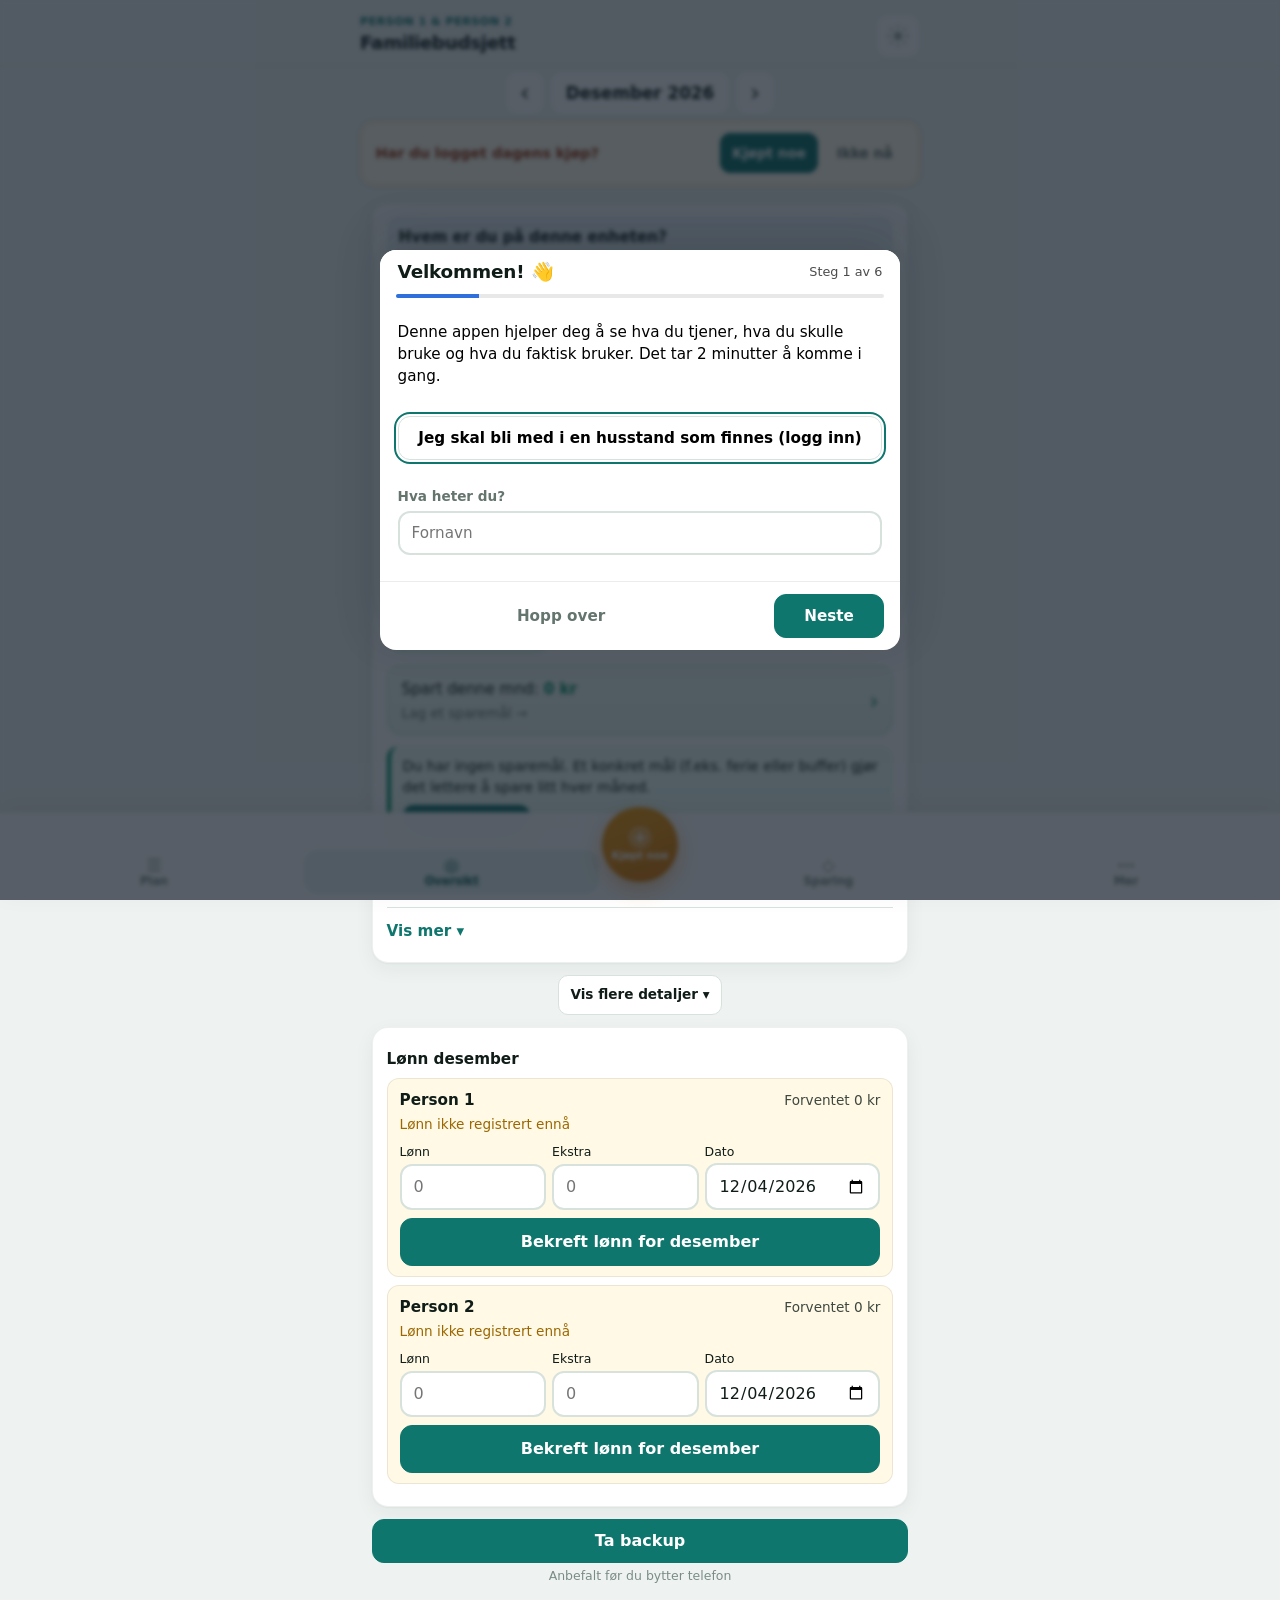
<file: index.html>
<!DOCTYPE html>
<html lang="nb">
<head>
  <meta charset="UTF-8" />
  <meta name="viewport" content="width=device-width, initial-scale=1, viewport-fit=cover" />
  <meta name="theme-color" content="#0f766e" />
  <meta name="description" content="Familiebudsjett – budsjett mot faktisk, rask logging for husstanden." />
  <meta name="apple-mobile-web-app-capable" content="yes" />
  <meta name="mobile-web-app-capable" content="yes" />
  <meta name="apple-mobile-web-app-status-bar-style" content="default" />
  <meta name="apple-mobile-web-app-title" content="Budsjett" />
  <meta name="application-name" content="Familiebudsjett" />
  <link rel="manifest" href="manifest.webmanifest" />
  <link rel="apple-touch-icon" href="icon-192.png" />
  <title>Familiebudsjett</title>
  <link rel="stylesheet" href="styles.css?v=20261102b" />
</head>
<body>
  <a class="skip-link" href="#main">Hopp til innhold</a>

  <header class="app-header">
    <div class="header-inner">
      <div>
        <p class="eyebrow header-eyebrow-dyn" id="headerEyebrow">Familie</p>
        <h1>Familiebudsjett</h1>
      </div>
      <button type="button" class="icon-btn" id="btnSettings" aria-label="Innstillinger" title="Innstillinger">
        <svg width="22" height="22" viewBox="0 0 24 24" fill="none" stroke="currentColor" stroke-width="2" aria-hidden="true">
          <circle cx="12" cy="12" r="3"/><path d="M12 1v2M12 21v2M4.2 4.2l1.4 1.4M18.4 18.4l1.4 1.4M1 12h2M21 12h2M4.2 19.8l1.4-1.4M18.4 5.6l1.4-1.4"/>
        </svg>
      </button>
    </div>
  </header>

  <div class="month-bar sticky-bar">
    <button type="button" class="month-nav" id="prevMonth" aria-label="Forrige måned">‹</button>
    <button type="button" class="month-label" id="monthLabel" aria-label="Velg måned">—</button>
    <button type="button" class="month-nav" id="nextMonth" aria-label="Neste måned">›</button>
  </div>

  <nav class="main-tabs" id="mainTabs" role="tablist" aria-label="Hovedvisning">
    <div class="main-tabs-side left" role="presentation">
      <button type="button" class="main-tab" role="tab" id="tabPlan" data-tab="plan" aria-controls="panelPlan" aria-selected="false"><span class="tab-ico" aria-hidden="true">☰</span><span class="tab-txt">Plan</span></button>
      <button type="button" class="main-tab" role="tab" id="tabOversikt" data-tab="oversikt" aria-controls="panelOversikt" aria-selected="true"><span class="tab-ico" aria-hidden="true">◎</span><span class="tab-txt">Oversikt</span></button>
    </div>
    <button type="button" class="main-tab-buy" id="fabBuy" aria-label="Kjøpt noe">
      <span class="tab-buy-plus" aria-hidden="true">+</span>
      <span class="tab-buy-label">Kjøpt noe</span>
    </button>
    <div class="main-tabs-side right" role="presentation">
      <button type="button" class="main-tab" role="tab" id="tabSparing" data-tab="sparing" aria-controls="panelSparing" aria-selected="false"><span class="tab-ico" aria-hidden="true">◇</span><span class="tab-txt">Sparing</span></button>
      <button type="button" class="main-tab" role="tab" id="tabMer" data-tab="mer" aria-controls="panelMer" aria-selected="false"><span class="tab-ico" aria-hidden="true">⋯</span><span class="tab-txt">Mer</span></button>
    </div>
  </nav>

  <div id="dayReminder" class="reminder soft-reminder" hidden>
    <p>Har du logget dagens kjøp?</p>
    <div class="reminder-actions">
      <button type="button" class="btn primary sm" id="reminderLog">Kjøpt noe</button>
      <button type="button" class="btn ghost sm" id="reminderDismiss">Ikke nå</button>
    </div>
  </div>

  <div id="missedMonthBanner" class="reminder soft-reminder missed-month-banner" hidden role="status">
    <p id="missedMonthText">En måned ble hoppet over.</p>
    <div class="reminder-actions missed-month-actions">
      <button type="button" class="btn primary sm" id="missedCopyPlan">Kopier plan</button>
      <button type="button" class="btn secondary sm" id="missedLightUse">Lett bruk</button>
      <button type="button" class="btn ghost sm" id="missedJump">Gå til måned</button>
      <button type="button" class="btn ghost sm" id="missedDismiss">Ikke nå</button>
    </div>
  </div>

  <main id="main" class="wrap">
    <!-- ——— PLAN ——— -->
    <div id="panelPlan" class="tab-panel" role="tabpanel" aria-labelledby="tabPlan" hidden>
      <div id="budgetOnboard" class="onboard-banner" hidden>
        <div class="onboard-inner">
          <p><strong>3 steg til rolig oversikt</strong></p>
          <ol class="onboard-steps">
            <li>Legg til kategorier med chips under hver person / Felles</li>
            <li>Sett forventet inntekt</li>
            <li>Sett forventet beløp</li>
          </ol>
          <button type="button" class="btn primary sm" id="btnOnboardScroll">Se kategoriforslag</button>
        </div>
      </div>

      <div id="planSafeMini" class="plan-safe-mini" hidden>
        <span class="plan-safe-label">Igjen etter budsjett</span>
        <strong id="planSafeMiniValue">—</strong>
      </div>

      <div id="planMissingIncome" class="ux-nudge" hidden role="status"></div>

      <div class="toolbar plan-toolbar">
        <button type="button" class="btn secondary" id="btnBudgetProposal" title="Lag et forslag ut fra sparemål og faktisk forbruk">💡 Lag budsjettforslag</button>
        <button type="button" class="btn secondary" id="btnCopyBudget" title="Kopier budsjettbeløp og forventet inntekt fra forrige måned">
          📋 Kopier budsjett fra forrige måned
        </button>
        <div class="sort-wrap">
          <label class="sr-only" for="sortSelect">Sorter kategorier</label>
          <select id="sortSelect" class="select">
            <option value="over">Over budsjett først</option>
            <option value="alpha">A–Å</option>
            <option value="egen">Egen rekkefølge</option>
          </select>
        </div>
      </div>

      <section class="card budget-hero compact-card" id="budgetHero" aria-labelledby="budgetHeroTitle">
        <div class="card-head">
          <h2 id="budgetHeroTitle">Budsjett denne måneden</h2>
        </div>

        <div class="budget-block" id="sectionPlanIncome" aria-labelledby="planIncTitle">
          <div class="budget-block-head">
            <h3 id="planIncTitle">Forventet inntekt</h3>
          </div>
          <div class="plan-income-grid" id="planIncomeGrid"></div>
          <div id="planIncCalcHost" class="plan-inc-calc-host">
            <div class="amount-calc" id="planIncCalc" hidden>
              <div class="amount-calc-display" data-calc-display aria-live="polite">0</div>
              <div class="amount-calc-pad" role="group" aria-label="Kalkulator for forventet inntekt">
                <button type="button" class="calc-key" data-calc-key="7">7</button>
                <button type="button" class="calc-key" data-calc-key="8">8</button>
                <button type="button" class="calc-key" data-calc-key="9">9</button>
                <button type="button" class="calc-key calc-op" data-calc-key="÷">÷</button>
                <button type="button" class="calc-key" data-calc-key="4">4</button>
                <button type="button" class="calc-key" data-calc-key="5">5</button>
                <button type="button" class="calc-key" data-calc-key="6">6</button>
                <button type="button" class="calc-key calc-op" data-calc-key="×">×</button>
                <button type="button" class="calc-key" data-calc-key="1">1</button>
                <button type="button" class="calc-key" data-calc-key="2">2</button>
                <button type="button" class="calc-key" data-calc-key="3">3</button>
                <button type="button" class="calc-key calc-op" data-calc-key="−">−</button>
                <button type="button" class="calc-key" data-calc-key="0">0</button>
                <button type="button" class="calc-key" data-calc-key=",">,</button>
                <button type="button" class="calc-key" data-calc-key="⌫" aria-label="Slett">⌫</button>
                <button type="button" class="calc-key calc-op" data-calc-key="+">+</button>
                <button type="button" class="calc-key calc-eq" data-calc-key="=">=</button>
                <button type="button" class="calc-key calc-c" data-calc-key="C">C</button>
                <button type="button" class="btn primary calc-use" data-calc-use>Bruk</button>
              </div>
              <p class="hint compact amount-calc-hint">Eller skriv direkte i feltet, f.eks. 42500+2400</p>
            </div>
          </div>
        </div>

        <div class="budget-block cat-hero" id="sectionPlanExpenses" aria-labelledby="catTitle">
          <div class="budget-block-head">
            <h3 id="catTitle">Forventede utgifter</h3>
            <button type="button" class="btn ghost sm" id="btnManageCats">Administrer</button>
          </div>
          <div id="catSpendSticky" class="cat-spend-sticky" aria-live="polite">
            <span>Forventet totalt</span>
            <strong id="catSpendStickyTotal">—</strong>
            <span class="cat-spend-break" id="catSpendStickyBreak" hidden></span>
          </div>
          <div id="categoryList" class="category-list"></div>
          <div id="categoryEmpty" class="empty empty-encourage" hidden>
            <span class="empty-icon" aria-hidden="true">✨</span>
            <p><strong>Kom i gang med kategorier</strong></p>
            <p class="hint compact">Forslag ligger under hver person og Felles – trykk for å legge til.</p>
          </div>
          <div id="catQuickAdd" class="cat-quick-add" hidden></div>
        </div>
      </section>
    </div>

    <!-- ——— OVERSIKT ——— -->
    <div id="panelOversikt" class="tab-panel" role="tabpanel" aria-labelledby="tabOversikt">
      <section class="card compact-card month-ov-card" id="monthOverviewCard" aria-label="Månedsoversikt">
        <div id="monthOverview"></div>
      </section>
      <div class="ov-details-toggle"><button type="button" class="btn sm" id="btnToggleDetails" aria-expanded="false">Vis flere detaljer ▾</button></div>
      <section class="card compact-card salary-card" id="salaryCard" aria-label="Lønnsstatus">
        <div class="salary-status" id="salaryStatus" aria-live="polite"></div>
      </section>

      <section class="card safe-spend-card compact-card" id="safeSpendCard" aria-labelledby="safeSpendTitle">
        <div class="card-head safe-spend-head">
          <h2 id="safeSpendTitle">Igjen etter budsjett</h2>
          <span class="pill blue" id="healthPill" hidden></span>
        </div>
        <p class="safe-spend-value" id="safeSpendValue">—</p>
        <p class="safe-spend-secondary" id="safeSpendSecondary" hidden></p>
        <div class="safe-spend-breakdown" id="safeSpendBreakdown" hidden></div>
        <div class="forlonn-box" id="forLonnBox" hidden></div>
        <p class="meta-line" id="safeSpendReserve" hidden>Reservert til planlagte utlegg: —</p>
        <p class="safe-spend-hint" id="safeSpendHint">Beløpet ruller automatisk: forrige pot + (lønn − utgifter). «På konto nå» er valgfri korreksjon for denne måneden — nullstilles / gjelder ikke automatisk neste mnd. Faste er allerede i banksaldo — ikke trukket på nytt.</p>
        <div class="health-meter" id="healthMeter" hidden>
          <div class="health-meter-track">
            <div class="health-meter-fill" id="healthMeterFill"></div>
          </div>
          <span class="health-meter-label" id="healthMeterLabel"></span>
        </div>
        <div class="health" id="healthSummary" hidden></div>
      </section>

      <section class="card compact-card forward-panel-card" id="forwardPanelCard" aria-labelledby="forwardPanelTitle">
        <div class="card-head">
          <h2 id="forwardPanelTitle">Fremover</h2>
        </div>
        <div class="forward-har-na" id="forwardHarNa">
          <span class="forward-label">Har nå</span>
          <strong class="forward-value" id="forwardHarNaValue">—</strong>
        </div>
        <p class="hint compact" id="forwardHarNaHint">Igjen etter budsjett denne måneden (eller bank hvis du har rettet På konto).</p>
        <h3 class="forward-sub">Hvis du følger budsjettet</h3>
        <div class="forward-months" id="forwardMonths" aria-label="Projeksjon neste måneder"></div>
        <div class="forward-milestones" id="forwardMilestones" aria-label="Milepæler">
          <div class="forward-year-summary" id="forwardOm1">
            <span class="forward-label" id="forwardOm1Label">Om 1 år</span>
            <strong class="forward-value" id="forwardOm1Value">—</strong>
          </div>
          <div class="forward-year-summary" id="forwardOm5">
            <span class="forward-label" id="forwardOm5Label">Om 5 år</span>
            <strong class="forward-value" id="forwardOm5Value">—</strong>
          </div>
          <div class="forward-year-summary" id="forwardOm12">
            <span class="forward-label" id="forwardOm12Label">Om 12 år</span>
            <strong class="forward-value" id="forwardOm12Value">—</strong>
          </div>
        </div>
        <div class="forward-pick" id="forwardPick">
          <label class="forward-pick-label" for="forwardPickYear">Se måned</label>
          <div class="forward-pick-row">
            <select id="forwardPickMonth" aria-label="Måned"></select>
            <select id="forwardPickYear" aria-label="År"></select>
          </div>
          <div class="forward-year-summary forward-pick-result" id="forwardPickResult">
            <span class="forward-label" id="forwardPickLabel">—</span>
            <strong class="forward-value" id="forwardPickValue">—</strong>
          </div>
        </div>
        <details class="forward-years-details" id="forwardYearsDetails">
          <summary>År for år</summary>
          <div class="forward-years-list" id="forwardYearsList" aria-label="Projeksjon per år"></div>
        </details>
        <p class="hint compact" id="forwardFormulaHint">Neste mnd = på konto + (lønn − utgifter). Bil o.l. er engangsutlegg i den måneden.</p>
      </section>

      
      <section class="card compact-card pa-konto-card" id="paKontoCard" aria-labelledby="kontoerTitle">
        <div class="card-head">
          <h2 id="kontoerTitle">På konto nå <em class="opt">(valgfritt)</em></h2>
        </div>
        <p class="hint compact pa-konto-lead">Valgfri korreksjon for <em>denne</em> måneden — nullstilles / gjelder ikke automatisk neste mnd. Beløpet ruller: forrige + (lønn − utgifter). Bruk <strong>Rett saldo</strong> bare hvis banken ikke stemmer.</p>
        <p class="hint compact pa-konto-new-month" id="paKontoNewMonthHint" hidden>Ny måned — feltet er tomt. Beløpet ruller automatisk. Rett saldo bare hvis banken ikke stemmer.</p>
        <div id="kontoerGrid" class="kontoer-grid pa-konto-grid"></div>
        <div class="pa-konto-samlet" id="paKontoSamlet" aria-label="Samlet husstand" hidden></div>
        <div class="kontoer-totals" id="kontoerTotals" aria-label="Totalt husstand">
          <div class="kontoer-total-row">
            <span>Totalt bruk</span>
            <strong id="totalBruk">—</strong>
          </div>
          <div class="kontoer-total-row">
            <span>Totalt spare</span>
            <strong id="totalSpare">—</strong>
          </div>
          <div class="kontoer-total-row is-grand">
            <span>Totalt alt</span>
            <strong id="totalAlt">—</strong>
          </div>
        </div>
        <div class="saldo-hero" id="saldoHeroCard" aria-label="Saldo og etter lønn">
          <div class="saldo-hero-row">
            <span class="saldo-hero-label">Nå på bruk</span>
            <strong class="saldo-hero-value" id="saldoNowBruk">—</strong>
          </div>
          <div class="saldo-hero-row is-emphasis">
            <span class="saldo-hero-label">Etter lønn <em class="opt">(plan)</em></span>
            <strong class="saldo-hero-value" id="saldoEtterLonn">—</strong>
          </div>
          <p class="hint compact saldo-hero-hint">Etter lønn = bruk + forventet inn − forventet ut. Spare er utenfor «Igjen etter budsjett».</p>
        </div>
        <div class="stat big blue" id="statForventetWrap" hidden>
          <span class="label">Forventet på konto etter</span>
          <span class="value" id="statForventet">—</span>
        </div>
        <p class="meta-line" id="paKontoUpdated" hidden></p>
        <p class="hint compact" id="kontoerHint">Velg <strong>Før lønn</strong>, <strong>Etter lønn</strong> eller <strong>På dato</strong> for når saldoen gjelder. Trykk <strong>Bekreft saldo</strong> for å lagre. Under differansen ser du hvordan <strong>forventet</strong> er regnet (forrige bruk + inn − ut − sparing − Fast auto). Mangler forrige måneds bruk, følg knappen dit først. Spare er utenfor «Igjen etter budsjett».</p>
        <div id="paKontoCalcHost" class="plan-inc-calc-host">
          <div class="amount-calc" id="paKontoCalc" hidden>
            <div class="amount-calc-display" data-calc-display aria-live="polite">0</div>
            <div class="amount-calc-pad" role="group" aria-label="Kalkulator for saldo">
              <button type="button" class="calc-key" data-calc-key="7">7</button>
              <button type="button" class="calc-key" data-calc-key="8">8</button>
              <button type="button" class="calc-key" data-calc-key="9">9</button>
              <button type="button" class="calc-key calc-op" data-calc-key="÷">÷</button>
              <button type="button" class="calc-key" data-calc-key="4">4</button>
              <button type="button" class="calc-key" data-calc-key="5">5</button>
              <button type="button" class="calc-key" data-calc-key="6">6</button>
              <button type="button" class="calc-key calc-op" data-calc-key="×">×</button>
              <button type="button" class="calc-key" data-calc-key="1">1</button>
              <button type="button" class="calc-key" data-calc-key="2">2</button>
              <button type="button" class="calc-key" data-calc-key="3">3</button>
              <button type="button" class="calc-key calc-op" data-calc-key="−">−</button>
              <button type="button" class="calc-key" data-calc-key="0">0</button>
              <button type="button" class="calc-key" data-calc-key=",">,</button>
              <button type="button" class="calc-key" data-calc-key="⌫" aria-label="Slett">⌫</button>
              <button type="button" class="calc-key calc-op" data-calc-key="+">+</button>
              <button type="button" class="calc-key calc-eq" data-calc-key="=">=</button>
              <button type="button" class="calc-key calc-c" data-calc-key="C">C</button>
              <button type="button" class="btn primary calc-use" data-calc-use>Bruk</button>
            </div>
            <p class="hint compact amount-calc-hint">Eller skriv direkte i feltet, f.eks. 12000+500</p>
          </div>
        </div>
      </section>

      <section class="card compact-card" id="plannedSpendsCard" aria-labelledby="plannedSpendsTitle">
        <div class="card-head">
          <h2 id="plannedSpendsTitle">Planlagte utlegg</h2>
          <button type="button" class="btn primary sm" id="btnPlanSpend">Planlegg utlegg</button>
        </div>
        <p class="hint compact">Reserveres også i måneder før kjøpet. Summen trekkes fra Igjen etter budsjett for valgt måned og alle senere planlagte utlegg. Unngår dobbelttelling hvis du logger samme kategori.</p>
        <p class="meta-line" id="plannedSpendsSum">Ingen reserve</p>
        <div id="plannedSpendsList" class="planned-spends-list"></div>
      </section>

      <div class="backup-banner" id="backupBanner">
        <button type="button" class="btn primary backup-btn" id="btnBackupTop">Ta backup</button>
        <p class="backup-note">Anbefalt før du bytter telefon</p>
      </div>

      <section class="card inn-ut-card compact-card" aria-labelledby="innUtTitle">
        <div class="card-head">
          <h2 id="innUtTitle">Inn og ut</h2>
        </div>
        <div class="view-tabs" id="innUtTabs" role="tablist" aria-label="Visning Inn og ut"></div>
        <p class="felles-note" id="fellesNote" hidden>Felles deles likt mellom aktive personer.</p>
        <div class="inn-ut-grid" role="group" aria-label="Inntekter og utgifter">
          <div class="inn-ut-col inn">
            <div class="inn-ut-head">
              <span class="inn-ut-badge">Inn</span>
              <button type="button" class="btn ghost xs endre-btn" id="btnEditInn" title="Gå til forventet inntekt">Endre</button>
            </div>
            <div class="inn-ut-row">
              <span class="muted">Forventet</span>
              <strong id="innPlan">—</strong>
            </div>
            <div class="inn-ut-row">
              <span class="muted">Faktisk</span>
              <strong id="innActual">—</strong>
            </div>
          </div>
          <div class="inn-ut-col ut">
            <div class="inn-ut-head">
              <span class="inn-ut-badge">Ut</span>
              <button type="button" class="btn ghost xs endre-btn" id="btnEditUt" title="Gå til forventede utgifter">Endre</button>
            </div>
            <div class="inn-ut-row">
              <span class="muted">Forventet</span>
              <strong id="utPlan">—</strong>
            </div>
            <div class="inn-ut-row">
              <span class="muted">Faktisk</span>
              <strong id="utActual">—</strong>
            </div>
            <p class="inn-ut-auto-note" id="utAutoNote" hidden></p>
          </div>
        </div>
        <div class="net-bar" id="netBar">
          <div class="net-item">
            <span class="label">Til overs (plan)</span>
            <span class="value" id="netPlan">—</span>
          </div>
          <div class="net-item">
            <span class="label">Til overs (faktisk)</span>
            <span class="value" id="netActual">—</span>
          </div>
        </div>
        <p class="net-actual-note" id="netActualNote" hidden></p>
        <div id="familyEmpty" class="empty compact" hidden>
          <span class="empty-icon" aria-hidden="true">🌱</span>
          <p>Ingen tall ennå. Sett forventet under Plan, eller trykk «Kjøpt noe».</p>
        </div>
        <p class="meta-line" id="vsPrevMonth" hidden></p>
      </section>


      <div class="person-grid" id="personGrid"></div>

      <section class="card compact-card" aria-labelledby="chartTitle">
        <div class="card-head">
          <h2 id="chartTitle">Fordeling</h2>
          <div class="seg chart-toggle" role="radiogroup" aria-label="Diagramvisning">
            <label><input type="radio" name="chartMode" value="actual" checked /><span>Faktisk</span></label>
            <label><input type="radio" name="chartMode" value="budget" /><span>Forventet</span></label>
          </div>
        </div>
        <div id="chartWrap" class="chart-wrap">
          <svg id="pieChart" viewBox="0 0 200 200" width="160" height="160" role="img" aria-label="Utgifter per kategori"></svg>
          <ul id="chartLegend" class="chart-legend"></ul>
        </div>
        <div id="chartEmpty" class="empty compact" hidden>
          <span class="empty-icon" aria-hidden="true">🥧</span>
          <p>Ingen utgifter logget ennå</p>
        </div>
      </section>
    </div>

    <!-- ——— LOGG ——— -->
    <div id="panelLogg" class="tab-panel" role="tabpanel" aria-label="Logg" hidden>
      <section class="card compact-card" aria-labelledby="txTitle">
        <div class="card-head">
          <h2 id="txTitle">Transaksjoner</h2>
        </div>
        <div class="tx-filters">
          <input type="search" id="txSearch" class="input" placeholder="Søk i notat, kategori…" autocomplete="off" />
          <select id="txFilter" class="select">
            <option value="all">Alle</option>
            <option value="expense">Utgifter</option>
            <option value="income">Inntekter</option>
            <option value="saving">Sparing</option>
          </select>
          <select id="txScope" class="select" title="Periode">
            <option value="month">Denne måneden</option>
            <option value="year">Hele året</option>
            <option value="all">Alle aktive måneder</option>
          </select>
        </div>
        <div class="tx-pager" id="txPager" hidden>
          <button type="button" class="btn ghost sm" id="txPagePrev" aria-label="Forrige side">←</button>
          <span class="tx-pager-label" id="txPagerLabel">1–40</span>
          <button type="button" class="btn ghost sm" id="txPageNext" aria-label="Neste side">→</button>
        </div>
        <div id="txList" class="tx-list"></div>
        <div id="txEmpty" class="empty" hidden>
          <span class="empty-icon" aria-hidden="true">📝</span>
          <p>Ingen kjøp logget ennå. Trykk «Kjøpt noe» når du handler.</p>
        </div>
      </section>
    </div>

    <!-- ——— SPARING ——— -->
    <div id="panelSparing" class="tab-panel" role="tabpanel" aria-labelledby="tabSparing" hidden>
      <section class="card compact-card spar-sum-card" id="sparSumCard" aria-labelledby="sparSumTitle">
        <div class="card-head"><h2 id="sparSumTitle">Denne måneden</h2></div>
        <div id="sparSum"></div>
      </section>
      <section class="card compact-card spar-recs-card" id="sparRecsCard" aria-labelledby="sparRecsTitle">
        <div class="card-head"><h2 id="sparRecsTitle">Anbefalinger</h2></div>
        <div id="sparRecs"></div>
      </section>
      <section class="card compact-card sparing-card" id="sectionSparing" aria-labelledby="sparingTitle">
        <div class="card-head">
          <h2 id="sparingTitle">Sparing</h2>
        </div>
        <p class="hint compact">Spare saldo og loggførte spareinnskudd.</p>
        <div class="view-tabs" id="sparingTabs" role="tablist" aria-label="Visning Sparing"></div>
        <div class="sparing-metrics" id="sparingMetrics" aria-live="polite">
          <div class="sparing-metric is-hero">
            <span class="sparing-metric-label">Nå</span>
            <strong class="sparing-metric-value" id="sparingNaa">—</strong>
            <span class="sparing-metric-hint" id="sparingNaaHint">Spare saldo</span>
          </div>
          <div class="sparing-metric">
            <span class="sparing-metric-label">Denne måneden</span>
            <strong class="sparing-metric-value" id="sparingMonth">—</strong>
            <span class="sparing-metric-hint">Loggførte innskudd</span>
          </div>
          <div class="sparing-metric">
            <span class="sparing-metric-label">Planlagt denne måneden</span>
            <strong class="sparing-metric-value" id="sparingPlanlagt">—</strong>
            <span class="sparing-metric-hint" id="sparingPlanlagtHint">Fra Plan → Sparing</span>
          </div>
          <div class="sparing-metric">
            <span class="sparing-metric-label">I år</span>
            <strong class="sparing-metric-value" id="sparingYear">—</strong>
            <span class="sparing-metric-hint" id="sparingYearHint">2026</span>
          </div>
          <div class="sparing-metric is-muted">
            <span class="sparing-metric-label">Totalt</span>
            <strong class="sparing-metric-value" id="sparingTotal">—</strong>
            <span class="sparing-metric-hint">Alle loggførte innskudd</span>
          </div>
        </div>
        <div class="sparing-actions">
          <button type="button" class="btn primary" id="btnSparingAdd">+ Spareinnskudd</button>
        </div>
        <p class="hint compact" id="sparingEmptyHint" hidden>Ingen spareinnskudd logget ennå. Trykk «+ Spareinnskudd», eller sett spare saldo under Oversikt → Kontoer.</p>
        <div id="sparingList" class="sparing-list" aria-label="Spareinnskudd denne måneden"></div>
      </section>

      <section class="card compact-card sparing-goals-card" id="sectionSparingGoals" aria-labelledby="sparingGoalsTitle">
        <div class="card-head">
          <h2 id="sparingGoalsTitle">Sparemål</h2>
        </div>
        <p class="hint compact">Sett et mål og spar fast kr/mnd – eller velg en dato, så regner appen ut hvor mye du må sette av. Innskudd koblet til målet teller automatisk.</p>
        <div class="sparing-actions">
          <button type="button" class="btn primary" id="btnGoalAdd">+ Nytt sparemål</button>
        </div>
        <p class="hint compact" id="goalsEmptyHint" hidden>Ingen aktive sparemål. Trykk «+ Nytt sparemål».</p>
        <div id="goalsList" class="goals-list" aria-label="Aktive sparemål"></div>
        <div class="goals-history-wrap" id="goalsHistoryWrap" hidden>
          <h3 class="goals-history-title">Fullførte / arkiverte</h3>
          <div id="goalsHistoryList" class="goals-list goals-history" aria-label="Sparemål-historikk"></div>
        </div>
      </section>

      <section class="card compact-card spar-buffer-card" id="sparBufferCard" aria-labelledby="sparBufferTitle">
        <div class="card-head"><h2 id="sparBufferTitle">Buffer</h2></div>
        <p class="hint compact">Hvor mye vil du alltid ha på konto til uforutsette ting? Mangler det, foreslås det å fylle opp over 3 måneder – og det trekkes fra «Igjen etter budsjett».</p>
        <div id="sparBuffer"></div>
      </section>
      <section class="card compact-card spar-hist-card" id="sparHistCard" aria-labelledby="sparHistTitle">
        <div class="card-head"><h2 id="sparHistTitle">Spart per måned</h2></div>
        <div id="sparHist"></div>
      </section>
      <section class="card compact-card sparing-trend-card" id="sectionSparingTrend" aria-labelledby="sparingTrendTitle">
        <div class="card-head">
          <h2 id="sparingTrendTitle">Sparing over år</h2>
        </div>
        <p class="hint compact">Sum loggførte spareinnskudd per kalenderår (inkl. arkiverte år).</p>
        <div id="sparingYearBars" class="year-bars multi-year-bars" aria-hidden="true"></div>
        <div id="sparingYearCards" class="multi-year-cards" aria-label="Sparing per år"></div>
      </section>
      <section class="card compact-card spar-tips-card" id="sparTipsCard" aria-labelledby="sparTipsTitle">
        <div class="card-head"><h2 id="sparTipsTitle">Tips for å redusere</h2></div>
        <div id="sparTips"></div>
      </section>
    </div>

    <!-- ——— MER ——— -->
    <div id="panelMer" class="tab-panel" role="tabpanel" aria-labelledby="tabMer" hidden>
      <section class="card compact-card card-set-card" id="cardSetCard" aria-labelledby="cardSetTitle">
        <div class="card-head"><h2 id="cardSetTitle">💳 Brukskort</h2></div>
        <p class="hint compact">To-konto-metoden: hver måned fører du over et fast beløp fra regningskontoen til et eget kort, og bruker det kortet til <b>alle</b> daglige kjøp (butikk, mat, kafé osv.). Regninger og faste utgifter blir på hovedkontoen. Da ser du hele tiden hvor mye som er igjen på kortet.</p>
        <div id="cardSet"></div>
      </section>
      <section class="card compact-card mer-card" aria-labelledby="merTitle">
        <div class="card-head">
          <h2 id="merTitle">Mer</h2>
        </div>
        <p class="hint compact">Snarveier til logg, familie, år, innstillinger og demo-data. Sparing har egen fane.</p>
        <div class="mer-actions">
          <button type="button" class="btn primary mer-btn" id="btnNewCatMer">+ Ny kategori</button>
          <button type="button" class="btn mer-btn" id="btnMerPlanSpend">Planlegg utlegg</button>
          <button type="button" class="btn mer-btn" id="btnMerLogg">Logg</button>
          <button type="button" class="btn mer-btn" id="btnMerPeople">Familie / Personer</button>
          <button type="button" class="btn mer-btn" id="btnMerSplitWizard">Fordeling Felles %</button>
          <button type="button" class="btn mer-btn" id="btnMerYear">År</button>
          <button type="button" class="btn ghost mer-btn" id="btnMerSparing">Sparing (fane)</button>
          <button type="button" class="btn mer-btn" id="btnMerSettings">Innstillinger</button>
          <button type="button" class="btn mer-btn" id="btnMerSync">Konto / Synk</button>
          <button type="button" class="btn primary mer-btn" id="btnMerBackup">Ta backup</button>
          <button type="button" class="btn mer-btn mer-btn-excel" id="btnFillExcel">Fyll budsjett fra Excel</button>
          <button type="button" class="btn danger ghost mer-btn" id="btnClearCategories">Fjern alle kategorier</button>
          <button type="button" class="btn danger ghost mer-btn" id="btnMerReset">Nullstill alt</button>
        </div>
        <p class="hint compact" id="merExcelHint">«Fyll budsjett fra Excel» oppretter manglende kategorier (med riktig eier) og setter forventet inntekt/utgifter for alle 12 måneder: <strong>Felles</strong> = Lån/Strøm/Internett/Forsikring, personlige variable under person 1/2. Lager ikke fake kjøp eller saldo.</p>
        <p class="hint compact">Hold ⠿ og dra for å endre kategori-rekkefølge på Plan (velg «Egen rekkefølge») eller under Administrer.</p>
      </section>

      <section class="card compact-card mer-sync-card" id="sectionMerSync" aria-labelledby="merSyncTitle">
        <div class="card-head">
          <h2 id="merSyncTitle">Konto / Synk</h2>
        </div>
        <p class="sync-lead" id="syncLead">
          Synk budsjettet mellom <strong>PC og telefon</strong> med brukernavn og passord.
          Data lagres fortsatt lokalt som sikkerhetskopi. Ingen bankkobling.
        </p>
        <div class="sync-status" id="syncStatusBox" role="status">
          <span class="sync-status-dot" aria-hidden="true"></span>
          <div class="sync-status-text">
            <span class="sync-status-label" id="syncStatusLabel">Kun lokalt</span>
            <span class="sync-status-detail" id="syncStatusDetail">Logg inn for synk mellom telefon og PC</span>
          </div>
        </div>

        <div id="syncLoggedOut" class="sync-panel">
          <div class="sync-mode" role="tablist" aria-label="Velg handling">
            <button type="button" class="sync-mode-btn is-active" id="syncModeSignup" role="tab" aria-selected="true" data-sync-mode="signup">Opprett husstand</button>
            <button type="button" class="sync-mode-btn" id="syncModeLogin" role="tab" aria-selected="false" data-sync-mode="login">Logg inn</button>
          </div>
          <p class="hint compact sync-mode-hint" id="syncModeHint">
            Opprett husstand én gang (f.eks. på PC). Deretter logger du inn på telefonen med samme brukernavn og passord.
          </p>
          <label class="field">
            <span>Brukernavn</span>
            <input type="text" id="syncUsername" class="input lg" maxlength="32" autocomplete="username" placeholder="f.eks. ola" spellcheck="false" />
          </label>
          <label class="field">
            <span>Passord</span>
            <input type="password" id="syncPassword" class="input lg" maxlength="72" autocomplete="new-password" placeholder="Minst 6 tegn" />
          </label>
          <p class="sync-form-error" id="syncFormError" hidden role="alert"></p>
          <button type="button" class="btn primary lg sync-submit" id="btnSyncSubmit">Opprett husstand</button>
          <!-- Keep ids for compatibility; hidden, driven by mode + submit -->
          <button type="button" class="btn primary" id="btnSyncLogin" hidden>Logg inn</button>
          <button type="button" class="btn" id="btnSyncSignup" hidden>Opprett husstand</button>
          <p class="hint compact" id="syncConfigHint" hidden>Synk er ikke aktiv ennå. Du kan bruke appen som vanlig – data lagres lokalt.</p>
        </div>

        <div id="syncLoggedIn" class="sync-panel" hidden>
          <p class="sync-user-line" id="syncUserLine"></p>
          <div class="sync-invite-card" id="syncInviteLine" hidden>
            <p class="sync-invite-title">Invitasjonskode til andre enhet</p>
            <p class="hint compact sync-invite-help">På telefonen: opprett egen husstandskonto <em>eller</em> logg inn med samme brukernavn – eller skriv inn koden under «Bli med».</p>
            <div class="sync-invite-row">
              <strong class="sync-invite-code" id="syncInviteCode"></strong>
              <button type="button" class="btn primary sync-copy-btn" id="btnSyncCopyInvite">Kopier kode</button>
            </div>
          </div>
          <div class="sync-join-block" id="syncJoinField">
            <label class="field">
              <span>Bli med i husstand</span>
              <input type="text" id="syncJoinCode" class="input lg" maxlength="16" autocomplete="off" placeholder="Kode fra PC / partner" spellcheck="false" />
            </label>
            <p class="hint compact">Har partneren allerede husstand? Skriv inn invitasjonskoden her.</p>
            <button type="button" class="btn" id="btnSyncJoin">Bli med med kode</button>
          </div>
          <div class="sync-actions sync-actions-logged">
            <button type="button" class="btn primary" id="btnSyncNow">Synk nå</button>
            <button type="button" class="btn ghost" id="btnSyncLogout">Logg ut</button>
          </div>
        </div>
        <p class="hint compact sync-footer-hint">Lokal sikkerhetskopi i nettleseren beholdes alltid. Ingen bankinnlogging.</p>
      </section>

      <section class="card compact-card mer-year-card" id="sectionMerYear" aria-labelledby="merYearTitle">
        <div class="card-head year-head">
          <h2 id="merYearTitle">År</h2>
          <div class="year-nav" role="group" aria-label="Velg år">
            <button type="button" class="icon-btn" id="yearOverviewPrev" aria-label="Forrige år">‹</button>
            <span id="yearOverviewLabel" class="year-overview-label">2026</span>
            <button type="button" class="icon-btn" id="yearOverviewNext" aria-label="Neste år">›</button>
          </div>
        </div>
        <p class="hint compact">Plan inn / plan ut / faktisk ut / til overs per måned. Arkiver gamle år for mindre synk-payload – aggregater beholdes.</p>
        <div id="yearArchiveBanner" class="archive-banner" hidden></div>
        <div id="yearArchiveActions" class="archive-actions"></div>
        <div id="yearOverviewBars" class="year-bars" aria-hidden="true"></div>
        <div id="yearOverviewTotals" class="year-totals"></div>
        <div class="year-table-wrap">
          <table class="year-table" id="yearOverviewTable">
            <thead>
              <tr>
                <th>Mnd</th>
                <th>Plan inn</th>
                <th>Plan ut</th>
                <th>Faktisk ut</th>
                <th>Til overs</th>
              </tr>
            </thead>
            <tbody id="yearOverviewBody"></tbody>
          </table>
        </div>
        <div class="multi-year-block">
          <h3 class="multi-year-title">Flere år</h3>
          <p class="hint compact">År-for-år: faktisk ut, til overs og sparing.</p>
          <div id="multiYearBars" class="year-bars multi-year-bars" aria-hidden="true"></div>
          <div id="multiYearCards" class="multi-year-cards" aria-label="Årsoversikt flere år"></div>
        </div>
      </section>


      <section class="card compact-card mer-people-card" id="sectionMerPeople" aria-labelledby="merPeopleTitle">
        <div class="card-head">
          <h2 id="merPeopleTitle">Familie / Personer</h2>
        </div>
        <p class="hint compact">Gi nytt navn direkte i feltet. Felles er ikke en person og kan ikke fjernes. Endre eller legg til etter behov.</p>
        <div id="merPeopleManageList" class="people-manage"></div>
        <div class="add-person-block">
          <label class="field">
            <span>Ny person</span>
            <input type="text" id="merNewPersonName" class="input lg people-add-input" maxlength="40" placeholder="Skriv navn…" autocomplete="off" />
          </label>
          <button type="button" class="btn primary lg people-add-btn" id="btnMerAddPerson">+ Legg til person</button>
        </div>
      </section>
    </div>
  </main>

  <!-- Modal: month picker -->
  <dialog id="dlgMonth" class="modal">
    <form method="dialog" class="modal-card">
      <header class="modal-head">
        <h2>Velg måned</h2>
        <button type="submit" class="icon-btn" value="cancel" aria-label="Lukk">×</button>
      </header>
      <div class="modal-body">
        <div class="year-row">
          <button type="button" class="btn ghost sm" id="yearPrev">‹</button>
          <strong id="pickYear">2026</strong>
          <button type="button" class="btn ghost sm" id="yearNext">›</button>
        </div>
        <div class="month-grid" id="monthGrid"></div>
      </div>
    </form>
  </dialog>

  <!-- Modal: kjøpt noe -->
  <dialog id="dlgExpense" class="modal">
    <form id="formExpense" class="modal-card">
      <header class="modal-head">
        <h2 id="expenseTitle">Kjøpt noe</h2>
        <button type="button" class="icon-btn" id="expenseClose" aria-label="Lukk">×</button>
      </header>
      <div class="modal-body stack">
        <input type="hidden" id="expId" />
        <label class="field">
          <div class="field-label-row">
            <span>Beløp (kr)</span>
            <button type="button" class="btn ghost xs calc-toggle" data-calc-panel="expCalc" aria-expanded="false" aria-controls="expCalc">Kalkulator</button>
          </div>
          <input id="expAmount" class="input lg amount-expr" type="text" inputmode="decimal" placeholder="0 eller 199+49" required autocomplete="off" />
        </label>
        <div class="amount-calc" id="expCalc" hidden>
          <div class="amount-calc-display" data-calc-display aria-live="polite">0</div>
          <div class="amount-calc-pad" role="group" aria-label="Kalkulator">
            <button type="button" class="calc-key" data-calc-key="7">7</button>
            <button type="button" class="calc-key" data-calc-key="8">8</button>
            <button type="button" class="calc-key" data-calc-key="9">9</button>
            <button type="button" class="calc-key calc-op" data-calc-key="÷">÷</button>
            <button type="button" class="calc-key" data-calc-key="4">4</button>
            <button type="button" class="calc-key" data-calc-key="5">5</button>
            <button type="button" class="calc-key" data-calc-key="6">6</button>
            <button type="button" class="calc-key calc-op" data-calc-key="×">×</button>
            <button type="button" class="calc-key" data-calc-key="1">1</button>
            <button type="button" class="calc-key" data-calc-key="2">2</button>
            <button type="button" class="calc-key" data-calc-key="3">3</button>
            <button type="button" class="calc-key calc-op" data-calc-key="−">−</button>
            <button type="button" class="calc-key" data-calc-key="0">0</button>
            <button type="button" class="calc-key" data-calc-key=",">,</button>
            <button type="button" class="calc-key" data-calc-key="⌫" aria-label="Slett">⌫</button>
            <button type="button" class="calc-key calc-op" data-calc-key="+">+</button>
            <button type="button" class="calc-key calc-eq" data-calc-key="=">=</button>
            <button type="button" class="calc-key calc-c" data-calc-key="C">C</button>
            <button type="button" class="btn primary calc-use" data-calc-use>Bruk</button>
          </div>
          <p class="hint compact amount-calc-hint">Eller skriv direkte i beløp, f.eks. 199+49</p>
        </div>
        <div class="amount-chips" id="expAmountChips" role="group" aria-label="Hurtigbeløp">
          <button type="button" class="amount-chip" data-amount="50">50</button>
          <button type="button" class="amount-chip" data-amount="100">100</button>
          <button type="button" class="amount-chip" data-amount="200">200</button>
          <button type="button" class="amount-chip" data-amount="500">500</button>
          <button type="button" class="amount-chip" data-amount="1000">1000</button>
        </div>
        <fieldset class="who-set">
          <legend>Hvem</legend>
          <div class="seg who-seg" id="expWhoSeg" role="radiogroup" aria-label="Hvem"></div>
        </fieldset>
        <label class="field">
          <div class="field-label-row">
            <span>Kategori</span>
            <button type="button" class="btn ghost xs" id="expNewCatToggle" aria-expanded="false" aria-controls="expNewCat">+ Ny kategori</button>
          </div>
          <select id="expCategory" class="select lg" required></select>
        </label>
        <div class="exp-new-cat" id="expNewCat" hidden>
          <input id="expNewCatName" class="input" type="text" maxlength="40" placeholder="Navn på kategori" autocomplete="off" />
          <select id="expNewCatType" class="select" aria-label="Fast eller variabel">
            <option value="variabel" selected>Variabel</option>
            <option value="fast">Fast</option>
          </select>
          <p class="hint compact" id="expNewCatOwnerHint"></p>
          <div class="exp-new-cat-actions">
            <button type="button" class="btn ghost sm" id="expNewCatCancel">Avbryt</button>
            <button type="button" class="btn primary sm" id="expNewCatSave">Legg til</button>
          </div>
        </div>
        <label class="field">
          <span>Dato</span>
          <input id="expDate" class="input" type="date" required />
        </label>
        <label class="field">
          <span>Notat <em class="opt">(valgfritt)</em></span>
          <input id="expNote" class="input" type="text" maxlength="120" placeholder="F.eks. Rema" autocomplete="off" />
        </label>
        <label class="check-row">
          <input type="checkbox" id="expOneOff" />
          <span>Engangsutgift <em class="opt">(utenfor vanlig månedsnivå)</em></span>
        </label>
        <label class="exp-stay-wrap check-row">
          <input type="checkbox" id="expStayOpen" />
          <span>Legg til mer etter lagring</span>
        </label>
      </div>
      <footer class="modal-foot">
        <button type="button" class="btn danger ghost" id="expDelete" hidden>Slett</button>
        <button type="button" class="btn ghost" id="expCancel">Avbryt</button>
        <button type="submit" class="btn primary">Lagre</button>
      </footer>
    </form>
  </dialog>

  <!-- Modal: inntekt -->
  <dialog id="dlgIncome" class="modal">
    <form id="formIncome" class="modal-card">
      <header class="modal-head">
        <h2 id="incomeTitle">Legg til inntekt</h2>
        <button type="button" class="icon-btn" id="incomeClose" aria-label="Lukk">×</button>
      </header>
      <div class="modal-body stack">
        <input type="hidden" id="incId" />
        <input type="hidden" id="incPerson" />
        <label class="field">
          <span>Type</span>
          <select id="incType" class="select lg">
            <option value="lønn">Lønn</option>
            <option value="ekstra">Ekstra</option>
          </select>
        </label>
        <label class="field">
          <div class="field-label-row">
            <span>Beløp (kr)</span>
            <button type="button" class="btn ghost xs calc-toggle" data-calc-panel="incCalc" aria-expanded="false" aria-controls="incCalc">Kalkulator</button>
          </div>
          <input id="incAmount" class="input lg amount-expr" type="text" inputmode="decimal" placeholder="0 eller 1000+500" required autocomplete="off" />
        </label>
        <div class="amount-calc" id="incCalc" hidden>
          <div class="amount-calc-display" data-calc-display aria-live="polite">0</div>
          <div class="amount-calc-pad" role="group" aria-label="Kalkulator">
            <button type="button" class="calc-key" data-calc-key="7">7</button>
            <button type="button" class="calc-key" data-calc-key="8">8</button>
            <button type="button" class="calc-key" data-calc-key="9">9</button>
            <button type="button" class="calc-key calc-op" data-calc-key="÷">÷</button>
            <button type="button" class="calc-key" data-calc-key="4">4</button>
            <button type="button" class="calc-key" data-calc-key="5">5</button>
            <button type="button" class="calc-key" data-calc-key="6">6</button>
            <button type="button" class="calc-key calc-op" data-calc-key="×">×</button>
            <button type="button" class="calc-key" data-calc-key="1">1</button>
            <button type="button" class="calc-key" data-calc-key="2">2</button>
            <button type="button" class="calc-key" data-calc-key="3">3</button>
            <button type="button" class="calc-key calc-op" data-calc-key="−">−</button>
            <button type="button" class="calc-key" data-calc-key="0">0</button>
            <button type="button" class="calc-key" data-calc-key=",">,</button>
            <button type="button" class="calc-key" data-calc-key="⌫" aria-label="Slett">⌫</button>
            <button type="button" class="calc-key calc-op" data-calc-key="+">+</button>
            <button type="button" class="calc-key calc-eq" data-calc-key="=">=</button>
            <button type="button" class="calc-key calc-c" data-calc-key="C">C</button>
            <button type="button" class="btn primary calc-use" data-calc-use>Bruk</button>
          </div>
          <p class="hint compact amount-calc-hint">Eller skriv direkte i beløp, f.eks. 199+49</p>
        </div>

        <label class="field">
          <span>Dato</span>
          <input id="incDate" class="input" type="date" required />
        </label>
        <label class="field">
          <span>Notat <em class="opt">(valgfritt)</em></span>
          <input id="incNote" class="input" type="text" maxlength="120" autocomplete="off" />
        </label>
      </div>
      <footer class="modal-foot">
        <button type="button" class="btn danger ghost" id="incDelete" hidden>Slett</button>
        <button type="button" class="btn ghost" id="incCancel">Avbryt</button>
        <button type="submit" class="btn primary">Lagre</button>
      </footer>
    </form>
  </dialog>


  
  <dialog id="dlgPlannedSpend" class="modal">
    <form id="formPlannedSpend" class="modal-card">
      <header class="modal-head">
        <h2 id="plannedSpendTitle">Planlegg utlegg</h2>
        <button type="button" class="icon-btn" id="plannedSpendClose" aria-label="Lukk">×</button>
      </header>
      <div class="modal-body stack">
        <input type="hidden" id="psId" />
        <label class="field">
          <span>Beløp (kr)</span>
          <input id="psAmount" class="input lg amount-expr" type="text" inputmode="decimal" placeholder="0" required autocomplete="off" />
        </label>
        <fieldset class="who-set">
          <legend>Hvem</legend>
          <div class="seg who-seg" id="psWhoSeg" role="radiogroup" aria-label="Hvem"></div>
        </fieldset>
        <label class="field">
          <span>Kategori <em class="opt">(valgfritt)</em></span>
          <select id="psCategory" class="select lg"></select>
        </label>
        <div class="field-row two">
          <label class="field">
            <span>År</span>
            <input id="psYear" class="input" type="number" min="2000" max="2100" required />
          </label>
          <label class="field">
            <span>Måned</span>
            <select id="psMonth" class="select" required>
              <option value="0">Januar</option>
              <option value="1">Februar</option>
              <option value="2">Mars</option>
              <option value="3">April</option>
              <option value="4">Mai</option>
              <option value="5">Juni</option>
              <option value="6">Juli</option>
              <option value="7">August</option>
              <option value="8">September</option>
              <option value="9">Oktober</option>
              <option value="10">November</option>
              <option value="11">Desember</option>
            </select>
          </label>
        </div>
        <label class="field">
          <span>Notat <em class="opt">(valgfritt)</em></span>
          <input id="psNote" class="input" type="text" maxlength="120" placeholder="F.eks. ny sofa" autocomplete="off" />
        </label>
        <p class="hint compact">Beløpet reserveres allerede i måneder før kjøpet, så du ikke overforbruker før da. Logger du et kjøp i samme kategori/hvem i mål-måneden, telles ikke dobbelt.</p>
      </div>
      <footer class="modal-foot">
        <button type="button" class="btn danger ghost" id="psDelete" hidden>Slett</button>
        <button type="button" class="btn ghost" id="psCancel">Avbryt</button>
        <button type="submit" class="btn primary">Lagre</button>
      </footer>
    </form>
  </dialog>

  <!-- Modal: sparemål -->
  <dialog id="dlgCard" class="modal">
    <div class="modal-card">
      <header class="modal-head">
        <h2 id="cardTitle">Brukskort</h2>
        <button type="button" class="icon-btn" data-close-card aria-label="Lukk">×</button>
      </header>
      <div class="modal-body" id="cardBody"></div>
    </div>
  </dialog>
  <dialog id="dlgTips" class="modal">
    <div class="modal-card">
      <header class="modal-head">
        <h2 id="tipsTitle">Tips</h2>
        <button type="button" class="icon-btn" data-close-tips aria-label="Lukk">×</button>
      </header>
      <div class="modal-body" id="tipsBody"></div>
    </div>
  </dialog>
  <dialog id="dlgGoal" class="modal">
    <form id="formGoal" class="modal-card">
      <header class="modal-head">
        <h2 id="goalTitle">Nytt sparemål</h2>
        <button type="button" class="icon-btn" id="goalClose" aria-label="Lukk">×</button>
      </header>
      <div class="modal-body stack">
        <input type="hidden" id="goalId" />
        <label class="field">
          <span>Navn</span>
          <input id="goalName" class="input lg" type="text" maxlength="60" placeholder="F.eks. Buffer, Ferie, Bil" required autocomplete="off" />
        </label>
        <label class="field">
          <span>Målbeløp (kr)</span>
          <input id="goalTarget" class="input lg amount-expr" type="text" inputmode="decimal" placeholder="0" required autocomplete="off" />
        </label>
        <fieldset class="field">
          <legend>Hvordan vil du spare?</legend>
          <div class="seg" id="goalModeSeg" role="radiogroup" aria-label="Sparemåte">
            <label><input type="radio" name="goalMode" value="monthly" checked /><span>Fast kr/mnd</span></label>
            <label><input type="radio" name="goalMode" value="date" /><span>Ferdig til dato</span></label>
          </div>
        </fieldset>
        <label class="field" id="goalMonthlyField">
          <span>Spare per måned (kr/mnd)</span>
          <input id="goalMonthly" class="input lg amount-expr" type="text" inputmode="decimal" placeholder="0" autocomplete="off" />
        </label>
        <label class="field" id="goalDateField" hidden>
          <span>Ferdig til (måned)</span>
          <input id="goalTargetDate" class="input lg" type="month" />
        </label>
        <label class="field">
          <span>Spart manuelt / start (kr)</span>
          <input id="goalSaved" class="input lg amount-expr" type="text" inputmode="decimal" placeholder="0" autocomplete="off" />
        </label>
        <p class="goal-calc" id="goalCalc" aria-live="polite"></p>
        <p class="hint compact" id="goalSavedHint">Kobling: spareinnskudd med valgt sparemål legges oppå dette tallet. ETA oppdateres automatisk.</p>
        <fieldset class="field">
          <legend>Hvem / eier</legend>
          <div class="seg who-seg" id="goalWhoSeg" role="radiogroup" aria-label="Hvem"></div>
        </fieldset>
        <div class="field" id="goalSplitField" hidden>
          <span class="field-lbl">Fordeling for felles mål (valgfritt, %)</span>
          <div class="goal-split" id="goalSplit"></div>
          <p class="hint compact">Tomt = likt delt. Brukes for å regne ut hvor mye hver av dere setter av per måned.</p>
        </div>
        <div class="goal-status-actions" id="goalStatusActions" hidden>
          <button type="button" class="btn ghost sm" id="goalMarkReached">Marker nådd</button>
          <button type="button" class="btn ghost sm" id="goalMarkAbandoned" type="button">Forlat</button>
          <button type="button" class="btn ghost sm" id="goalMarkArchived" type="button">Arkiver mål</button>
          <button type="button" class="btn ghost sm" id="goalMarkActive" type="button">Aktiver igjen</button>
        </div>
      </div>
      <footer class="modal-foot">
        <button type="button" class="btn danger ghost" id="goalDelete" hidden>Slett</button>
        <button type="button" class="btn ghost" id="goalCancel">Avbryt</button>
        <button type="submit" class="btn primary">Lagre</button>
      </footer>
    </form>
  </dialog>

  <!-- Modal: sparing -->
  <dialog id="dlgSaving" class="modal">
    <form id="formSaving" class="modal-card">
      <header class="modal-head">
        <h2 id="savingTitle">Legg til sparing</h2>
        <button type="button" class="icon-btn" id="savingClose" aria-label="Lukk">×</button>
      </header>
      <div class="modal-body stack">
        <input type="hidden" id="savId" />
        <input type="hidden" id="savPerson" />
        <label class="field">
          <div class="field-label-row">
            <span>Beløp (kr)</span>
            <button type="button" class="btn ghost xs calc-toggle" data-calc-panel="savCalc" aria-expanded="false" aria-controls="savCalc">Kalkulator</button>
          </div>
          <input id="savAmount" class="input lg amount-expr" type="text" inputmode="decimal" placeholder="0 eller 500+250" required autocomplete="off" />
        </label>
        <div class="amount-calc" id="savCalc" hidden>
          <div class="amount-calc-display" data-calc-display aria-live="polite">0</div>
          <div class="amount-calc-pad" role="group" aria-label="Kalkulator">
            <button type="button" class="calc-key" data-calc-key="7">7</button>
            <button type="button" class="calc-key" data-calc-key="8">8</button>
            <button type="button" class="calc-key" data-calc-key="9">9</button>
            <button type="button" class="calc-key calc-op" data-calc-key="÷">÷</button>
            <button type="button" class="calc-key" data-calc-key="4">4</button>
            <button type="button" class="calc-key" data-calc-key="5">5</button>
            <button type="button" class="calc-key" data-calc-key="6">6</button>
            <button type="button" class="calc-key calc-op" data-calc-key="×">×</button>
            <button type="button" class="calc-key" data-calc-key="1">1</button>
            <button type="button" class="calc-key" data-calc-key="2">2</button>
            <button type="button" class="calc-key" data-calc-key="3">3</button>
            <button type="button" class="calc-key calc-op" data-calc-key="−">−</button>
            <button type="button" class="calc-key" data-calc-key="0">0</button>
            <button type="button" class="calc-key" data-calc-key=",">,</button>
            <button type="button" class="calc-key" data-calc-key="⌫" aria-label="Slett">⌫</button>
            <button type="button" class="calc-key calc-op" data-calc-key="+">+</button>
            <button type="button" class="calc-key calc-eq" data-calc-key="=">=</button>
            <button type="button" class="calc-key calc-c" data-calc-key="C">C</button>
            <button type="button" class="btn primary calc-use" data-calc-use>Bruk</button>
          </div>
          <p class="hint compact amount-calc-hint">Eller skriv direkte i beløp, f.eks. 199+49</p>
        </div>

        <label class="field">
          <span>Dato</span>
          <input id="savDate" class="input" type="date" required />
        </label>
        <label class="field">
          <span>Sparemål <em class="opt">(valgfritt)</em></span>
          <select id="savGoal" class="select lg" aria-label="Koble til sparemål">
            <option value="">Ingen kobling</option>
          </select>
        </label>
        <label class="field">
          <span>Notat <em class="opt">(valgfritt)</em></span>
          <input id="savNote" class="input" type="text" maxlength="120" autocomplete="off" />
        </label>
      </div>
      <footer class="modal-foot">
        <button type="button" class="btn danger ghost" id="savDelete" hidden>Slett</button>
        <button type="button" class="btn ghost" id="savCancel">Avbryt</button>
        <button type="submit" class="btn primary">Lagre</button>
      </footer>
    </form>
  </dialog>

  <!-- Modal: kategorier -->
  <dialog id="dlgBudgetProposal" class="modal">
    <div class="modal-card wide">
      <header class="modal-head">
        <h2>Lag budsjettforslag</h2>
        <button type="button" class="icon-btn" id="bpClose" aria-label="Lukk">×</button>
      </header>
      <div class="modal-body">
        <div class="bp-form">
          <label id="bpPersonWrap">Hvem<select id="bpPerson" class="select"></select></label>
          <label>Måned<select id="bpMonth" class="select"></select></label>
          <label>Spare per måned<input id="bpSaving" class="input" inputmode="numeric" placeholder="f.eks. 3000" /></label>
          <label>Forventet inntekt<input id="bpIncome" class="input" inputmode="numeric" /></label>
        </div>
        <label class="bp-check"><input type="checkbox" id="bpOnward" /> Gjelder også månedene etter</label>
        <button type="button" class="btn primary" id="bpRun">Lag forslag</button>
        <div id="bpResult"></div>
        <div class="modal-actions bp-actions">
          <button type="button" class="btn ghost" id="bpCancel">Avbryt</button>
          <button type="button" class="btn primary" id="bpApply" hidden>Bruk denne planen</button>
        </div>
      </div>
    </div>
  </dialog>

  <dialog id="dlgCats" class="modal">
    <div class="modal-card wide">
      <header class="modal-head">
        <h2>Administrer kategorier</h2>
        <button type="button" class="icon-btn" id="catsClose" aria-label="Lukk">×</button>
      </header>
      <div class="modal-body">
        <form id="formNewCat" class="new-cat">
          <input id="newCatName" class="input" type="text" placeholder="Navn på kategori" maxlength="40" required />
          <select id="newCatType" class="select" aria-label="Fast eller variabel">
            <option value="fast">Fast</option>
            <option value="variabel" selected>Variabel</option>
          </select>
          <select id="newCatOwner" class="select" aria-label="Eier">
            <option value="felles">Felles</option>
          </select>
          <button type="submit" class="btn primary">+ Legg til</button>
        </form>
        <div id="catManageChips" class="cat-manage-chips" hidden></div>
        <p class="hint compact">Hold ⠿ og dra for å endre rekkefølge.</p>
        <div id="catManageList" class="cat-manage-list"></div>
      </div>
    </div>
  </dialog>

  <!-- Modal: settings -->
  <dialog id="dlgSplitWizard" class="modal">
    <div class="modal-card">
      <header class="modal-head">
        <h2>Fordeling Felles %</h2>
        <button type="button" class="icon-btn" id="splitWizardClose" aria-label="Lukk">×</button>
      </header>
      <div class="modal-body stack">
        <p class="hint compact">Sett hvordan fellesutgifter fordeles mellom personene. Gjelder alle Felles-kategorier.</p>
        <fieldset class="who-set">
          <legend>Velg fordeling</legend>
          <label class="check-row"><input type="radio" name="splitWizardMode" value="equal" checked /> <span>Lik fordeling (f.eks. 50/50)</span></label>
          <label class="check-row"><input type="radio" name="splitWizardMode" value="income" /> <span>Etter planlagt inntekt denne måneden</span></label>
          <label class="check-row"><input type="radio" name="splitWizardMode" value="custom" /> <span>Egendefinert</span></label>
        </fieldset>
        <div id="splitWizardCustom" class="split-wizard-custom" hidden></div>
        <div id="splitWizardPreview" class="split-wizard-preview" aria-live="polite"></div>
      </div>
      <footer class="modal-foot">
        <button type="button" class="btn ghost" id="splitWizardCancel">Avbryt</button>
        <button type="button" class="btn primary" id="splitWizardApply">Bruk på Felles</button>
      </footer>
    </div>
  </dialog>

  <dialog id="dlgOnboard" class="modal onb-modal">
    <div class="modal-card">
      <header class="modal-head"><h2 id="onbTitle">Velkommen</h2><span class="onb-step" id="onbStepNo"></span></header>
      <div class="onb-progress"><span id="onbProgress"></span></div>
      <div class="modal-body stack" id="onbBody"></div>
      <footer class="onb-foot">
        <button type="button" class="btn ghost" id="onbBack">Tilbake</button>
        <button type="button" class="btn ghost" id="onbSkip">Hopp over</button>
        <button type="button" class="btn primary" id="onbNext">Neste</button>
      </footer>
    </div>
  </dialog>
  <dialog id="dlgSettings" class="modal">
    <div class="modal-card">
      <header class="modal-head">
        <h2>Innstillinger</h2>
        <button type="button" class="icon-btn" id="settingsClose" aria-label="Lukk">×</button>
      </header>
      <div class="modal-body stack">
        <div class="backup-banner settings-backup">
          <button type="button" class="btn primary backup-btn" id="btnBackupSettings">Ta backup</button>
          <p class="backup-note">Anbefalt før du bytter telefon · eksporterer JSON</p>
        </div>
        <p class="hint">Data lagres lokalt i nettleseren (<code>familie-budsjett-v1</code>) som cache/backup. Valgfri sky-synk under <strong>Mer → Konto / Synk</strong>. Ingen bankinnlogging.</p>
        <label class="check-row setting-toggle">
          <input type="checkbox" id="setCopyExpected" checked />
          <span>Kopier forventet til nye måneder automatisk</span>
        </label>
        <p class="hint compact">Når du åpner en tom måned, kopieres forventet inntekt og alle kategori-budsjett fra nærmeste tidligere måned med data. Endringer du gjør blir mal for senere måneder. Allerede utfylte måneder overskrives ikke.</p>
        <label class="check-row setting-toggle">
          <input type="checkbox" id="setUseSaldoSafe" checked />
          <span>Bruk saldo i «Igjen etter budsjett»</span>
        </label>
        <p class="hint compact">Når på (anbefalt): <strong>Igjen etter budsjett</strong> = bruk − planlagte utlegg − buffer (faste allerede i banksaldo — ikke trukket på nytt). Under: «Hvis hele budsjettet brukes» = bruk − gjenstående budsjett − planlagte − buffer. Slå av for plan-formel (som fortsatt trekker Fast auto).</p>
        <label class="field setting-buffer">
          <span>Buffer som skal stå igjen på bruk</span>
          <div class="input-affix">
            <input type="text" inputmode="decimal" id="setSpendBuffer" placeholder="f.eks. 5000" autocomplete="off" />
            <span>kr</span>
          </div>
        </label>
        <p class="hint compact">Valgfritt husstandsbeløp (standard 0). Trekkes fra «Igjen etter budsjett» når saldo-formel er på.</p>
        <h3 class="settings-people-title">Hvem bruker appen?</h3>
        <div class="mode-pick">
          <button type="button" class="btn" data-mode-pick="solo">Bare meg</button>
          <button type="button" class="btn" data-mode-pick="household">Husstand (flere personer)</button>
        </div>
        <button type="button" class="btn sm" id="btnRerunWizard">Kjør Velkommen-veiviseren på nytt</button>
        <p class="hint compact"><span id="modeStatus"></span>. «Bare meg» skjuler de andre personene – ingen tall slettes, og «Husstand» legger dem tilbake. Delte regninger kan fortsatt ha «Jeg betaler X %».</p>
        <div id="meBlock" class="me-block" hidden>
          <label class="field"><span>Dette er meg på denne enheten</span>
            <select id="meSelect" class="input"></select></label>
          <p class="hint compact">Lagres bare på denne telefonen/PC-en. Oversikten åpner da på deg – alle ser fortsatt hele husstanden.</p>
        </div>
        <details class="share-help" id="shareHelp">
          <summary><strong>Bruke appen sammen på flere telefoner</strong></summary>
          <ol class="share-steps">
            <li>På enheten med budsjettet: gå til <strong>Mer → Synk</strong>, velg <strong>Opprett husstand</strong> og lag et brukernavn og passord for husstanden (gjøres én gang).</li>
            <li>Gi samboeren brukernavnet og passordet.</li>
            <li>Samboeren åpner appen på sin telefon, trykker <strong>«Jeg skal bli med i en husstand»</strong> i velkomstbildet (eller <strong>Mer → Synk</strong>), velger <strong>Logg inn</strong> og skriver inn det samme.</li>
            <li>Velg <strong>Dette er meg</strong> på hver telefon.</li>
          </ol>
          <p class="hint compact">Dere kan føre kjøp samtidig – endringer flettes per post, så ingen overskriver hverandre. Har den nye telefonen egne data fra før, lastes de ned som backup før husstandens data hentes.</p>
          <button type="button" class="btn sm" id="btnGoSync">Åpne synk</button>
        </details>
        <h3 class="settings-people-title">Personer</h3>
        <p class="hint compact">Samme liste som under <strong>Mer → Familie / Personer</strong>. Felles er ikke en person.</p>
        <div id="peopleManageList" class="people-manage"></div>
        <div class="add-person-block settings-add-person">
          <input type="text" id="newPersonName" class="input lg people-add-input" maxlength="40" placeholder="Skriv navn…" autocomplete="off" />
          <button type="button" class="btn primary people-add-btn" id="btnAddPerson">+ Legg til person</button>
        </div>
        <div class="settings-actions">
          <button type="button" class="btn" id="btnExportJson">Eksporter JSON</button>
          <button type="button" class="btn" id="btnExportCsv">Eksporter CSV (transaksjoner)</button>
          <label class="btn file-btn">
            Importer JSON
            <input type="file" id="importFile" accept="application/json,.json" hidden />
          </label>
          <button type="button" class="btn danger ghost" id="btnReset">Nullstill alt</button>
        </div>
        <p class="meta-line" id="storageInfo"></p>
      </div>
    </div>
  </dialog>

  <div id="toast" class="toast" role="status" aria-live="polite" hidden></div>

  <script src="supabase-config.js"></script>
  <script src="calc-core.js?v=20261102b"></script>
  <script src="sync-core.js"></script>
  <script src="cloud-sync.js"></script>
  <script src="app.js?v=20261102b"></script>
</body>
</html>
</file>
<file: styles.css>
/* Familiebudsjett – calm modern, mobile-first */
:root {
  --bg: #eef3f1;
  --bg-soft: #e4ece9;
  --card: #ffffff;
  --text: #0f1c18;
  --muted: #64756e;
  --border: #d7e2dd;
  --teal: #0f766e;
  --teal-dark: #0b5f59;
  --teal-bg: #e6f4f1;
  --green: #059669;
  --orange: #d97706; /* softer amber-first */
  --orange-soft: #fffbeb;
  --amber: #d97706;
  --blue: #2563eb;
  --red: #e11d48; /* softer rose-red */
  --shadow: 0 1px 2px rgba(15, 28, 24, .035), 0 6px 20px rgba(15, 28, 24, .055);
  --shadow-sm: 0 1px 2px rgba(15, 28, 24, .04);
  --radius: 16px;
  --radius-sm: 12px;
  --space: 8px;
  --tap: 44px;
  --font: "Segoe UI", system-ui, -apple-system, "Helvetica Neue", sans-serif;
  --fs-title: 1.125rem;
  --fs-body: 0.95rem;
  --fs-meta: 0.78rem;
  --safe-bottom: env(safe-area-inset-bottom, 0px);
  --safe-top: env(safe-area-inset-top, 0px);
  --tab-space: 5.5rem;
  --green-bg: #ecfdf5;
  --red-bg: #fff1f2;
  --orange-bg: #fffbeb;
  --blue-bg: #eff6ff;
  --yellow-bg: #fefce8;
}

*, *::before, *::after { box-sizing: border-box; }

html {
  -webkit-text-size-adjust: 100%;
  scroll-behavior: smooth;
}

body {
  margin: 0;
  font-family: var(--font);
  background: var(--bg);
  color: var(--text);
  line-height: 1.45;
  padding: 0 0 calc(var(--tab-space) + env(safe-area-inset-bottom));
  min-height: 100dvh;
}

button, input, select, textarea {
  font: inherit;
  color: inherit;
}

code {
  font-size: .85em;
  background: var(--bg);
  padding: .1em .35em;
  border-radius: 6px;
}

.skip-link {
  position: absolute;
  left: -9999px;
  top: 0;
  background: var(--teal);
  color: #fff;
  padding: .5rem 1rem;
  z-index: 100;
  border-radius: 0 0 8px 0;
}
.skip-link:focus { left: 0; }

.sr-only {
  position: absolute;
  width: 1px;
  height: 1px;
  padding: 0;
  margin: -1px;
  overflow: hidden;
  clip: rect(0,0,0,0);
  border: 0;
}

/* Header */
.app-header {
  position: sticky;
  top: 0;
  z-index: 25;
  background: rgba(240, 244, 243, .92);
  backdrop-filter: blur(12px);
  -webkit-backdrop-filter: blur(12px);
  border-bottom: 1px solid var(--border);
  padding: .45rem 1rem;
}

.header-inner {
  max-width: 560px;
  margin: 0 auto;
  display: flex;
  align-items: center;
  justify-content: space-between;
  gap: .75rem;
}

.eyebrow {
  margin: 0;
  font-size: .75rem;
  font-weight: 600;
  color: var(--teal);
  letter-spacing: .02em;
}

.app-header h1 {
  margin: .1rem 0 0;
  font-size: 1.2rem;
  font-weight: 750;
  letter-spacing: -.02em;
}

.icon-btn {
  min-width: var(--tap);
  min-height: var(--tap);
  border: none;
  background: var(--card);
  border-radius: 12px;
  box-shadow: var(--shadow);
  cursor: pointer;
  display: grid;
  place-items: center;
  color: var(--muted);
  padding: 0;
  flex-shrink: 0;
}
.icon-btn:hover { color: var(--text); }
.icon-btn:active { transform: scale(.96); }

/* Month bar */
.month-bar {
  display: flex;
  align-items: center;
  justify-content: center;
  gap: .45rem;
  padding: .75rem 1rem .35rem;
  max-width: 560px;
  margin: 0 auto;
}

.sticky-bar {
  position: sticky;
  top: 64px;
  z-index: 20;
  background: rgba(240, 244, 243, .94);
  backdrop-filter: blur(10px);
  -webkit-backdrop-filter: blur(10px);
  padding-bottom: .55rem;
  border-bottom: 1px solid transparent;
}

.month-nav {
  min-width: var(--tap);
  min-height: var(--tap);
  border: none;
  background: var(--card);
  border-radius: 12px;
  box-shadow: var(--shadow);
  cursor: pointer;
  font-size: 1.5rem;
  line-height: 1;
  color: var(--text);
}
.month-nav:active { transform: scale(.96); }

.month-label {
  min-height: var(--tap);
  min-width: 10.5rem;
  border: none;
  background: var(--card);
  border-radius: 12px;
  box-shadow: var(--shadow);
  cursor: pointer;
  font-size: 1.05rem;
  font-weight: 700;
  padding: 0 .9rem;
}
.month-label:hover { outline: 2px solid var(--teal-bg); }

.toolbar {
  max-width: 560px;
  margin: 0 auto;
  padding: .35rem 1rem .5rem;
  display: flex;
  gap: .5rem;
  align-items: center;
  justify-content: space-between;
  flex-wrap: wrap;
}

.sort-wrap { margin-left: auto; }

/* Reminder — soft, in content flow (never covers bottom buy) */
.reminder {
  position: relative;
  z-index: 1;
  max-width: 560px;
  margin: 0 auto .55rem;
  padding: .7rem .9rem;
  background: var(--orange-bg);
  border: 1px solid #fed7aa;
  border-radius: 14px;
  display: flex;
  flex-wrap: wrap;
  align-items: center;
  justify-content: space-between;
  gap: .55rem;
  width: calc(100% - 2rem);
  pointer-events: auto;
}
.reminder.soft-reminder {
  box-shadow: none;
}
.reminder p { margin: 0; font-weight: 600; color: #9a3412; font-size: .9rem; }
.reminder-actions { display: flex; gap: .4rem; }
.reminder[hidden] { display: none !important; }

/* Layout */
.wrap {
  max-width: 560px;
  margin: 0 auto;
  padding: 0 1rem 1rem;
  display: flex;
  flex-direction: column;
  gap: 1rem;
}

.card {
  background: var(--card);
  border-radius: var(--radius);
  box-shadow: var(--shadow);
  padding: 1.1rem 1.15rem;
}

.card-head {
  display: flex;
  align-items: center;
  justify-content: space-between;
  gap: .5rem;
  margin-bottom: .75rem;
}

.card h2, .card-head h2 {
  margin: 0;
  font-size: .78rem;
  font-weight: 700;
  text-transform: uppercase;
  letter-spacing: .06em;
  color: var(--muted);
}

.hint {
  margin: -.35rem 0 .85rem;
  font-size: .85rem;
  color: var(--muted);
}

.meta-line {
  margin: .65rem 0 0;
  font-size: .82rem;
  color: var(--muted);
}

.pill {
  display: inline-flex;
  align-items: center;
  font-size: .72rem;
  font-weight: 700;
  padding: .25rem .55rem;
  border-radius: 999px;
  text-transform: uppercase;
  letter-spacing: .04em;
}
.pill.blue { background: var(--blue-bg); color: var(--blue); }
.pill.green { background: var(--green-bg); color: var(--green); }
.pill.orange { background: var(--orange-bg); color: var(--orange); }
.pill.red { background: var(--red-bg); color: var(--red); }

/* Family stats */
.stat-grid { display: grid; gap: .55rem; }

.stat {
  display: flex;
  justify-content: space-between;
  align-items: baseline;
  gap: .75rem;
  padding: .55rem .75rem;
  border-radius: 12px;
  background: var(--bg);
}
.stat .label { color: var(--muted); font-size: .92rem; }
.stat .value {
  font-weight: 700;
  font-size: 1.1rem;
  font-variant-numeric: tabular-nums;
  text-align: right;
}
.stat.green { background: var(--green-bg); }
.stat.green .value { color: var(--green); }
.stat.orange { background: var(--orange-bg); }
.stat.orange .value { color: var(--orange); }
.stat.blue { background: var(--blue-bg); }
.stat.blue .value { color: var(--blue); }
.stat.red { background: var(--red-bg); }
.stat.red .value { color: var(--red); }
.stat.big { padding: .85rem; margin-top: .15rem; }
.stat.big .value { font-size: 1.4rem; }

.saldo-row {
  display: flex;
  flex-direction: column;
  gap: .35rem;
  padding: .6rem .75rem;
  border-radius: 12px;
  background: var(--blue-bg);
}
.saldo-row label {
  font-size: .88rem;
  color: var(--blue);
  font-weight: 600;
}
.input-affix {
  display: flex;
  align-items: center;
  gap: .45rem;
  background: #fff;
  border: 2px solid #93c5fd;
  border-radius: 10px;
  padding-right: .75rem;
}
.input-affix input {
  border: none;
  background: transparent;
  padding: .65rem .75rem;
  font-size: 1.15rem;
  font-weight: 700;
  color: var(--blue);
  width: 100%;
  min-height: calc(var(--tap) - 4px);
}
.input-affix input:focus { outline: none; }
.input-affix:focus-within { border-color: var(--blue); }
.input-affix span {
  color: var(--blue);
  font-weight: 600;
  font-size: .9rem;
  opacity: .8;
}

/* Kontoer (per-person bruk / spare) */
.kontoer-grid {
  display: flex;
  flex-direction: column;
  gap: .65rem;
  margin-bottom: .65rem;
}
.kontoer-person {
  padding: .7rem .75rem;
  border-radius: 12px;
  background: var(--bg);
  border: 1px solid var(--border);
}
.kontoer-person h3 {
  margin: 0 0 .55rem;
  font-size: .95rem;
  font-weight: 700;
}
.kontoer-fields {
  display: grid;
  grid-template-columns: 1fr 1fr;
  gap: .5rem .65rem;
}
.kontoer-fields .field {
  display: flex;
  flex-direction: column;
  gap: .25rem;
  margin: 0;
}
.kontoer-fields .field > span {
  font-size: .78rem;
  font-weight: 600;
  color: var(--muted);
}
.kontoer-fields .input-affix {
  border-color: #93c5fd;
}
.kontoer-fields .input-affix.spare {
  border-color: #a5b4fc;
}
.kontoer-fields .input-affix.spare input { color: #4338ca; }
.kontoer-fields .input-affix.spare span { color: #4338ca; }
.kontoer-fields .input-affix.spare:focus-within { border-color: #4338ca; }
.kontoer-person-sum {
  margin-top: .45rem;
  font-size: .85rem;
  color: var(--muted);
  display: flex;
  justify-content: space-between;
  font-variant-numeric: tabular-nums;
}
.kontoer-person-sum strong {
  color: var(--text);
  font-weight: 700;
}
.kontoer-totals {
  display: flex;
  flex-direction: column;
  gap: .35rem;
  padding: .55rem .15rem .35rem;
  margin-bottom: .35rem;
}
.kontoer-total-row {
  display: flex;
  justify-content: space-between;
  align-items: baseline;
  font-size: .9rem;
  color: var(--muted);
  font-variant-numeric: tabular-nums;
}
.kontoer-total-row strong {
  color: var(--text);
  font-weight: 700;
}
.kontoer-total-row.is-grand {
  padding-top: .35rem;
  border-top: 1px solid var(--border);
  font-size: .95rem;
  color: var(--text);
}
.kontoer-total-row.is-grand strong {
  font-size: 1.05rem;
}

.saldo-hero {
  margin: .35rem 0 .55rem;
  padding: .7rem .85rem;
  border-radius: var(--radius-sm, 12px);
  background: var(--teal-bg, #e6f4f1);
  border: 1px solid var(--border);
  display: flex;
  flex-direction: column;
  gap: .4rem;
}
.saldo-hero-row {
  display: flex;
  justify-content: space-between;
  align-items: baseline;
  gap: .75rem;
  font-variant-numeric: tabular-nums;
}
.saldo-hero-label {
  color: var(--muted);
  font-size: .88rem;
}
.saldo-hero-label .opt {
  font-style: normal;
  font-weight: 400;
  opacity: .85;
}
.saldo-hero-value {
  font-weight: 700;
  color: var(--text);
  font-size: 1.05rem;
}
.saldo-hero-row.is-emphasis .saldo-hero-value {
  font-size: 1.2rem;
  color: var(--teal-dark, #0b5f59);
}
.saldo-hero-value.is-neg { color: var(--red); }
.saldo-hero-value.is-muted { color: var(--muted); font-weight: 600; font-size: .95rem; }
.saldo-hero-hint { margin: .15rem 0 0; }

/* ——— På konto nå (reconciliation) ——— */
.pa-konto-card {
  border-color: #93c5fd;
  background: linear-gradient(180deg, #f8fbff 0%, var(--card, #fff) 48%);
}
.pa-konto-lead {
  margin: -.15rem 0 .65rem;
}
.pa-konto-person {
  background: #fff;
}
.pa-konto-bruk-field {
  display: flex;
  flex-direction: column;
  gap: .3rem;
  margin: 0 0 .55rem;
}
.pa-konto-bruk-field .field-label-row {
  display: flex;
  justify-content: space-between;
  align-items: center;
  gap: .5rem;
}
.pa-konto-bruk-field .field-label-row > span {
  font-size: .85rem;
  font-weight: 700;
  color: var(--text);
}
.pa-konto-bruk-input {
  border-color: #60a5fa !important;
  border-width: 2px;
}
.pa-konto-bruk-input input.pa-konto-bruk {
  font-size: 1.45rem;
  font-weight: 800;
  letter-spacing: -0.02em;
  min-height: 2.6rem;
  font-variant-numeric: tabular-nums;
}
.pa-konto-compare {
  display: flex;
  flex-direction: column;
  gap: .25rem;
  margin: .15rem 0 .35rem;
  padding: .45rem .55rem;
  border-radius: 10px;
  background: var(--bg, #f5f7fa);
  border: 1px solid var(--border);
}
.pa-konto-compare-row {
  display: flex;
  justify-content: space-between;
  align-items: baseline;
  gap: .75rem;
  font-size: .88rem;
  color: var(--muted);
  font-variant-numeric: tabular-nums;
}
.pa-konto-compare-row strong {
  color: var(--text);
  font-weight: 700;
}
.pa-konto-diff {
  margin: .2rem 0 0;
  font-size: .92rem;
  font-weight: 700;
  font-variant-numeric: tabular-nums;
}
.pa-konto-diff.is-more { color: var(--teal-dark, #0b5f59); }
.pa-konto-diff.is-less { color: var(--red, #c0392b); }
.pa-konto-diff.is-ok { color: var(--teal-dark, #0b5f59); }
.pa-konto-diff.is-muted { color: var(--muted); font-weight: 600; font-size: .82rem; }
.pa-konto-diff-action {
  margin: .15rem 0 0;
}
.pa-konto-diff-action .pa-konto-log-buy {
  font-size: .78rem;
}
.pa-konto-etter {
  margin: .2rem 0 .35rem;
  font-size: .82rem;
  color: var(--muted);
}
.pa-konto-etter strong {
  color: var(--text);
  font-weight: 700;
  font-variant-numeric: tabular-nums;
}
.pa-konto-spare {
  margin: .25rem 0 .35rem;
}
.pa-konto-spare summary {
  cursor: pointer;
  font-size: .82rem;
  font-weight: 600;
  color: var(--muted);
  list-style: none;
}
.pa-konto-spare summary::-webkit-details-marker { display: none; }
.pa-konto-spare summary::before {
  content: "▸ ";
  color: #6366f1;
}
.pa-konto-spare[open] summary::before { content: "▾ "; }
.pa-konto-spare .field {
  margin-top: .4rem;
}
.pa-konto-samlet {
  margin: .35rem 0 .55rem;
  padding: .7rem .75rem;
  border-radius: 12px;
  background: #eef6ff;
  border: 1px solid #bfdbfe;
}
.pa-konto-samlet h3 {
  margin: 0 0 .4rem;
  font-size: .95rem;
  font-weight: 800;
}
#paKontoUpdated {
  margin: .25rem 0 .1rem;
  font-size: .8rem;
}

.pa-konto-when-badge {
  margin: -.15rem 0 .45rem;
  font-size: .78rem;
  font-weight: 700;
  color: #1d4ed8;
  letter-spacing: 0.01em;
}
.pa-konto-when-seg {
  margin: 0 0 .55rem;
  grid-template-columns: 1fr 1fr 1fr;
  gap: .3rem;
}
.pa-konto-when-seg label {
  min-height: 2.35rem;
  font-size: .78rem;
  font-weight: 700;
  padding: .2rem .25rem;
  text-align: center;
  line-height: 1.15;
}
.pa-konto-when-seg label:has(input:checked) {
  border-color: #3b82f6;
  background: #eff6ff;
  color: #1d4ed8;
}
.pa-konto-asof-field {
  display: flex;
  flex-direction: column;
  gap: .25rem;
  margin: 0 0 .55rem;
}
.pa-konto-asof-field > span {
  font-size: .82rem;
  font-weight: 700;
  color: var(--text);
}
.pa-konto-asof {
  min-height: 2.4rem;
  border: 2px solid #93c5fd;
  border-radius: 10px;
  padding: .35rem .55rem;
  font-size: 1rem;
  font-weight: 600;
  background: #fff;
  color: var(--text);
  max-width: 100%;
}

.pa-konto-confirm {
  margin-top: .45rem;
  width: 100%;
  min-height: 2.55rem;
  font-weight: 800;
  letter-spacing: 0.01em;
}
.pa-konto-breakdown {
  margin: .45rem 0 0;
  padding-top: .35rem;
  border-top: 1px dashed var(--border, #d0d7de);
}
.pa-konto-breakdown > summary {
  cursor: pointer;
  font-size: .78rem;
  font-weight: 700;
  color: #1d4ed8;
  list-style: none;
}
.pa-konto-breakdown > summary::-webkit-details-marker { display: none; }
.pa-konto-breakdown > summary::before {
  content: "▸ ";
  color: #3b82f6;
}
.pa-konto-breakdown[open] > summary::before { content: "▾ "; }
.pa-konto-breakdown-rows {
  display: flex;
  flex-direction: column;
  gap: .18rem;
  margin-top: .35rem;
}
.pa-konto-breakdown-row {
  display: flex;
  justify-content: space-between;
  align-items: baseline;
  gap: .75rem;
  font-size: .8rem;
  color: var(--muted);
  font-variant-numeric: tabular-nums;
}
.pa-konto-breakdown-row strong {
  color: var(--text);
  font-weight: 700;
}
.pa-konto-breakdown-row.is-eq {
  margin-top: .2rem;
  padding-top: .25rem;
  border-top: 1px solid var(--border, #d0d7de);
  font-weight: 700;
  color: var(--text);
}
.pa-konto-breakdown-row.is-eq strong {
  font-size: .92rem;
}
.pa-konto-breakdown-hint {
  margin: .3rem 0 0;
}
.pa-konto-missing-prev {
  margin-top: .35rem;
  display: flex;
  flex-direction: column;
  gap: .35rem;
  align-items: flex-start;
}
.pa-konto-missing-prev .pa-konto-diff {
  margin: 0;
}
.pa-konto-missing-prev .btn {
  margin-top: .1rem;
}

@media (max-width: 480px) {
  .pa-konto-when-seg label {
    font-size: .72rem;
    min-height: 2.5rem;
  }
}


@media (max-width: 480px) {
  .pa-konto-bruk-input input.pa-konto-bruk {
    font-size: 1.35rem;
  }
}


.setting-buffer {
  margin-top: .35rem;
}
.setting-buffer > span {
  display: block;
  margin-bottom: .35rem;
  font-size: .92rem;
  font-weight: 600;
}


.health {
  margin-top: .75rem;
  padding: .75rem .85rem;
  border-radius: 12px;
  background: var(--bg);
  font-size: .9rem;
}
.health strong { font-weight: 700; }
.health ul {
  margin: .4rem 0 0;
  padding-left: 1.1rem;
  color: var(--muted);
}
.health li { margin: .2rem 0; }

/* Person cards */
.person-grid {
  display: grid;
  gap: 1rem;
}
@media (min-width: 500px) {
  .person-grid { grid-template-columns: 1fr 1fr; }
}

.person-card {
  background: var(--card);
  border-radius: var(--radius);
  box-shadow: var(--shadow);
  padding: 1rem 1.05rem;
}
.person-card h3 {
  margin: 0 0 .7rem;
  font-size: 1.05rem;
}
.name-a { color: #0e7490; }
.name-b { color: #7c3aed; }

.person-rows {
  display: flex;
  flex-direction: column;
  gap: .35rem;
}
.person-row {
  display: flex;
  justify-content: space-between;
  font-size: .93rem;
  padding: .2rem 0;
}
.person-row .amt {
  font-weight: 600;
  font-variant-numeric: tabular-nums;
}
.person-row.income .amt { color: var(--green); }
.person-row.expense .amt { color: var(--orange); }
.person-row.spare .amt { color: var(--blue); }
.person-row.result {
  border-top: 1px solid var(--border);
  margin-top: .3rem;
  padding-top: .5rem;
  font-weight: 700;
}
.person-row.result.pos .amt { color: var(--green); }
.person-row.result.neg .amt { color: var(--red); }

.person-actions {
  display: flex;
  gap: .4rem;
  margin-top: .75rem;
  flex-wrap: wrap;
}

/* Buttons */
.btn {
  display: inline-flex;
  align-items: center;
  justify-content: center;
  gap: .35rem;
  min-height: var(--tap);
  padding: .5rem 1rem;
  border: 1px solid var(--border);
  border-radius: 12px;
  background: var(--card);
  font-weight: 650;
  cursor: pointer;
  text-align: center;
}
.btn:active { transform: scale(.97); }
.btn.sm {
  min-height: 40px;
  padding: .35rem .7rem;
  font-size: .85rem;
  border-radius: 10px;
}
.btn.xs {
  min-height: 28px;
  padding: .15rem .45rem;
  font-size: .72rem;
  border-radius: 8px;
  font-weight: 700;
}
.btn.primary {
  background: var(--teal);
  color: #fff;
  border-color: var(--teal);
}
.btn.ghost {
  background: transparent;
  color: var(--muted);
  border-color: transparent;
  box-shadow: none;
}
.btn.ghost:hover { background: var(--bg); color: var(--text); }
.btn.green {
  background: var(--green-bg);
  color: var(--green);
  border-color: #a7f3d0;
  flex: 1;
}
.btn.blue {
  background: var(--blue-bg);
  color: var(--blue);
  border-color: #bfdbfe;
  flex: 1;
}
.btn.danger { color: var(--red); }
.btn.danger.ghost { background: transparent; border-color: transparent; }
.btn.file-btn { position: relative; overflow: hidden; cursor: pointer; }

.select, .input {
  width: 100%;
  min-height: var(--tap);
  border: 2px solid var(--border);
  border-radius: 12px;
  padding: .55rem .75rem;
  background: #fff;
}
.select:focus, .input:focus {
  outline: none;
  border-color: var(--teal);
}
.select.lg, .input.lg {
  font-size: 1.05rem;
  font-weight: 600;
}
#expAmount, #incAmount, #savAmount {
  font-size: 1.55rem;
  font-weight: 750;
  text-align: center;
}
#expAmount { color: var(--orange); }
#incAmount { color: var(--green); }
#savAmount { color: var(--blue); }

.toolbar .select {
  width: auto;
  min-width: 10rem;
  min-height: 40px;
  font-size: .88rem;
}

/* Empty */
.empty {
  text-align: center;
  padding: 1.35rem 1rem;
  color: var(--muted);
}
.empty-icon {
  font-size: 1.8rem;
  display: block;
  margin-bottom: .4rem;
}
.empty p { margin: 0; font-size: .95rem; }

/* Categories */
.category-list {
  display: flex;
  flex-direction: column;
  gap: .65rem;
}

.cat-group-label {
  font-size: .72rem;
  font-weight: 700;
  text-transform: uppercase;
  letter-spacing: .05em;
  color: var(--muted);
  margin: .35rem 0 .1rem;
  padding-left: .15rem;
}
.cat-group-label:first-child { margin-top: 0; }

.cat-row {
  background: var(--bg);
  border-radius: 14px;
  padding: .75rem .8rem .7rem;
  border: 1px solid transparent;
  transition: border-color .15s;
}
.cat-row.over {
  background: var(--red-bg);
  border-color: #fecaca;
}
.cat-row.under {
  /* calm default */
}
.cat-row.exact {
  background: var(--green-bg);
}

.cat-row-top {
  display: flex;
  justify-content: space-between;
  align-items: flex-start;
  gap: .5rem;
  margin-bottom: .45rem;
}
.cat-name {
  font-weight: 700;
  font-size: .98rem;
}
.cat-meta {
  font-size: .75rem;
  color: var(--muted);
  margin-top: .1rem;
}
.cat-amounts {
  text-align: right;
  font-variant-numeric: tabular-nums;
}
.cat-actual {
  font-weight: 750;
  font-size: 1.02rem;
  color: var(--orange);
}
.cat-row.over .cat-actual { color: var(--red); }
.cat-remain {
  font-size: .78rem;
  color: var(--muted);
}
.cat-remain.ok { color: var(--green); }
.cat-remain.bad { color: var(--red); font-weight: 650; }

.cat-budget-row {
  display: flex;
  align-items: center;
  gap: .5rem;
  margin-bottom: .55rem;
  flex-wrap: wrap;
}
.cat-budget-row label {
  font-size: .88rem;
  color: var(--text);
  white-space: nowrap;
  font-weight: 700;
  flex: 1 1 auto;
  min-width: 8rem;
}
.cat-budget-row input {
  flex: 1 1 8rem;
  min-height: 52px;
  border: 2px solid #fdba74;
  border-radius: 12px;
  padding: .5rem .75rem;
  font-weight: 750;
  font-size: 1.2rem;
  font-variant-numeric: tabular-nums;
  background: #fff;
  max-width: none;
  margin-left: 0;
  color: var(--orange);
  box-shadow: 0 0 0 3px rgba(234, 88, 12, .06);
}
.cat-budget-row input:focus {
  outline: none;
  border-color: var(--teal);
  box-shadow: 0 0 0 3px rgba(15, 118, 110, .15);
}
.cat-budget-row .unit {
  font-size: .85rem;
  color: var(--muted);
  font-weight: 650;
}
.cat-row-grid {
  display: grid;
  grid-template-columns: 1fr auto;
  gap: .35rem .65rem;
  align-items: start;
}
.cat-fact-label {
  font-size: .72rem;
  color: var(--muted);
  text-transform: uppercase;
  letter-spacing: .04em;
  font-weight: 700;
}

.progress {
  height: 8px;
  background: #e5ebe8;
  border-radius: 999px;
  overflow: hidden;
}
.progress > span {
  display: block;
  height: 100%;
  border-radius: 999px;
  background: var(--green);
  transition: width .25s ease;
}
.progress.over > span { background: var(--red); }
.progress.warn > span { background: var(--orange); }

/* Transactions */
.tx-filters {
  display: grid;
  grid-template-columns: 1fr auto;
  gap: .45rem;
  margin-bottom: .75rem;
}
.tx-list {
  display: flex;
  flex-direction: column;
  gap: .45rem;
}
.tx-item {
  display: grid;
  grid-template-columns: 1fr auto;
  gap: .1rem .65rem;
  padding: .7rem .8rem;
  background: var(--bg);
  border-radius: 12px;
  cursor: pointer;
  border: 1px solid transparent;
  text-align: left;
  width: 100%;
  font: inherit;
  color: inherit;
}
.tx-item:hover { border-color: var(--border); }
.tx-item:active { transform: scale(.99); }
.tx-item .title { font-weight: 650; font-size: .95rem; }
.tx-item .meta { font-size: .78rem; color: var(--muted); grid-column: 1; }
.tx-item .amount {
  font-weight: 750;
  font-variant-numeric: tabular-nums;
  text-align: right;
}
.tx-item .amount.expense { color: var(--orange); }
.tx-item .amount.income { color: var(--green); }
.tx-item .amount.saving { color: var(--blue); }

/* Legacy FAB (unused — «Kjøpt noe» lives in tab bar) */
.fab { display: none !important; }

/* Dialogs / modals */
.modal {
  border: none;
  padding: 0;
  background: transparent;
  max-width: 100%;
  max-height: 100%;
  width: 100%;
  margin: 0;
}
.modal::backdrop {
  background: rgba(15, 23, 42, .48);
}
.modal[open] {
  display: flex;
  align-items: flex-end;
  justify-content: center;
  width: 100vw;
  height: 100dvh;
  max-width: 100vw;
  max-height: 100dvh;
}

.modal-card {
  background: var(--card);
  width: 100%;
  max-width: 520px;
  max-height: 92dvh;
  overflow: auto;
  border-radius: 20px 20px 0 0;
  padding: 0;
  box-shadow: 0 -8px 40px rgba(0,0,0,.15);
  display: flex;
  flex-direction: column;
}
.modal-card.wide { max-width: 560px; }

@media (min-width: 560px) {
  .modal[open] { align-items: center; padding: 1rem; }
  .modal-card {
    border-radius: 20px;
    max-height: min(90dvh, 720px);
  }
}

.modal-head {
  display: flex;
  align-items: center;
  justify-content: space-between;
  gap: .5rem;
  padding: 1rem 1.1rem .5rem;
  position: sticky;
  top: 0;
  background: var(--card);
  z-index: 1;
}
.modal-head h2 {
  margin: 0;
  font-size: 1.15rem;
  font-weight: 750;
  text-transform: none;
  letter-spacing: -.01em;
  color: var(--text);
}
.modal-body {
  padding: .5rem 1.1rem 1rem;
}
.modal-body.stack {
  display: flex;
  flex-direction: column;
  gap: .85rem;
}
.modal-foot {
  display: flex;
  gap: .45rem;
  padding: .75rem 1.1rem calc(1rem + env(safe-area-inset-bottom));
  border-top: 1px solid var(--border);
  position: sticky;
  bottom: 0;
  background: var(--card);
  flex-wrap: wrap;
}
.modal-foot .btn { flex: 1; }
.modal-foot .btn.danger { flex: 0 0 auto; }

.field {
  display: flex;
  flex-direction: column;
  gap: .35rem;
}
.field > span {
  font-size: .85rem;
  font-weight: 650;
  color: var(--muted);
}
.opt { font-style: normal; font-weight: 400; opacity: .75; }

.who-set {
  border: none;
  margin: 0;
  padding: 0;
}
.who-set legend {
  font-size: .85rem;
  font-weight: 650;
  color: var(--muted);
  margin-bottom: .4rem;
  padding: 0;
}

.seg {
  display: grid;
  grid-template-columns: 1fr 1fr 1fr;
  gap: .4rem;
}
.seg label {
  display: flex;
  align-items: center;
  justify-content: center;
  min-height: var(--tap);
  border: 2px solid var(--border);
  border-radius: 12px;
  cursor: pointer;
  font-weight: 650;
  font-size: .9rem;
  margin: 0;
}
.seg input { position: absolute; opacity: 0; pointer-events: none; }
.seg label:has(input:checked) {
  border-color: var(--teal);
  background: var(--teal-bg);
  color: var(--teal);
}

.year-row {
  display: flex;
  align-items: center;
  justify-content: center;
  gap: .75rem;
  margin-bottom: .85rem;
}
.month-grid {
  display: grid;
  grid-template-columns: repeat(3, 1fr);
  gap: .45rem;
}
.month-grid button {
  min-height: 48px;
  border: 1.5px solid var(--border);
  background: var(--bg);
  border-radius: 12px;
  cursor: pointer;
  font-weight: 650;
  font-size: .9rem;
}
.month-grid button.current {
  border-color: var(--teal);
  background: var(--teal-bg);
  color: var(--teal);
}
.month-grid button:hover { border-color: var(--teal); }

.new-cat {
  display: grid;
  grid-template-columns: 1fr;
  gap: .45rem;
  margin-bottom: 1rem;
  padding-bottom: 1rem;
  border-bottom: 1px solid var(--border);
}
@media (min-width: 480px) {
  .new-cat {
    grid-template-columns: 1.4fr .9fr .9fr auto;
    align-items: center;
  }
}

.cat-manage-list {
  display: flex;
  flex-direction: column;
  gap: .5rem;
}
.cat-manage-item {
  display: grid;
  gap: .45rem;
  padding: .75rem;
  background: var(--bg);
  border-radius: 12px;
}
.cat-manage-item.archived { opacity: .55; }
.cat-manage-top {
  display: flex;
  gap: .4rem;
  align-items: center;
  flex-wrap: wrap;
}
.cat-manage-top input[type="text"] {
  flex: 1;
  min-width: 6rem;
  min-height: 40px;
  border: 1.5px solid var(--border);
  border-radius: 8px;
  padding: .35rem .55rem;
  font-weight: 650;
  background: #fff;
}
.cat-manage-controls {
  display: flex;
  flex-wrap: wrap;
  gap: .35rem;
  align-items: center;
}
.cat-manage-controls select {
  min-height: 36px;
  border: 1.5px solid var(--border);
  border-radius: 8px;
  padding: .25rem .4rem;
  background: #fff;
  font-size: .85rem;
}
.chk {
  display: inline-flex;
  align-items: center;
  gap: .3rem;
  font-size: .82rem;
  color: var(--muted);
  font-weight: 600;
  cursor: pointer;
  user-select: none;
}
.chk input { width: 1rem; height: 1rem; accent-color: var(--teal); }

.settings-actions {
  display: flex;
  flex-direction: column;
  gap: .5rem;
}
.settings-actions .btn { width: 100%; justify-content: center; }

/* Toast */
.toast {
  position: fixed;
  left: 50%;
  transform: translateX(-50%);
  bottom: calc(5.2rem + env(safe-area-inset-bottom));
  z-index: 60;
  background: #1e293b;
  color: #fff;
  padding: .7rem 1.1rem;
  border-radius: 12px;
  font-weight: 600;
  font-size: .92rem;
  box-shadow: 0 8px 24px rgba(0,0,0,.2);
  max-width: min(90vw, 360px);
  text-align: center;
}
.toast[hidden] { display: none !important; }


/* Inn vs Ut */
.inn-ut-card { padding-bottom: 1rem; }
.inn-ut-grid {
  display: grid;
  grid-template-columns: 1fr 1fr;
  gap: .65rem;
}
.inn-ut-col {
  border-radius: 14px;
  padding: .85rem .8rem;
  display: flex;
  flex-direction: column;
  gap: .45rem;
}
.inn-ut-col.inn {
  background: var(--green-bg);
  border: 1px solid #a7f3d0;
}
.inn-ut-col.ut {
  background: var(--orange-bg);
  border: 1px solid #fed7aa;
}
.inn-ut-head {
  display: flex;
  align-items: baseline;
  gap: .45rem;
  margin-bottom: .15rem;
}
.inn-ut-badge {
  font-size: 1.15rem;
  font-weight: 800;
  letter-spacing: -.02em;
}
.inn-ut-col.inn .inn-ut-badge { color: var(--green); }
.inn-ut-col.ut .inn-ut-badge { color: var(--orange); }
.inn-ut-sub {
  font-size: .78rem;
  color: var(--muted);
  font-weight: 600;
}
.inn-ut-row {
  display: flex;
  justify-content: space-between;
  align-items: baseline;
  gap: .35rem;
  font-variant-numeric: tabular-nums;
}
.inn-ut-row .muted {
  font-size: .8rem;
  color: var(--muted);
}
.inn-ut-col.inn strong { color: var(--green); font-size: 1.05rem; }
.inn-ut-col.ut strong { color: var(--orange); font-size: 1.05rem; }

.net-bar {
  display: grid;
  grid-template-columns: 1fr 1fr;
  gap: .55rem;
  margin-top: .75rem;
}
.net-item {
  background: var(--bg);
  border-radius: 12px;
  padding: .7rem .75rem;
  display: flex;
  flex-direction: column;
  gap: .2rem;
}
.net-item .label {
  font-size: .78rem;
  color: var(--muted);
  font-weight: 650;
}
.net-item .value {
  font-weight: 800;
  font-size: 1.15rem;
  font-variant-numeric: tabular-nums;
  color: var(--blue);
}
.net-item.pos .value { color: var(--green); }
.net-item.neg .value { color: var(--red); }

.empty.compact { padding: .9rem .5rem .2rem; }

/* Planned income */
.plan-income-grid {
  display: grid;
  gap: .85rem;
}
@media (min-width: 500px) {
  .plan-income-grid { grid-template-columns: 1fr 1fr; }
}
.plan-person {
  background: var(--bg);
  border-radius: 14px;
  padding: .9rem .85rem;
  display: flex;
  flex-direction: column;
  gap: .65rem;
}
.plan-person h3 {
  margin: 0;
  font-size: 1.02rem;
}
.input-affix.green {
  border-color: #6ee7b7;
  background: #fff;
}
.input-affix.green input { color: var(--green); }
.input-affix.green span { color: var(--green); }
.input-affix.green:focus-within { border-color: var(--green); }

/* Planlagt sparing (Plan → inntekt-grid) */
.plan-person .input-affix.spare {
  border-color: #c7d2fe;
  background: #eef2ff;
}
.plan-person .input-affix.spare input { color: #4338ca; }
.plan-person .input-affix.spare span { color: #4338ca; }
.plan-person .input-affix.spare:focus-within { border-color: #4338ca; }
.plan-sparing-hint {
  display: block;
  margin-top: .2rem;
  font-size: .72rem;
  color: var(--muted);
}

.plan-inc-input {
  font-size: 1.25rem !important;
  font-weight: 750 !important;
  min-height: calc(var(--tap) - 2px);
}
.plan-vs {
  font-size: .85rem;
  color: var(--muted);
  padding-top: .15rem;
}
.plan-vs strong {
  color: var(--green);
  font-variant-numeric: tabular-nums;
}

/* Chart */
.chart-toggle {
  grid-template-columns: 1fr 1fr;
  min-width: 9.5rem;
}
.chart-toggle label {
  min-height: 36px;
  font-size: .8rem;
  padding: 0 .35rem;
}
.chart-wrap {
  display: flex;
  flex-direction: column;
  align-items: center;
  gap: 1rem;
}
@media (min-width: 420px) {
  .chart-wrap {
    flex-direction: row;
    align-items: flex-start;
    justify-content: center;
  }
}
#pieChart {
  flex-shrink: 0;
  max-width: 200px;
  width: 100%;
  height: auto;
}
.chart-legend {
  list-style: none;
  margin: 0;
  padding: 0;
  width: 100%;
  display: flex;
  flex-direction: column;
  gap: .4rem;
}
.chart-legend li {
  display: grid;
  grid-template-columns: auto 1fr auto;
  gap: .45rem;
  align-items: center;
  font-size: .88rem;
  font-variant-numeric: tabular-nums;
}
.chart-swatch {
  width: .85rem;
  height: .85rem;
  border-radius: 4px;
  flex-shrink: 0;
}
.chart-legend .name {
  font-weight: 650;
  overflow: hidden;
  text-overflow: ellipsis;
  white-space: nowrap;
}
.chart-legend .amt {
  color: var(--muted);
  font-weight: 600;
  text-align: right;
  white-space: nowrap;
}
.chart-legend .pct {
  color: var(--muted);
  font-size: .78rem;
  grid-column: 2 / -1;
  margin-top: -.25rem;
}

.cat-group-label {
  display: flex;
  align-items: center;
  justify-content: space-between;
  gap: .5rem;
  margin-top: .85rem !important;
  margin-bottom: .35rem !important;
  padding: .35rem .15rem;
  border-bottom: 1px solid var(--border);
}
.cat-group-label .group-sum {
  font-weight: 650;
  text-transform: none;
  letter-spacing: 0;
  color: var(--orange);
  font-variant-numeric: tabular-nums;
}

@media (prefers-reduced-motion: reduce) {
  *, *::before, *::after {
    transition: none !important;
    scroll-behavior: auto !important;
  }
}


/* ——— Budget-first UX ——— */
.onboard-banner {
  background: linear-gradient(135deg, var(--teal-bg), #fff);
  border: 1px solid #99f6e4;
  border-radius: 16px;
  padding: .95rem 1rem;
  box-shadow: var(--shadow);
}
.onboard-inner {
  display: flex;
  flex-wrap: wrap;
  align-items: center;
  justify-content: space-between;
  gap: .75rem;
}
.onboard-inner p {
  margin: 0;
  font-size: .95rem;
  color: var(--text);
  flex: 1 1 12rem;
  line-height: 1.35;
}

.budget-hero {
  border: 2px solid #99f6e4;
  background: linear-gradient(180deg, #f0fdfa 0%, #ffffff 42%);
  scroll-margin-top: 7.5rem;
}
.budget-hero > .card-head h2 {
  font-size: 1.22rem;
}
.hero-hint {
  margin: -.15rem 0 1rem;
  font-size: .95rem;
  color: var(--text);
  font-weight: 550;
}

.budget-block {
  margin-top: .35rem;
  padding-top: 1rem;
  border-top: 1px solid var(--border);
}
.budget-block:first-of-type {
  border-top: none;
  padding-top: .15rem;
  margin-top: 0;
}
.budget-block-head {
  display: flex;
  align-items: center;
  justify-content: space-between;
  gap: .5rem;
  margin-bottom: .35rem;
}
.budget-block-head h3 {
  margin: 0;
  font-size: 1.05rem;
  font-weight: 750;
}
.hint.compact {
  margin: 0 0 .75rem;
  font-size: .86rem;
}

.cat-spend-sticky {
  position: sticky;
  top: 118px;
  z-index: 15;
  display: flex;
  align-items: center;
  justify-content: space-between;
  gap: .5rem;
  background: rgba(255, 247, 237, .96);
  border: 1px solid #fed7aa;
  border-radius: 12px;
  padding: .55rem .75rem;
  margin-bottom: .75rem;
  backdrop-filter: blur(8px);
  -webkit-backdrop-filter: blur(8px);
  box-shadow: 0 2px 10px rgba(15, 23, 42, .06);
  font-size: .88rem;
  color: var(--muted);
  font-weight: 650;
}
.cat-spend-sticky strong {
  color: var(--orange);
  font-size: 1.05rem;
  font-variant-numeric: tabular-nums;
}

.inn-ut-head {
  flex-wrap: wrap;
}
.endre-btn {
  margin-left: auto;
  color: var(--teal) !important;
  text-decoration: underline;
  text-underline-offset: 2px;
  padding-inline: .35rem !important;
}
.inn-ut-col.inn .endre-btn { color: var(--green) !important; }
.inn-ut-col.ut .endre-btn { color: var(--orange) !important; }

#sectionPlanIncome,
#sectionPlanExpenses {
  scroll-margin-top: 7.5rem;
}

.cat-hero .hint { margin-bottom: .65rem; }

/* ——— Dialog fallback (iOS Safari / file://) ——— */
body.modal-open {
  overflow: hidden;
  touch-action: none;
}
dialog.modal.is-open {
  display: flex !important;
  position: fixed;
  inset: 0;
  z-index: 3000;
  width: 100%;
  height: 100%;
  max-width: 100%;
  max-height: 100%;
  margin: 0;
  padding: 0;
  border: none;
  background: rgba(15, 23, 42, .48);
  align-items: flex-end;
  justify-content: center;
}
@media (min-width: 560px) {
  dialog.modal.is-open {
    align-items: center;
    padding: 1rem;
  }
}
dialog.modal.is-open .modal-card {
  position: relative;
  z-index: 1;
}

/* Inn/Ut view tabs */
.view-tabs {
  display: flex;
  flex-wrap: wrap;
  gap: .35rem;
  margin: 0 0 .85rem;
  padding: .2rem;
  background: var(--bg-soft, #e8efec);
  border-radius: 12px;
}
.view-tab {
  flex: 1 1 auto;
  min-width: 4.5rem;
  border: none;
  background: transparent;
  color: var(--muted);
  font: inherit;
  font-weight: 700;
  font-size: .9rem;
  padding: .55rem .7rem;
  border-radius: 10px;
  cursor: pointer;
  text-align: center;
}
.view-tab[aria-selected="true"],
.view-tab.active {
  background: #fff;
  color: var(--text);
  box-shadow: 0 1px 3px rgba(0,0,0,.08);
}
.felles-note {
  font-size: .8rem;
  color: var(--muted);
  margin: .35rem 0 0;
}

/* People management */
.people-manage {
  display: flex;
  flex-direction: column;
  gap: .75rem;
  margin: .65rem 0 1rem;
}
.people-card {
  display: flex;
  flex-direction: column;
  gap: .55rem;
  padding: .9rem .95rem;
  background: var(--bg-soft, #e8efec);
  border: 1.5px solid var(--border, #d5e0db);
  border-radius: 14px;
}
.people-card.archived {
  opacity: .62;
  border-style: dashed;
}
.people-name-field {
  display: flex;
  flex-direction: column;
  gap: .3rem;
  margin: 0;
}
.people-name-label {
  font-size: .78rem;
  font-weight: 700;
  color: var(--muted);
}
.people-name-input {
  width: 100%;
  min-height: var(--tap, 44px);
  font: inherit;
  font-size: 1.2rem;
  font-weight: 800;
  padding: .65rem .75rem;
  border: 1.5px solid var(--border, #d5e0db);
  border-radius: 12px;
  background: #fff;
  color: var(--text);
}
.people-name-input:focus {
  outline: none;
  border-color: var(--teal);
  box-shadow: 0 0 0 3px rgba(15, 118, 110, .15);
}
.people-card-actions {
  display: flex;
  flex-wrap: wrap;
  gap: .45rem;
}
.people-action {
  min-height: 42px;
  flex: 1 1 auto;
  font-weight: 700;
}
.people-action.restore {
  background: var(--teal-bg, #e6f4f1);
  color: var(--teal-dark, #0b5f59);
  border-color: #99f6e4;
}
.people-card-hint {
  margin: 0;
  font-size: .8rem;
  color: var(--muted);
  line-height: 1.35;
}
.people-tag {
  align-self: flex-start;
  font-size: .72rem;
  font-weight: 800;
  color: var(--muted);
  background: #fff;
  border: 1px solid var(--border);
  border-radius: 999px;
  padding: .15rem .55rem;
}
.people-card-felles {
  background: #f8fafc;
  border-color: #cbd5e1;
}
.people-felles-title {
  font-size: 1.1rem;
  font-weight: 800;
  color: var(--text);
}
.add-person-block {
  display: flex;
  flex-direction: column;
  gap: .65rem;
  margin-top: .25rem;
}
.people-add-input {
  min-height: var(--tap, 44px);
  font-size: 1.05rem;
  font-weight: 650;
}
.people-add-btn {
  width: 100%;
  min-height: 52px;
  font-size: 1.05rem;
  font-weight: 800;
  border-radius: 14px;
}
.settings-add-person {
  margin-bottom: .75rem;
}
.settings-people-title {
  margin: .35rem 0 0;
  font-size: 1rem;
}
.mer-people-card {
  margin-top: .85rem;
}
/* legacy row (if any) */
.people-row {
  display: flex;
  flex-wrap: wrap;
  gap: .4rem;
  align-items: center;
  padding: .65rem .7rem;
  background: var(--bg-soft, #e8efec);
  border-radius: 12px;
}
.add-person-row {
  display: flex;
  gap: .4rem;
  flex-wrap: wrap;
}
.add-person-row input {
  flex: 1 1 10rem;
}

/* Dynamic who radios wrap */
.seg.who-seg {
  flex-wrap: wrap;
}
.seg.who-seg label {
  flex: 1 1 auto;
  min-width: 4.2rem;
}

.header-eyebrow-dyn {
  margin: 0;
}


/* ——— Design polish 2026 (saleable calm UI) ——— */
html { -webkit-text-size-adjust: 100%; }
body {
  font-family: var(--font);
  background: var(--bg);
  color: var(--text);
  line-height: 1.45;
  padding-bottom: calc(5.5rem + var(--safe-bottom));
}
.app-header {
  padding-top: calc(0.85rem + var(--safe-top));
}
.app-header h1 {
  font-size: 1.45rem;
  font-weight: 800;
  letter-spacing: -0.02em;
  margin: 0.1rem 0 0;
}
.eyebrow {
  font-size: 0.78rem;
  font-weight: 700;
  letter-spacing: 0.04em;
  text-transform: uppercase;
  color: var(--teal);
}
.card {
  background: var(--card);
  border-radius: var(--radius);
  box-shadow: var(--shadow);
  border: 1px solid rgba(213, 224, 219, 0.7);
  padding: calc(var(--space) * 2);
  margin-bottom: calc(var(--space) * 1.5);
}
.card-head h2 {
  font-size: 1.12rem;
  font-weight: 780;
  letter-spacing: -0.015em;
}
.budget-hero {
  border: 1.5px solid rgba(15, 118, 110, 0.18);
  background: linear-gradient(180deg, #ffffff 0%, #f7fbfa 100%);
}
.sticky-bar {
  position: sticky;
  top: 0;
  z-index: 40;
  backdrop-filter: blur(10px);
  -webkit-backdrop-filter: blur(10px);
  background: rgba(238, 243, 241, 0.92);
  padding-left: max(0.75rem, env(safe-area-inset-left));
  padding-right: max(0.75rem, env(safe-area-inset-right));
}
.inn-ut-col.inn {
  background: linear-gradient(160deg, #ecfdf5, #f0fdf9);
  border-radius: var(--radius-sm);
}
.inn-ut-col.ut {
  background: linear-gradient(160deg, #fff7ed, #fffbf5);
  border-radius: var(--radius-sm);
}
.inn-ut-badge {
  font-weight: 800;
  letter-spacing: 0.02em;
}
.net-bar {
  gap: var(--space);
  margin-top: calc(var(--space) * 1.5);
}
.net-item {
  border-radius: var(--radius-sm);
  padding: calc(var(--space) * 1.25);
  box-shadow: var(--shadow-sm);
}
.person-card {
  border-radius: var(--radius);
  box-shadow: var(--shadow);
  border: 1px solid rgba(213, 224, 219, 0.7);
}
.plan-person {
  border-radius: var(--radius-sm);
  background: #f7faf9;
  padding: calc(var(--space) * 1.5);
}
.plan-inc-input,
.cat-budget-row input,
.input.lg {
  font-size: 1.2rem !important;
  font-weight: 700;
  min-height: 48px;
}
.empty {
  text-align: center;
  padding: calc(var(--space) * 3) var(--space);
  color: var(--muted);
}
.empty-icon { font-size: 1.75rem; display: block; margin-bottom: 0.35rem; }
.onboard-banner {
  border-radius: var(--radius-sm);
  background: linear-gradient(90deg, #ecfdf5, #e0f2fe);
  border: 1px solid rgba(15, 118, 110, 0.2);
  margin-bottom: calc(var(--space) * 1.5);
}
.view-tabs {
  background: var(--bg-soft);
  border-radius: var(--radius-sm);
  padding: 4px;
}
.view-tab {
  border-radius: 10px;
  min-height: 40px;
}
.btn.primary {
  background: var(--teal);
  border-color: var(--teal);
}
.btn.primary:active { background: var(--teal-dark); }
.cat-row {
  border-radius: var(--radius-sm);
  padding: calc(var(--space) * 1.25);
}
.progress {
  height: 8px;
  border-radius: 999px;
  background: var(--bg-soft);
  overflow: hidden;
}
.progress > span {
  display: block;
  height: 100%;
  border-radius: 999px;
  background: var(--teal);
}
.progress.over > span { background: var(--red); }
.progress.warn > span { background: var(--orange); }
.wrap {
  padding-left: max(1rem, env(safe-area-inset-left));
  padding-right: max(1rem, env(safe-area-inset-right));
}
.modal-card {
  border-radius: 20px 20px 0 0;
  box-shadow: 0 -12px 40px rgba(0,0,0,.18);
}
@media (min-width: 560px) {
  .modal-card { border-radius: var(--radius); }
}


/* ========== Compact redesign: tabs + denser layout ========== */
.app-header h1 { font-size: 1.15rem; margin: 0; }
.header-eyebrow-dyn, .eyebrow { font-size: .7rem; }

.month-bar.sticky-bar {
  top: auto;
  padding: .35rem 1rem .3rem;
}
.month-bar { gap: .35rem; }
.month-nav {
  min-width: 2.5rem;
  min-height: 2.5rem;
}

/* Bottom bar: Plan | Oversikt | [Kjøpt noe] | Sparing | Mer — buy dead-center (2|buy|2) */
.main-tabs {
  position: fixed;
  z-index: 40;
  left: 0;
  right: 0;
  bottom: 0;
  display: grid;
  grid-template-columns: 1fr auto 1fr;
  align-items: end;
  gap: .2rem;
  padding: .35rem .4rem calc(.35rem + env(safe-area-inset-bottom, 0px));
  padding-left: max(.4rem, env(safe-area-inset-left, 0px));
  padding-right: max(.4rem, env(safe-area-inset-right, 0px));
  background: rgba(255,255,255,.96);
  backdrop-filter: blur(14px);
  -webkit-backdrop-filter: blur(14px);
  border-top: 1px solid var(--border);
  box-shadow: 0 -4px 20px rgba(15,28,24,.06);
}
.main-tabs-side {
  display: flex;
  align-items: stretch;
  justify-content: space-evenly;
  gap: .15rem;
  min-width: 0;
}
.main-tabs-side.left { justify-content: space-evenly; }
.main-tabs-side.right { justify-content: space-evenly; }
.main-tab {
  appearance: none;
  border: none;
  background: transparent;
  border-radius: 14px;
  min-height: 48px;
  flex: 1 1 0;
  font-weight: 700;
  font-size: .9rem;
  color: var(--muted);
  cursor: pointer;
  letter-spacing: -.01em;
  padding: .25rem .2rem;
}
.main-tab.is-active,
.main-tab[aria-selected="true"] {
  background: #dff3ef;
  color: var(--teal-dark);
}
.main-tab:active { transform: scale(.98); }

/* Raised circular/pill buy — geometric center of bar (1fr | auto | 1fr) */
.main-tab-buy {
  appearance: none;
  border: none;
  background: var(--orange);
  color: #fff;
  border-radius: 999px;
  width: 4.6rem;
  height: 4.6rem;
  min-width: 4.6rem;
  min-height: 4.6rem;
  margin: 0;
  padding: .3rem .35rem .4rem;
  font-weight: 750;
  font-size: .68rem;
  line-height: 1.1;
  letter-spacing: -.02em;
  cursor: pointer;
  box-shadow: 0 6px 18px rgba(234, 88, 12, .42);
  display: flex;
  flex-direction: column;
  align-items: center;
  justify-content: center;
  gap: .08rem;
  transform: translateY(-0.7rem);
  position: relative;
  z-index: 41;
  flex-shrink: 0;
}
.main-tab-buy:active { transform: translateY(-0.55rem) scale(.97); }
.tab-buy-plus {
  display: inline-grid;
  place-items: center;
  width: 1.45rem;
  height: 1.45rem;
  border-radius: 999px;
  background: rgba(255,255,255,.25);
  font-size: 1.15rem;
  line-height: 1;
  font-weight: 500;
}
.tab-buy-label {
  white-space: nowrap;
  max-width: 4.2rem;
  overflow: hidden;
  text-overflow: ellipsis;
}

.wrap {
  padding: .35rem .75rem .5rem;
  max-width: 560px;
  margin: 0 auto;
  display: flex;
  flex-direction: column;
  gap: .55rem;
}

.tab-panel[hidden] { display: none !important; }

.compact-card.card,
.card.compact-card {
  padding: .75rem .85rem;
  border-radius: 14px;
}
.card-head {
  margin-bottom: .45rem;
  gap: .4rem;
}
.card h2, .card-head h2 {
  font-size: 1rem;
  margin: 0;
}

.plan-toolbar.toolbar,
.toolbar.plan-toolbar {
  padding: 0 0 .15rem;
  margin: 0;
  display: flex;
  gap: .4rem;
  align-items: center;
  justify-content: space-between;
}

.onboard-banner {
  padding: .55rem .7rem;
  margin: 0;
}
.onboard-inner p { font-size: .88rem; margin: 0 0 .4rem; }

.budget-block { margin-top: .55rem; }
.budget-block-head {
  margin-bottom: .35rem;
}
.budget-block-head h3 {
  font-size: .92rem;
  margin: 0;
}
.hero-hint, .hint.compact { display: none; }
.budget-hero .hint { display: none; }

.plan-income-grid {
  gap: .45rem;
}
.plan-person {
  padding: .55rem .65rem;
}
.plan-person h3 { font-size: .9rem; margin: 0 0 .35rem; }
.plan-person .field { margin-bottom: .35rem; }
.plan-person .field > span,
.plan-person .field-label-row > span { font-size: .78rem; }
.plan-vs { font-size: .78rem; margin-top: .2rem; }

.cat-spend-sticky {
  position: sticky;
  top: 0;
  z-index: 5;
  display: flex;
  justify-content: space-between;
  align-items: center;
  gap: .5rem;
  padding: .4rem .55rem;
  margin: 0 0 .4rem;
  background: #f0faf7;
  border: 1px solid var(--border);
  border-radius: 10px;
  font-size: .82rem;
}

.category-list {
  gap: .4rem;
}

.cat-group {
  border: 1px solid var(--border);
  border-radius: 12px;
  overflow: hidden;
  background: var(--card);
}
.cat-group-header.sticky-group,
button.cat-group-header {
  position: sticky;
  top: 0;
  z-index: 4;
  width: 100%;
  display: grid;
  grid-template-columns: auto 1fr auto;
  grid-template-rows: auto auto;
  gap: .15rem .45rem;
  align-items: center;
  padding: .55rem .65rem;
  border: none;
  background: #f5faf8;
  cursor: pointer;
  text-align: left;
  min-height: 48px;
  font: inherit;
  color: inherit;
}
.cat-group-chevron {
  grid-row: 1 / span 2;
  font-size: .85rem;
  color: var(--muted);
  width: 1rem;
}
.cat-group-title {
  font-size: .78rem;
  font-weight: 750;
  text-transform: uppercase;
  letter-spacing: .04em;
  color: var(--muted);
}
.cat-group-count { font-style: normal; font-weight: 600; opacity: .75; }
.group-sum {
  font-size: .85rem;
  font-weight: 700;
  font-variant-numeric: tabular-nums;
  justify-self: end;
}
.group-progress {
  grid-column: 2 / span 2;
  height: 3px;
  background: #e2ebe7;
  border-radius: 99px;
  overflow: hidden;
}
.group-progress > span {
  display: block;
  height: 100%;
  background: var(--teal);
  border-radius: 99px;
}
.group-progress.over > span { background: var(--red); }

.cat-group-body {
  display: flex;
  flex-direction: column;
  gap: 0;
  border-top: 1px solid var(--border);
}

.cat-row.compact {
  padding: 0;
  border-radius: 0;
  background: transparent;
  border: none;
  border-bottom: 1px solid #e8efec;
}
.cat-row.compact:last-child { border-bottom: none; }
.cat-row.compact.over { background: var(--red-bg); }
.cat-row.compact.exact { background: var(--green-bg); }

.cat-row-summary {
  width: 100%;
  display: grid;
  grid-template-columns: 1fr auto;
  grid-template-rows: auto auto;
  gap: .15rem .5rem;
  align-items: center;
  padding: .5rem .65rem;
  border: none;
  background: transparent;
  cursor: pointer;
  text-align: left;
  font: inherit;
  color: inherit;
  min-height: 44px;
}
.cat-row-summary .cat-name {
  font-size: .9rem;
  font-weight: 650;
  grid-column: 1;
  grid-row: 1;
}
.cat-row-summary .cat-plan-val {
  grid-column: 2;
  grid-row: 1;
  font-size: .88rem;
  font-weight: 700;
  font-variant-numeric: tabular-nums;
}
.cat-row-summary .progress.thin {
  grid-column: 1 / -1;
  grid-row: 2;
  height: 3px;
  margin: .05rem 0 0;
  background: #e2ebe7;
  border-radius: 99px;
  overflow: hidden;
}
.cat-row-summary .progress.thin > span {
  display: block;
  height: 100%;
  background: var(--teal);
}
.cat-row-summary .progress.thin.over > span { background: var(--red); }
.cat-row-summary .progress.thin.warn > span { background: var(--orange); }
.cat-row-summary .cat-actual-mini {
  display: none; /* keep row ultra-compact; details on expand */
}

.cat-row-detail {
  padding: .15rem .65rem .55rem;
  display: flex;
  flex-direction: column;
  gap: .3rem;
}
.cat-detail-meta {
  font-size: .72rem;
  color: var(--muted);
}
.cat-detail-row {
  display: flex;
  justify-content: space-between;
  font-size: .85rem;
}
.cat-budget-row {
  margin-top: .15rem;
}
.cat-budget-row label { font-size: .78rem; min-width: 4.5rem; }
.cat-budget-row input {
  padding: .45rem .55rem;
  min-height: 40px;
}

/* Oversikt denser */
.inn-ut-card { padding-bottom: .75rem; }
.inn-ut-grid { gap: .45rem; }
.inn-ut-col { padding: .55rem .6rem; }
.inn-ut-sub { display: none; }
.net-bar { margin-top: .45rem; gap: .4rem; }
.net-item { padding: .45rem .55rem; }
.felles-note { font-size: .75rem; margin: .25rem 0 .4rem; }

.saldo-compact.stat-grid { gap: .45rem; }
.stat.big { padding: .65rem .7rem; }
.stat.big .value { font-size: 1.15rem; }

.person-grid {
  display: grid;
  grid-template-columns: 1fr 1fr;
  gap: .45rem;
}
.person-card.dense {
  padding: .65rem .7rem;
  border-radius: 12px;
}
.person-card-top {
  display: flex;
  justify-content: space-between;
  align-items: baseline;
  gap: .35rem;
  margin-bottom: .35rem;
}
.person-card.dense h3 {
  font-size: .92rem;
  margin: 0;
}
.person-overs {
  font-weight: 750;
  font-size: .88rem;
  font-variant-numeric: tabular-nums;
}
.person-overs.pos { color: var(--green); }
.person-overs.neg { color: var(--red); }
.person-rows.dense { gap: 0; }
.person-rows.dense .person-row {
  padding: .12rem 0;
  font-size: .8rem;
}
.person-actions.dense {
  margin-top: .4rem;
  gap: .3rem;
}
.person-actions.dense .btn {
  flex: 1;
  padding: .4rem .35rem;
  font-size: .78rem;
  min-height: 40px;
}

.chart-wrap {
  gap: .65rem;
}
.chart-legend { font-size: .78rem; gap: .25rem; }

.tx-filters { gap: .4rem; margin-bottom: .45rem; }
.tx-item { padding: .55rem .6rem; }

.check-row.setting-toggle {
  display: flex;
  align-items: flex-start;
  gap: .65rem;
  padding: .65rem .7rem;
  background: var(--bg);
  border-radius: 12px;
  font-weight: 650;
  font-size: .92rem;
  cursor: pointer;
}
.check-row.setting-toggle input {
  width: 1.25rem;
  height: 1.25rem;
  margin-top: .1rem;
  flex-shrink: 0;
}

/* Hide old standalone cat-group-label if any */
.cat-group-label { display: none; }

@media (max-width: 380px) {
  .person-grid { grid-template-columns: 1fr; }
}

/* Keep dialog Safari file:// fallback intact (is-open) — already defined above */


/* ——— Polish: Trygg å bruke, Fast badge, chips, backup, health ——— */
.safe-spend-card {
  background: linear-gradient(160deg, #ecfdf5 0%, #ffffff 55%);
  border: 1px solid #a7f3d0;
}
.safe-spend-head { align-items: center; }
.safe-spend-value {
  margin: .15rem 0 .2rem;
  font-size: 1.85rem;
  font-weight: 800;
  font-variant-numeric: tabular-nums;
  letter-spacing: -.03em;
  color: var(--teal-dark);
  line-height: 1.15;
}
.safe-spend-value.is-zero { color: var(--muted); }

.pa-konto-when-badge.is-suggested {
  color: var(--blue, #2b6cb0);
  font-weight: 650;
}
.pa-konto-new-month:not([hidden]) {
  color: var(--blue, #2b6cb0);
}

.safe-spend-value.is-needs-saldo {
  color: var(--blue, #2b6cb0);
  font-size: 1.15rem;
  font-weight: 700;
  letter-spacing: -0.01em;
}
.safe-spend-value.is-tight { color: var(--orange); }
.safe-spend-value.is-over { color: var(--red); }
.safe-spend-value.is-neg { color: var(--red); }
.safe-spend-hint {
  margin: 0 0 .55rem;
  font-size: .78rem;
  color: var(--muted);
  line-height: 1.35;
}

.health-meter {
  display: flex;
  align-items: center;
  gap: .55rem;
  margin: .35rem 0 .45rem;
}
.health-meter-track {
  flex: 1;
  height: 10px;
  border-radius: 999px;
  background: #e2ebe7;
  overflow: hidden;
}
.health-meter-fill {
  height: 100%;
  width: 0%;
  border-radius: 999px;
  background: var(--green);
  transition: width .25s ease, background .2s ease;
}
.health-meter-fill.warn { background: var(--orange); }
.health-meter-fill.bad { background: var(--red); }
.health-meter-fill.info { background: var(--blue); }
.health-meter-label {
  font-size: .72rem;
  font-weight: 750;
  text-transform: uppercase;
  letter-spacing: .04em;
  color: var(--muted);
  white-space: nowrap;
}

.plan-safe-mini {
  display: flex;
  align-items: center;
  justify-content: space-between;
  gap: .5rem;
  padding: .55rem .75rem;
  margin: 0 0 .35rem;
  background: #ecfdf5;
  border: 1px solid #a7f3d0;
  border-radius: 12px;
  position: sticky;
  top: 0;
  z-index: 5;
}
.plan-safe-mini[hidden] { display: none !important; }
.plan-safe-label {
  font-size: .78rem;
  font-weight: 700;
  color: var(--muted);
  text-transform: uppercase;
  letter-spacing: .04em;
}
.plan-safe-mini strong {
  font-size: 1.05rem;
  font-variant-numeric: tabular-nums;
  color: var(--teal-dark);
}

.backup-banner {
  display: flex;
  flex-direction: column;
  align-items: stretch;
  gap: .3rem;
  margin: 0 0 .15rem;
}
.backup-btn {
  width: 100%;
  justify-content: center;
  min-height: 48px;
  font-size: 1rem;
  font-weight: 750;
}
.backup-note {
  margin: 0;
  text-align: center;
  font-size: .78rem;
  color: var(--muted);
}
.settings-backup {
  padding: .15rem 0 .35rem;
  border-bottom: 1px solid var(--border);
  margin-bottom: .35rem;
}

.amount-chips {
  display: flex;
  flex-wrap: wrap;
  gap: .4rem;
  margin: -.15rem 0 .15rem;
}
.amount-chip {
  appearance: none;
  border: 1.5px solid var(--border);
  background: #fff;
  color: var(--text);
  border-radius: 999px;
  padding: .4rem .7rem;
  min-height: 36px;
  font-weight: 700;
  font-size: .85rem;
  font-variant-numeric: tabular-nums;
  cursor: pointer;
}
.amount-chip:active,
.amount-chip.is-active {
  border-color: var(--orange);
  background: var(--orange-bg);
  color: #9a3412;
}

.badge-fast {
  display: inline-flex;
  align-items: center;
  vertical-align: middle;
  margin-left: .35rem;
  padding: .12rem .4rem;
  border-radius: 999px;
  font-size: .65rem;
  font-weight: 800;
  letter-spacing: .05em;
  text-transform: uppercase;
  background: #e0f2fe;
  color: #0369a1;
  line-height: 1.2;
}
.cat-row.compact.warn-soft {
  background: #fffbeb;
}
.cat-row.compact.over {
  background: var(--red-bg);
}
.cat-name-wrap {
  display: inline-flex;
  align-items: center;
  flex-wrap: wrap;
  gap: .15rem;
  min-width: 0;
}
.cat-warn-tag {
  display: inline-block;
  font-size: .65rem;
  font-weight: 750;
  color: var(--orange);
  margin-left: .25rem;
}
.cat-warn-tag.over { color: var(--red); }

.pill.health-visible {
  font-size: .75rem;
  padding: .3rem .65rem;
}


/* Mer tab – shortcut menu */
.mer-card .mer-actions {
  display: grid;
  gap: .65rem;
  margin-top: .35rem;
}
.mer-btn {
  min-height: 3rem;
  width: 100%;
  justify-content: center;
  font-weight: 700;
  font-size: 1rem;
}
.mer-btn-excel {
  background: #ecfdf5;
  border: 1px solid #a7f3d0;
  color: var(--teal-dark);
}
.mer-btn-excel:active {
  background: #d1fae5;
}
#merExcelHint {
  margin-top: .85rem;
}


/* Per-person Plan sections */
.person-budget-group > .cat-group-header .cat-group-title {
  font-size: 1.05rem;
}
.cat-subhead {
  font-size: .75rem;
  font-weight: 750;
  text-transform: uppercase;
  letter-spacing: .04em;
  color: var(--muted);
  margin: .55rem .15rem .25rem;
}
.cat-owner-hint {
  margin: .35rem .15rem .5rem;
}
.cat-spend-sticky {
  display: flex;
  flex-wrap: wrap;
  align-items: baseline;
  gap: .35rem .75rem;
}
.cat-spend-break {
  flex: 1 1 100%;
  font-size: .8rem;
  color: var(--muted);
  font-weight: 600;
}


/* ——— Category quick-add chips + drag reorder (preserve compact row polish) ——— */
.cat-quick-add {
  margin-top: .75rem;
  display: flex;
  flex-direction: column;
  gap: .65rem;
}
.cat-quick-actions {
  display: flex;
  gap: .5rem;
}
.cat-new-btn {
  width: 100%;
  min-height: 48px;
  font-size: 1.05rem;
  font-weight: 750;
  border-radius: 14px;
}
.cat-chips-block,
.cat-manage-chips {
  display: flex;
  flex-direction: column;
  gap: .4rem;
  margin-bottom: .75rem;
}
.cat-chips-label {
  margin: 0;
  font-size: .78rem;
  font-weight: 650;
  color: var(--muted);
}
.cat-chips {
  display: flex;
  flex-wrap: wrap;
  gap: .4rem;
}
.cat-chip {
  border: 1.5px solid var(--border);
  background: #fff;
  color: var(--text);
  font: inherit;
  font-size: .82rem;
  font-weight: 650;
  padding: .4rem .7rem;
  border-radius: 999px;
  cursor: pointer;
  min-height: 36px;
}
.cat-chip:active {
  border-color: var(--teal);
  background: var(--teal-bg, #e6f4f1);
  color: var(--teal);
}

.cat-row.compact {
  display: grid;
  grid-template-columns: auto 1fr;
  align-items: stretch;
}
.cat-row.compact > .cat-row-detail {
  grid-column: 1 / -1;
}
.cat-drag-handle {
  border: none;
  background: transparent;
  color: #9aaba4;
  font-size: 1.05rem;
  line-height: 1;
  padding: .55rem .2rem .55rem .45rem;
  cursor: grab;
  touch-action: none;
  user-select: none;
  -webkit-user-select: none;
  align-self: start;
  min-width: 28px;
  min-height: 44px;
}
.cat-drag-handle:active,
.cat-drag-handle.manage-drag:active {
  cursor: grabbing;
  color: var(--teal);
}
.cat-manage-top .cat-drag-handle {
  padding: .35rem .25rem;
  min-height: 40px;
}
.cat-row.compact.is-dragging,
.cat-manage-item.is-dragging {
  opacity: .45;
}
.cat-drag-ghost {
  position: fixed;
  z-index: 9999;
  pointer-events: none;
  opacity: .92;
  box-shadow: var(--shadow);
  background: #fff;
  border-radius: 12px;
  margin: 0;
}
body.is-cat-dragging {
  cursor: grabbing;
  user-select: none;
  -webkit-user-select: none;
  overflow: hidden;
}
body.is-cat-dragging .cat-row-summary {
  pointer-events: none;
}

/* Felles fordeling % */
.fordeling-block {
  margin-top: .35rem;
  padding: .45rem .55rem;
  background: var(--bg-soft);
  border-radius: var(--radius-sm);
  border: 1px solid var(--border);
  display: flex;
  flex-direction: column;
  gap: .35rem;
}
.fordeling-label {
  font-size: .72rem;
  font-weight: 600;
  color: var(--muted);
  text-transform: uppercase;
  letter-spacing: .02em;
}
.fordeling-person {
  display: flex;
  align-items: center;
  gap: .35rem;
}
.fordeling-name {
  flex: 1 1 auto;
  min-width: 0;
  font-size: .82rem;
  color: var(--text);
}
.fordeling-pct {
  width: 3.6rem;
  padding: .35rem .4rem;
  border: 1px solid var(--border);
  border-radius: 8px;
  font-size: .9rem;
  text-align: right;
  background: var(--card);
  min-height: 36px;
}
.fordeling-pct:focus {
  outline: 2px solid rgba(15, 118, 110, .35);
  border-color: var(--teal);
}
.fordeling-person .unit {
  font-size: .75rem;
  color: var(--muted);
}
.fordeling-kr {
  font-size: .75rem;
  color: var(--muted);
  min-width: 4.2rem;
  text-align: right;
}
.fordeling-sum {
  font-size: .72rem;
  color: var(--muted);
}
.fordeling-sum.warn {
  color: var(--orange);
  font-weight: 600;
}
.badge-share {
  display: inline-block;
  margin-left: .35rem;
  padding: .05rem .35rem;
  font-size: .65rem;
  font-weight: 600;
  color: var(--teal-dark);
  background: rgba(15, 118, 110, .12);
  border-radius: 999px;
  vertical-align: middle;
}
.cat-row.is-share .cat-row-summary {
  padding-left: .65rem;
}
.person-row.muted span,
.person-row.muted .amt {
  color: var(--muted);
  font-size: .85rem;
}


/* ——— Contextual section chips + polish (2026-09) ——— */
.cat-section-quick {
  margin-top: .75rem;
  padding-top: .65rem;
  border-top: 1px dashed var(--border);
  display: flex;
  flex-direction: column;
  gap: .55rem;
}
.cat-section-quick .cat-new-btn {
  min-height: 44px;
  font-size: .95rem;
}
.cat-chips-sub {
  font-weight: 500;
  color: var(--muted);
  font-size: .72rem;
}
.cat-chip {
  min-height: 44px;
  padding: .45rem .85rem;
  font-size: .84rem;
  transition: background .12s ease, border-color .12s ease, color .12s ease;
}
.cat-chip:focus-visible,
.btn:focus-visible,
.icon-btn:focus-visible,
.select:focus-visible,
.input:focus-visible {
  outline: 2px solid var(--teal);
  outline-offset: 2px;
}
.cat-chip-felles {
  border-style: dashed;
  background: #f8fafc;
}
.cat-chips-empty {
  margin: 0;
}
.cat-row.compact.over-soft {
  background: #fff7ed;
}
.cat-row.compact.over-soft .cat-actual {
  color: var(--orange);
}
.cat-remain.warn {
  color: var(--orange);
  font-weight: 650;
}
.cat-row.compact.over {
  background: #fef2f2;
}
/* Mild over uses .warn (amber). Severe .over stays red (base styles). */
.cat-row.compact.over-soft .progress.thin > span {
  background: var(--orange);
}
.group-progress.over > span {
  background: var(--red);
}

.onboard-steps {
  margin: .35rem 0 .55rem;
  padding-left: 1.15rem;
  font-size: .88rem;
  line-height: 1.45;
  color: var(--text);
}
.onboard-steps li {
  margin: .2rem 0;
}
.onboard-steps li.is-done {
  color: var(--teal);
  text-decoration: line-through;
  opacity: .85;
}
.onboard-steps li.is-current {
  font-weight: 700;
  color: var(--text);
}

.btn.secondary {
  background: #ecfdf5;
  color: var(--teal);
  border: 1.5px solid #99f6e4;
  font-weight: 700;
  min-height: 44px;
}
.btn.secondary:active {
  background: #d1fae5;
}

.plan-toolbar {
  gap: .5rem;
  flex-wrap: wrap;
}
.plan-toolbar #btnCopyBudget {
  flex: 1 1 auto;
  min-width: min(100%, 12rem);
}

.exp-stay-wrap,
.check-row {
  display: flex;
  align-items: center;
  gap: .55rem;
  font-size: .9rem;
  font-weight: 600;
  color: var(--text);
  min-height: 44px;
  cursor: pointer;
  user-select: none;
}
.exp-stay-wrap input {
  width: 1.15rem;
  height: 1.15rem;
  accent-color: var(--teal);
}

.exp-new-cat {
  display: grid;
  gap: .45rem;
  padding: .75rem;
  background: var(--bg);
  border: 1px solid var(--border);
  border-radius: 12px;
  margin-top: -.25rem;
}
.exp-new-cat-actions {
  display: flex;
  gap: .5rem;
  justify-content: flex-end;
  flex-wrap: wrap;
}
.exp-new-cat .hint {
  margin: 0;
}

.empty-encourage {
  background: #f0fdfa;
  border-radius: 14px;
  padding: 1rem;
  border: 1px dashed #99f6e4;
}
.safe-spend-card {
  border: 1.5px solid #99f6e4;
  box-shadow: 0 8px 24px rgba(15, 118, 110, 0.08);
}
.safe-spend-value {
  letter-spacing: -0.02em;
}
.safe-spend-hint {
  line-height: 1.4;
}

/* Slightly larger tap targets for amount chips */
.amount-chip {
  min-height: 44px;
  min-width: 52px;
}

/* Avoid layout jump: reserve space for expand detail */
.cat-row.compact .cat-row-detail[hidden] {
  display: none;
}
.cat-row.compact.is-expanded {
  min-height: 7.5rem;
}


/* ========== Visual polish pass (calm fintech / ADHD-friendly) ========== */
body {
  font-size: var(--fs-body);
  -webkit-font-smoothing: antialiased;
  text-rendering: optimizeLegibility;
}

/* Hierarchy: one big number dominates Oversikt */
.safe-spend-card {
  background: linear-gradient(165deg, #ecfdf5 0%, #ffffff 48%, #f8fbfa 100%);
  border: 1px solid rgba(15, 118, 110, 0.14);
  box-shadow: 0 10px 28px rgba(15, 118, 110, 0.07);
  padding: calc(var(--space) * 2) calc(var(--space) * 2) calc(var(--space) * 1.75);
}
.safe-spend-head h2,
#safeSpendTitle {
  font-size: var(--fs-meta);
  font-weight: 750;
  text-transform: uppercase;
  letter-spacing: .06em;
  color: var(--muted);
}
.safe-spend-value {
  margin: .35rem 0 .25rem;
  font-size: clamp(2rem, 7.5vw, 2.45rem);
  font-weight: 800;
  font-variant-numeric: tabular-nums;
  letter-spacing: -.035em;
  color: var(--teal-dark);
  line-height: 1.08;
}
.safe-spend-hint {
  font-size: var(--fs-meta);
  color: #7a8c85;
  line-height: 1.4;
  margin: 0 0 .45rem;
}
.plan-safe-mini {
  border: 1px solid rgba(15, 118, 110, 0.14);
  background: linear-gradient(90deg, #ecfdf5, #f7fbfa);
  box-shadow: var(--shadow-sm);
}
.plan-safe-mini strong {
  font-size: 1.12rem;
  letter-spacing: -.02em;
}

/* Soft cards, fewer muddy borders */
.card,
.compact-card.card,
.card.compact-card {
  border-color: rgba(213, 224, 219, 0.45);
  box-shadow: var(--shadow);
  border-radius: var(--radius);
}
.card h2,
.card-head h2 {
  font-size: var(--fs-title);
  font-weight: 750;
  letter-spacing: -.015em;
  text-transform: none;
  color: var(--text);
}
.hint,
.meta-line,
.cat-detail-meta,
.backup-note,
.felles-note {
  color: #7a8c85;
  font-size: var(--fs-meta);
}

/* Money: tabular nums globally on amounts */
.stat .value,
.cat-plan-val,
.cat-actual,
.cat-remain,
.tx-item .amount,
.safe-spend-value,
.person-overs,
.group-sum,
.fordeling-pct,
.kontoer-person-sum strong,
.kontoer-total-row strong,
.plan-safe-mini strong,
.cat-spend-sticky strong,
.net-item strong,
.inn-ut-col .value {
  font-variant-numeric: tabular-nums;
}

/* Category «igjen» progress — keep look, refine contrast/spacing */
.cat-row.compact {
  border-bottom-color: #eaf0ed;
}
.cat-row-summary {
  padding: .55rem .7rem;
  gap: .2rem .55rem;
  min-height: var(--tap);
}
.cat-row-summary .cat-name {
  font-size: .92rem;
  font-weight: 650;
}
.cat-row-summary .cat-plan-val {
  font-size: .9rem;
  color: var(--text);
}
.cat-row-summary .progress.thin {
  height: 5px;
  margin-top: .12rem;
  background: #e5ece9;
}
.cat-row-summary .progress.thin > span {
  background: var(--teal);
}
.progress {
  height: 8px;
  background: #e5ece9;
}
.progress > span { background: var(--teal); }
.progress.warn > span,
.cat-row-summary .progress.thin.warn > span,
.cat-row.compact.over-soft .progress.thin > span {
  background: var(--amber);
}
.progress.over > span,
.cat-row-summary .progress.thin.over > span {
  background: var(--red);
}
.cat-row.compact.over-soft {
  background: #fffbeb;
}
.cat-row.compact.over {
  background: #fff1f2;
}
.cat-remain.ok { color: var(--green); }
.cat-remain.warn,
.cat-remain.bad { color: var(--amber); }
.cat-row.compact.over .cat-remain.bad { color: var(--red); }

/* Chips stay clear, slightly calmer */
.cat-chip,
.amount-chip {
  border-color: #cfdad5;
  background: #fff;
  box-shadow: none;
}
.cat-chip:active,
.cat-chip:focus-visible {
  border-color: var(--teal);
  background: var(--teal-bg);
  color: var(--teal-dark);
}

/* Tab bar: icon + label, buy dead-center raised */
.main-tabs {
  background: rgba(255, 255, 255, 0.97);
  border-top: 1px solid rgba(213, 224, 219, 0.65);
  box-shadow: 0 -6px 24px rgba(15, 28, 24, 0.05);
  padding-top: .4rem;
}
.main-tab {
  display: flex;
  flex-direction: column;
  align-items: center;
  justify-content: center;
  gap: .12rem;
  min-height: 48px;
  font-size: .72rem;
  font-weight: 700;
  letter-spacing: -.01em;
  color: #7a8c85;
  border-radius: 14px;
  padding: .2rem .15rem;
}
.main-tab .tab-ico {
  font-size: 1.05rem;
  line-height: 1;
  opacity: .88;
}
.main-tab .tab-txt {
  line-height: 1.1;
  max-width: 100%;
  overflow: hidden;
  text-overflow: ellipsis;
}
.main-tab.is-active,
.main-tab[aria-selected="true"] {
  background: var(--teal-bg);
  color: var(--teal-dark);
}
.main-tab.is-active .tab-ico,
.main-tab[aria-selected="true"] .tab-ico {
  opacity: 1;
}
.main-tab-buy {
  background: linear-gradient(160deg, #f59e0b, var(--orange));
  box-shadow: 0 8px 20px rgba(217, 119, 6, 0.38);
  width: 4.7rem;
  height: 4.7rem;
  min-width: 4.7rem;
  min-height: 4.7rem;
  transform: translateY(-0.75rem);
}
.main-tab-buy:active {
  transform: translateY(-0.58rem) scale(.97);
}
.tab-buy-plus {
  background: rgba(255,255,255,.28);
}

/* Dialogs: sheet feel on mobile */
.modal::backdrop {
  background: rgba(15, 28, 24, .42);
  backdrop-filter: blur(2px);
}
.modal-card {
  border-radius: 20px 20px 0 0;
  box-shadow: 0 -16px 48px rgba(15, 28, 24, .16);
}
.modal-card::before {
  content: "";
  display: block;
  width: 2.5rem;
  height: 4px;
  border-radius: 999px;
  background: #d5e0db;
  margin: .55rem auto .15rem;
  flex-shrink: 0;
}
.modal-head {
  padding-top: .55rem;
}
@media (min-width: 560px) {
  .modal-card::before { display: none; }
  .modal-card { border-radius: var(--radius); }
}

/* Quieter empty states (emoji only) */
.empty-encourage {
  background: linear-gradient(180deg, #f0fdfa, #f7fbfa);
  border: 1px dashed rgba(15, 118, 110, 0.22);
  border-radius: var(--radius-sm);
}
.empty-icon {
  font-size: 1.85rem;
  filter: saturate(.92);
  opacity: .92;
}
.empty p strong {
  color: var(--text);
  font-weight: 750;
}

/* Header / month — less chrome */
.app-header {
  background: rgba(238, 243, 241, 0.9);
  border-bottom-color: rgba(213, 224, 219, 0.55);
}
.icon-btn,
.month-nav,
.month-label {
  box-shadow: var(--shadow-sm);
  border: 1px solid rgba(213, 224, 219, 0.5);
}
.month-label {
  font-variant-numeric: tabular-nums;
}

/* Soften group chrome */
.cat-group {
  border-color: rgba(213, 224, 219, 0.55);
  box-shadow: var(--shadow-sm);
}
.cat-group-header.sticky-group,
button.cat-group-header {
  background: #f6faf8;
  min-height: var(--tap);
}
.group-progress {
  height: 4px;
  background: #e5ece9;
}

/* Tap targets */
.btn,
.icon-btn,
.month-nav,
.main-tab,
.cat-chip,
.amount-chip {
  min-height: var(--tap);
}
.btn.sm {
  min-height: 40px;
}

/* Focus calm teal */
:focus-visible {
  outline: 2px solid var(--teal);
  outline-offset: 2px;
}


/* ——— Beløp-kalkulator ——— */
.field-label-row {
  display: flex;
  align-items: center;
  justify-content: space-between;
  gap: .5rem;
  flex-wrap: wrap;
}
.field-label-row > span {
  font-size: .85rem;
  font-weight: 650;
  color: var(--muted);
}
.calc-toggle {
  flex-shrink: 0;
  min-height: 32px;
  padding: .25rem .55rem;
  font-size: .75rem;
  font-weight: 700;
}
.calc-toggle[aria-expanded="true"] {
  background: var(--teal-bg, #ccfbf1);
  color: #0f766e;
  border-color: #5eead4;
}

.amount-calc {
  background: linear-gradient(180deg, #f0fdfa 0%, #e6fffa 100%);
  border: 1.5px solid #99f6e4;
  border-radius: 14px;
  padding: .75rem;
  margin: .35rem 0 .5rem;
  display: grid;
  gap: .55rem;
  box-shadow: 0 1px 2px rgba(15, 118, 110, .06);
}
.amount-calc[hidden] {
  display: none !important;
}
.plan-person .amount-calc {
  margin: .15rem 0 .35rem;
}
.amount-calc-display {
  background: #fff;
  border: 1.5px solid #5eead4;
  border-radius: 12px;
  min-height: 52px;
  padding: .65rem .85rem;
  font-size: 1.4rem;
  font-weight: 800;
  font-variant-numeric: tabular-nums;
  text-align: right;
  word-break: break-all;
  color: var(--text);
  letter-spacing: .01em;
}
.amount-calc-pad {
  display: grid;
  grid-template-columns: repeat(4, minmax(0, 1fr));
  gap: .45rem;
}
.calc-key {
  appearance: none;
  border: 1.5px solid var(--border);
  background: #fff;
  color: var(--text);
  border-radius: 14px;
  min-height: 50px;
  font-size: 1.18rem;
  font-weight: 750;
  font-variant-numeric: tabular-nums;
  cursor: pointer;
  touch-action: manipulation;
  box-shadow: 0 1px 0 rgba(15, 28, 24, .04);
}
.calc-key:active {
  transform: scale(0.97);
  background: #e2e8f0;
}
.calc-key.calc-op {
  background: #ecfeff;
  color: #0e7490;
  font-weight: 800;
}
.calc-key.calc-eq {
  background: #0f766e;
  color: #fff;
  border-color: #0f766e;
  grid-column: span 1;
}
.calc-key.calc-c {
  background: #fff7ed;
  color: #9a3412;
  border-color: #fdba74;
}
.calc-use {
  grid-column: span 2;
  min-height: 50px;
  font-size: 1.02rem;
  font-weight: 800;
  border-radius: 14px;
}
.amount-calc-hint {
  margin: 0;
  text-align: center;
  font-size: .78rem;
}
.plan-person .field-label-row {
  width: 100%;
}
.plan-person .calc-toggle {
  min-height: 30px;
  padding: .2rem .5rem;
  font-size: .72rem;
}


/* ——— Safe UX nudges (Phase 1) ——— */
.ux-nudge {
  display: flex;
  flex-wrap: wrap;
  align-items: center;
  gap: .55rem .75rem;
  margin: 0 0 .85rem;
  padding: .75rem .9rem;
  border-radius: 14px;
  background: linear-gradient(135deg, #ecfdf5, #f0fdfa);
  border: 1px solid rgba(15, 118, 110, 0.22);
  box-shadow: var(--shadow);
}
.ux-nudge p {
  margin: 0;
  flex: 1 1 12rem;
  font-size: .92rem;
  line-height: 1.35;
  color: var(--text);
}
.ux-nudge .btn {
  flex: 0 0 auto;
}
.plan-person.needs-income {
  outline: 2px solid rgba(15, 118, 110, 0.35);
  outline-offset: 2px;
  border-radius: 12px;
}
.fordeling-block.has-bad-sum {
  border-color: rgba(217, 119, 6, 0.55);
  background: #fffbeb;
}
.fordeling-sum.warn {
  color: var(--orange);
  font-weight: 700;
}
.fordeling-fix-actions {
  display: flex;
  flex-wrap: wrap;
  align-items: center;
  gap: .4rem;
  margin-top: .15rem;
}
.fordeling-fix-actions .btn {
  min-height: 36px;
  font-size: .78rem;
  font-weight: 700;
}
.safe-spend-hint.is-saldo-short {
  color: var(--orange);
  font-weight: 600;
}



.safe-spend-secondary {
  margin: .15rem 0 .25rem;
  font-size: .88rem;
  color: var(--muted);
  font-variant-numeric: tabular-nums;
}
.safe-spend-secondary.is-neg { color: var(--red); }
.safe-spend-breakdown-row.is-neg strong { color: var(--red); }
.plan-safe-mini strong.is-neg { color: var(--red); }

.safe-spend-breakdown-row.is-secondary {
  margin-top: .2rem;
  padding-top: .25rem;
  border-top: 1px dashed var(--border, #d0d7de);
  color: var(--muted);
  font-size: .78rem;
}
.safe-spend-breakdown-row.is-secondary strong {
  font-weight: 700;
  color: var(--text);
}
.safe-spend-breakdown-row.is-secondary em.opt {
  font-style: normal;
  opacity: .85;
}

/* ——— Trygg å bruke: saldo breakdown ——— */
.safe-spend-breakdown {
  margin: .35rem 0 .15rem;
  padding: .4rem .55rem;
  background: var(--bg-soft, #f6f8fa);
  border: 1px solid var(--border, #d0d7de);
  border-radius: var(--radius-sm, 8px);
}
.safe-spend-breakdown-rows {
  display: flex;
  flex-direction: column;
  gap: .16rem;
}
.safe-spend-breakdown-row {
  display: flex;
  justify-content: space-between;
  align-items: baseline;
  gap: .75rem;
  font-size: .8rem;
  color: var(--muted);
  font-variant-numeric: tabular-nums;
}
.safe-spend-breakdown-row strong {
  color: var(--text);
  font-weight: 700;
}
.safe-spend-breakdown-row.is-eq {
  margin-top: .15rem;
  padding-top: .25rem;
  border-top: 1px solid var(--border, #d0d7de);
  font-weight: 700;
  color: var(--text);
}
.safe-spend-breakdown-row.is-eq strong {
  font-weight: 800;
}



/* ——— Underlinjer (kategori) ——— */
.cat-lines-block {
  margin-top: .45rem;
  padding: .45rem .55rem;
  background: var(--bg-soft);
  border-radius: var(--radius-sm);
  border: 1px solid var(--border);
  display: flex;
  flex-direction: column;
  gap: .4rem;
}
.cat-lines-label {
  font-size: .72rem;
  font-weight: 600;
  color: var(--muted);
  text-transform: uppercase;
  letter-spacing: .02em;
}
.cat-lines-hint { margin: 0; }
.cat-line-row {
  display: flex;
  flex-wrap: wrap;
  align-items: center;
  gap: .35rem;
}
.cat-line-name {
  flex: 1 1 7rem;
  min-width: 0;
  padding: .4rem .5rem;
  border: 1px solid var(--border);
  border-radius: 8px;
  font-size: .88rem;
  background: var(--card);
  min-height: 36px;
}
.cat-line-amt-wrap {
  display: flex;
  align-items: center;
  gap: .25rem;
  flex: 0 1 auto;
}
.cat-line-amount {
  width: 5.2rem;
  padding: .4rem .45rem;
  border: 1px solid var(--border);
  border-radius: 8px;
  font-size: .9rem;
  text-align: right;
  background: var(--card);
  min-height: 36px;
}
.cat-line-del {
  color: var(--muted);
  min-width: 2rem;
}
.cat-budget-row.is-derived input[readonly] {
  background: var(--bg-soft);
  color: var(--muted);
  cursor: default;
}

.cat-line-interval-label,
.cat-line-month-label {
  display: flex;
  flex-direction: column;
  gap: .15rem;
  font-size: .68rem;
  font-weight: 600;
  color: var(--muted);
  flex: 1 1 6.5rem;
  min-width: 5.5rem;
}
.cat-line-interval,
.cat-line-month {
  font-size: .85rem;
  font-weight: 500;
  color: var(--text);
  padding: .35rem .4rem;
  border: 1px solid var(--border);
  border-radius: 8px;
  background: var(--card);
  min-height: 36px;
}
.cat-line-extra {
  flex: 1 1 100%;
  display: flex;
  flex-wrap: wrap;
  align-items: flex-end;
  gap: .45rem .7rem;
  padding: .15rem 0 .1rem;
}
.cat-line-mode {
  display: flex;
  flex-wrap: wrap;
  gap: .45rem .75rem;
  align-items: center;
}
.cat-line-mode-opt {
  display: inline-flex;
  align-items: center;
  gap: .3rem;
  font-size: .82rem;
  font-weight: 500;
  color: var(--text);
}
.cat-line-interval-hint,
.cat-line-contrib {
  margin: 0;
  flex: 1 1 100%;
}


/* ——— Årsoversikt ——— */
.mer-year-card .year-head {
  display: flex;
  align-items: center;
  justify-content: space-between;
  gap: .5rem;
  flex-wrap: wrap;
}
.year-nav {
  display: flex;
  align-items: center;
  gap: .25rem;
}
.year-overview-label {
  font-weight: 700;
  font-variant-numeric: tabular-nums;
  min-width: 3.2rem;
  text-align: center;
}
.year-totals {
  display: grid;
  grid-template-columns: repeat(2, minmax(0, 1fr));
  gap: .45rem;
  margin: .55rem 0 .4rem;
}
@media (min-width: 520px) {
  .year-totals { grid-template-columns: repeat(4, minmax(0, 1fr)); }
}
.year-total-card {
  background: var(--bg-soft);
  border: 1px solid var(--border);
  border-radius: var(--radius-sm);
  padding: .45rem .55rem;
  display: flex;
  flex-direction: column;
  gap: .15rem;
}
.year-total-card span {
  font-size: .7rem;
  color: var(--muted);
  text-transform: uppercase;
  letter-spacing: .02em;
}
.year-total-card strong {
  font-size: .95rem;
  font-variant-numeric: tabular-nums;
}
.year-total-card.is-pos strong { color: var(--teal, #0f766e); }
.year-total-card.is-neg strong { color: var(--orange, #b45309); }
.year-bars { margin: .35rem 0 .5rem; }
.year-bars-legend {
  display: flex;
  gap: .85rem;
  font-size: .7rem;
  color: var(--muted);
  margin-top: .2rem;
}
.year-bars-legend .leg::before {
  content: "";
  display: inline-block;
  width: .55rem;
  height: .55rem;
  border-radius: 2px;
  margin-right: .3rem;
  vertical-align: middle;
}
.year-bars-legend .leg.plan::before { background: #0f766e; opacity: .55; }
.year-bars-legend .leg.actual::before { background: #b45309; opacity: .75; }
.year-table-wrap {
  overflow-x: auto;
  -webkit-overflow-scrolling: touch;
  margin: 0 -.15rem;
}
.year-table {
  width: 100%;
  border-collapse: collapse;
  font-size: .82rem;
  font-variant-numeric: tabular-nums;
}
.year-table th,
.year-table td {
  padding: .4rem .35rem;
  text-align: right;
  border-bottom: 1px solid var(--border);
  white-space: nowrap;
}
.year-table th:first-child,
.year-table td:first-child {
  text-align: left;
  font-weight: 600;
}
.year-table th {
  font-size: .68rem;
  text-transform: uppercase;
  letter-spacing: .02em;
  color: var(--muted);
  font-weight: 600;
}
.year-table tbody tr { cursor: pointer; }
.year-table tbody tr:active,
.year-table tbody tr:hover { background: var(--bg-soft); }
.year-table tr.muted td { color: var(--muted); opacity: .75; }
.year-table td.ok { color: var(--teal, #0f766e); }
.year-table td.bad { color: var(--orange, #b45309); }


/* ——— Sparing ——— */
.mer-sparing-card .sparing-metrics {
  display: grid;
  grid-template-columns: repeat(2, minmax(0, 1fr));
  gap: .5rem;
  margin: .55rem 0 .35rem;
}
.sparing-metric {
  background: var(--bg-soft);
  border: 1px solid var(--border);
  border-radius: var(--radius-sm);
  padding: .55rem .65rem;
  display: flex;
  flex-direction: column;
  gap: .12rem;
  min-width: 0;
}
.sparing-metric.is-hero {
  grid-column: 1 / -1;
  background: var(--teal-bg, #e6f4f1);
  border-color: #b7e0d8;
}
.sparing-metric.is-muted {
  opacity: .92;
}
.sparing-metric-label {
  font-size: .7rem;
  font-weight: 700;
  text-transform: uppercase;
  letter-spacing: .03em;
  color: var(--muted);
}
.sparing-metric-value {
  font-size: 1.15rem;
  font-variant-numeric: tabular-nums;
  font-weight: 800;
  color: var(--text);
  line-height: 1.2;
}
.sparing-metric.is-hero .sparing-metric-value {
  font-size: 1.45rem;
  color: var(--teal-dark, #0b5f59);
}
.sparing-metric-hint {
  font-size: .72rem;
  color: var(--muted);
  font-weight: 500;
}
.sparing-actions {
  display: flex;
  gap: .5rem;
  margin: .55rem 0 .35rem;
}
.sparing-actions .btn {
  flex: 1;
  min-height: 2.75rem;
  justify-content: center;
  font-weight: 700;
}
.sparing-list {
  display: flex;
  flex-direction: column;
  gap: .35rem;
  margin-top: .35rem;
}
.sparing-row {
  display: grid;
  grid-template-columns: 1fr auto;
  gap: .15rem .75rem;
  align-items: baseline;
  padding: .55rem .65rem;
  background: var(--card);
  border: 1px solid var(--border);
  border-radius: var(--radius-sm);
}
.sparing-row-main {
  display: flex;
  flex-direction: column;
  gap: .1rem;
  min-width: 0;
}
.sparing-row-who {
  font-weight: 700;
  font-size: .92rem;
}
.sparing-row-meta {
  font-size: .75rem;
  color: var(--muted);
}
.sparing-row-amt {
  font-weight: 800;
  font-variant-numeric: tabular-nums;
  color: var(--teal-dark, #0b5f59);
  white-space: nowrap;
}
.sparing-later {
  margin-top: .75rem;
  font-style: italic;
}

/* ——— Sparemål ——— */
.sparing-goals-card {
  margin-top: .75rem;
}
.sparing-card .sparing-metrics,
.mer-sparing-card .sparing-metrics {
  display: grid;
  grid-template-columns: repeat(2, minmax(0, 1fr));
  gap: .5rem;
  margin: .55rem 0 .35rem;
}
.goals-list {
  display: flex;
  flex-direction: column;
  gap: .55rem;
  margin-top: .55rem;
}
.goal-card {
  appearance: none;
  border: 1px solid var(--border);
  background: var(--bg-soft);
  border-radius: var(--radius-sm);
  padding: .7rem .75rem;
  text-align: left;
  cursor: pointer;
  width: 100%;
  display: flex;
  flex-direction: column;
  gap: .35rem;
  color: inherit;
  font: inherit;
}
.goal-card:active { transform: scale(.99); }
.goal-card-top {
  display: flex;
  align-items: baseline;
  justify-content: space-between;
  gap: .5rem;
}
.goal-card-name {
  font-weight: 800;
  font-size: .98rem;
  letter-spacing: -.01em;
}
.goal-card-who {
  font-size: .72rem;
  font-weight: 700;
  color: var(--muted);
  white-space: nowrap;
}
.goal-card-meta {
  display: flex;
  flex-wrap: wrap;
  gap: .35rem .75rem;
  font-size: .78rem;
  color: var(--muted);
  font-variant-numeric: tabular-nums;
}
.goal-card-meta strong {
  color: var(--text);
  font-weight: 750;
}
.goal-progress {
  height: .45rem;
  background: #d9e5e1;
  border-radius: 999px;
  overflow: hidden;
}
.goal-progress > span {
  display: block;
  height: 100%;
  background: linear-gradient(90deg, #0f766e, #14b8a6);
  border-radius: 999px;
  min-width: 0;
}
.goal-card-eta {
  font-size: .82rem;
  font-weight: 750;
  color: var(--teal-dark);
}
.goal-card-eta.is-reached { color: var(--green); }
.goal-card-eta.is-need { color: var(--amber); }

/* Mer → Konto / Synk */
.mer-sync-card .sync-lead {
  margin: 0 0 .65rem;
  font-size: .92rem;
  line-height: 1.45;
  color: var(--text);
}
.mer-sync-card .sync-status {
  display: flex;
  flex-direction: row;
  align-items: flex-start;
  gap: .7rem;
  padding: .85rem 1rem;
  border-radius: 14px;
  background: #f3f4f6;
  border: 1px solid var(--border);
  margin: .35rem 0 .9rem;
}
.mer-sync-card .sync-status.is-local { background: #f3f4f6; border-color: #e5e7eb; }
.mer-sync-card .sync-status.is-synced { background: #ecfdf5; border-color: #a7f3d0; }
.mer-sync-card .sync-status.is-pending { background: #fffbeb; border-color: #fde68a; }
.mer-sync-card .sync-status.is-error { background: #fef2f2; border-color: #fecaca; }
.sync-status-dot {
  width: .7rem;
  height: .7rem;
  border-radius: 999px;
  margin-top: .35rem;
  flex: 0 0 auto;
  background: #9ca3af;
  box-shadow: 0 0 0 3px rgba(156, 163, 175, .2);
}
.sync-status.is-synced .sync-status-dot { background: #059669; box-shadow: 0 0 0 3px rgba(5, 150, 105, .18); }
.sync-status.is-pending .sync-status-dot {
  background: #d97706;
  box-shadow: 0 0 0 3px rgba(217, 119, 6, .18);
  animation: sync-pulse 1.1s ease-in-out infinite;
}
.sync-status.is-error .sync-status-dot { background: #dc2626; box-shadow: 0 0 0 3px rgba(220, 38, 38, .18); }
.sync-status.is-local .sync-status-dot { background: #6b7280; box-shadow: 0 0 0 3px rgba(107, 114, 128, .16); }
@keyframes sync-pulse {
  0%, 100% { opacity: 1; transform: scale(1); }
  50% { opacity: .55; transform: scale(.92); }
}
.sync-status-text { display: flex; flex-direction: column; gap: .2rem; min-width: 0; }
.sync-status-label { font-weight: 800; color: var(--text); letter-spacing: -.01em; }
.sync-status-detail { font-size: .85rem; color: var(--muted); line-height: 1.35; }
.sync-panel { display: grid; gap: .75rem; margin-top: .15rem; }
.sync-mode {
  display: grid;
  grid-template-columns: 1fr 1fr;
  gap: .35rem;
  padding: .3rem;
  border-radius: 14px;
  background: #f3f4f6;
  border: 1px solid #e5e7eb;
}
.sync-mode-btn {
  appearance: none;
  border: none;
  background: transparent;
  color: var(--muted);
  font: inherit;
  font-weight: 750;
  font-size: .9rem;
  min-height: 2.6rem;
  border-radius: 11px;
  cursor: pointer;
  padding: .45rem .55rem;
  transition: background .15s ease, color .15s ease, box-shadow .15s ease;
}
.sync-mode-btn.is-active {
  background: #fff;
  color: var(--text);
  box-shadow: 0 1px 3px rgba(15, 23, 42, .08);
}
.sync-mode-btn:focus-visible {
  outline: 2px solid var(--blue);
  outline-offset: 2px;
}
.sync-mode-hint { margin: 0; }
.sync-form-error {
  margin: 0;
  padding: .65rem .8rem;
  border-radius: 12px;
  background: #fef2f2;
  border: 1px solid #fecaca;
  color: #991b1b;
  font-size: .88rem;
  font-weight: 650;
  line-height: 1.35;
}
.sync-submit { width: 100%; justify-content: center; min-height: 3rem; }
.sync-actions {
  display: grid;
  grid-template-columns: 1fr 1fr;
  gap: .55rem;
}
.sync-actions-logged { grid-template-columns: 1fr auto; }
.sync-actions .btn { min-height: 2.75rem; justify-content: center; }
.sync-user-line {
  font-weight: 750;
  margin: 0;
  padding: .55rem .7rem;
  border-radius: 12px;
  background: #f8fafc;
  border: 1px solid #e5e7eb;
}
.sync-invite-card {
  display: grid;
  gap: .55rem;
  margin: 0;
  padding: .85rem .9rem;
  border-radius: 14px;
  background: linear-gradient(180deg, #f0fdfa 0%, #ecfeff 100%);
  border: 1px solid #99f6e4;
}
.sync-invite-title {
  margin: 0;
  font-weight: 800;
  font-size: .95rem;
  color: var(--teal-dark, #0f766e);
}
.sync-invite-help { margin: 0; }
.sync-invite-row {
  display: flex;
  flex-wrap: wrap;
  align-items: center;
  gap: .55rem;
}
.sync-invite-code {
  font-size: 1.25rem;
  letter-spacing: .08em;
  font-variant-numeric: tabular-nums;
  padding: .45rem .7rem;
  border-radius: 10px;
  background: #fff;
  border: 1px dashed #5eead4;
  color: var(--text);
}
.sync-copy-btn { min-height: 2.5rem; padding: .4rem .85rem; }
.sync-join-block {
  display: grid;
  gap: .55rem;
  padding: .75rem .85rem;
  border-radius: 14px;
  background: #fafafa;
  border: 1px solid #e5e7eb;
}
.sync-join-block .hint { margin: 0; }
.sync-join-block .btn { justify-content: center; min-height: 2.6rem; }
.sync-footer-hint { margin: .85rem 0 0; }

/* ——— 20y: arkiv / flerår / sparemål-historikk ——— */
.archive-banner {
  margin: .5rem 0 .75rem;
  padding: .7rem .85rem;
  border-radius: 12px;
  background: #fff7ed;
  border: 1px solid #fed7aa;
  color: #9a3412;
  font-size: .9rem;
  display: grid;
  gap: .55rem;
}
.archive-banner strong { font-weight: 750; }
.archive-actions {
  display: flex;
  flex-wrap: wrap;
  gap: .45rem;
  margin: 0 0 .75rem;
}
.archive-actions .btn { min-height: 2.35rem; }
.archive-pill {
  display: inline-flex;
  align-items: center;
  gap: .35rem;
  padding: .2rem .55rem;
  border-radius: 999px;
  font-size: .75rem;
  font-weight: 700;
  background: #ecfeff;
  color: #0f766e;
  border: 1px solid #99f6e4;
}
.archive-pill.is-hot { background: #f0fdf4; border-color: #bbf7d0; color: #166534; }
.multi-year-block { margin-top: 1rem; padding-top: .75rem; border-top: 1px solid #e5e7eb; }
.multi-year-title, .goals-history-title {
  margin: 0 0 .35rem;
  font-size: 1rem;
  font-weight: 750;
}
.multi-year-cards {
  display: grid;
  grid-template-columns: repeat(2, minmax(0, 1fr));
  gap: .55rem;
  margin-top: .55rem;
}
@media (min-width: 520px) {
  .multi-year-cards { grid-template-columns: repeat(3, minmax(0, 1fr)); }
}
.multi-year-card {
  border: 1px solid #e5e7eb;
  border-radius: 12px;
  padding: .55rem .65rem;
  background: #fff;
  display: grid;
  gap: .2rem;
}
.multi-year-card.is-archived { background: #f8fafc; }
.multi-year-card-year {
  font-weight: 800;
  display: flex;
  justify-content: space-between;
  align-items: center;
  gap: .35rem;
}
.multi-year-card span { font-size: .78rem; color: var(--muted, #6b7280); }
.multi-year-card strong { font-size: .92rem; font-variant-numeric: tabular-nums; }
.multi-year-bars { margin: .35rem 0 .25rem; }
.goal-card-status {
  font-size: .72rem;
  font-weight: 750;
  text-transform: lowercase;
  padding: .12rem .45rem;
  border-radius: 999px;
  background: #e0f2fe;
  color: #075985;
}
.goal-card-status.is-naadd { background: #dcfce7; color: #166534; }
.goal-card-status.is-arkivert { background: #f1f5f9; color: #475569; }
.goal-card-status.is-forlatt { background: #fee2e2; color: #991b1b; }
.goals-history-wrap { margin-top: 1rem; padding-top: .75rem; border-top: 1px dashed #e5e7eb; }
.goals-history .goal-card { opacity: .92; }
.goal-status-actions {
  display: flex;
  flex-wrap: wrap;
  gap: .4rem;
  margin-top: .35rem;
}
.sparing-row-goal {
  display: block;
  font-size: .75rem;
  color: var(--teal-dark, #0f766e);
  font-weight: 650;
}


/* ——— Phase 1: logg pager, missed month, split wizard, engangs ——— */
.tx-pager {
  display: flex;
  align-items: center;
  justify-content: center;
  gap: .5rem;
  margin: .35rem 0 .55rem;
}
.tx-pager[hidden] { display: none !important; }
.tx-pager-label {
  font-size: .82rem;
  color: var(--muted);
  min-width: 7rem;
  text-align: center;
}
.tx-item .badge-oneoff {
  display: inline-block;
  margin-left: .35rem;
  padding: .05rem .35rem;
  border-radius: 999px;
  font-size: .68rem;
  font-weight: 700;
  background: #fef3c7;
  color: #92400e;
  vertical-align: middle;
}
.missed-month-banner p { margin: 0 0 .35rem; }
.missed-month-actions {
  flex-wrap: wrap;
}
.split-wizard-preview {
  background: var(--card-2, #f8fafc);
  border: 1px solid var(--border);
  border-radius: 10px;
  padding: .65rem .75rem;
  font-size: .9rem;
}
.split-wizard-preview .sw-row {
  display: flex;
  justify-content: space-between;
  gap: .5rem;
  padding: .2rem 0;
}
.split-wizard-custom {
  display: grid;
  gap: .45rem;
}
.split-wizard-custom .sw-input-row {
  display: flex;
  align-items: center;
  justify-content: space-between;
  gap: .5rem;
}
.split-wizard-custom input[type="number"] {
  width: 5.5rem;
  text-align: right;
}


/* Fast auto-spend + planned spends */
.badge-auto, .badge-fast + .badge-auto {
  display: inline-block;
  margin-left: 0.35rem;
  padding: 0.1rem 0.4rem;
  border-radius: 999px;
  font-size: 0.7rem;
  font-weight: 650;
  background: #e8f1ff;
  color: #1d4f91;
  vertical-align: middle;
}
.auto-spend-hint { margin: 0.35rem 0 0.5rem; color: var(--muted, #667); }
.auto-spend-toggle, .chk.auto-spend-toggle { display: flex; gap: 0.5rem; align-items: center; margin-top: 0.5rem; font-size: 0.9rem; }
.planned-spends-list { display: flex; flex-direction: column; gap: 0.4rem; margin-top: 0.5rem; }
.planned-spend-row {
  display: flex; flex-direction: column; align-items: flex-start; gap: 0.15rem;
  text-align: left; width: 100%; padding: 0.65rem 0.75rem;
  border: 1px solid var(--border, #e5e7eb); border-radius: 12px; background: #fff;
}
.planned-spend-row .ps-amount { font-weight: 700; }
.planned-spend-row .ps-meta { font-size: 0.85rem; color: var(--muted, #667); }
.field-row.two { display: grid; grid-template-columns: 1fr 1fr; gap: 0.75rem; }




/* Forward projection panel (Oversikt) */
.forward-panel-card .forward-har-na,
.forward-panel-card .forward-year-summary {
  display: flex;
  align-items: baseline;
  justify-content: space-between;
  gap: 0.75rem;
  margin: 0.35rem 0 0.15rem;
}
.forward-panel-card .forward-label {
  font-size: 0.95rem;
  color: var(--muted, #5a6b66);
}
.forward-panel-card .forward-value {
  font-size: 1.35rem;
  font-variant-numeric: tabular-nums;
}
.forward-panel-card .forward-value.is-neg {
  color: var(--danger, #b42318);
}
.forward-panel-card .forward-sub {
  margin: 0.85rem 0 0.4rem;
  font-size: 0.95rem;
  font-weight: 600;
}
.forward-months {
  display: grid;
  grid-template-columns: 1fr;
  gap: 0.4rem;
}
@media (min-width: 520px) {
  .forward-months {
    grid-template-columns: 1fr 1fr;
  }
}
.forward-month-card {
  display: flex;
  justify-content: space-between;
  align-items: baseline;
  gap: 0.5rem;
  padding: 0.55rem 0.7rem;
  border-radius: 10px;
  background: var(--bg-soft, #e4ece9);
  border: 1px solid rgba(0,0,0,0.04);
}
.forward-month-card .fm-label {
  font-size: 0.9rem;
  color: var(--muted, #5a6b66);
}
.forward-month-card .fm-pot {
  font-weight: 650;
  font-variant-numeric: tabular-nums;
}
.forward-month-card .fm-pot.is-neg {
  color: var(--danger, #b42318);
}
.forward-panel-card #forwardFormulaHint code {
  font-size: 0.78em;
}
.forward-milestones {
  margin-top: 0.55rem;
  display: flex;
  flex-direction: column;
  gap: 0.15rem;
}
.forward-pick {
  margin-top: 0.75rem;
  padding-top: 0.55rem;
  border-top: 1px solid rgba(0,0,0,0.06);
}
.forward-pick-label {
  display: block;
  font-size: 0.9rem;
  font-weight: 600;
  margin-bottom: 0.35rem;
  color: var(--muted, #5a6b66);
}
.forward-pick-row {
  display: grid;
  grid-template-columns: 1.4fr 1fr;
  gap: 0.5rem;
}
.forward-pick-row select {
  width: 100%;
  font-size: 1rem;
  padding: 0.45rem 0.55rem;
  border-radius: 8px;
  border: 1px solid rgba(0,0,0,0.12);
  background: var(--bg, #fff);
}
.forward-pick-result {
  margin-top: 0.45rem;
}
.forward-years-details {
  margin-top: 0.75rem;
  border-radius: 10px;
  background: var(--bg-soft, #e4ece9);
  border: 1px solid rgba(0,0,0,0.04);
  padding: 0.35rem 0.7rem 0.55rem;
}
.forward-years-details > summary {
  cursor: pointer;
  font-weight: 600;
  font-size: 0.95rem;
  padding: 0.35rem 0;
  list-style: none;
}
.forward-years-details > summary::-webkit-details-marker { display: none; }
.forward-years-details > summary::before {
  content: "▸ ";
  color: var(--muted, #5a6b66);
}
.forward-years-details[open] > summary::before { content: "▾ "; }
.forward-years-list {
  display: flex;
  flex-direction: column;
  gap: 0.25rem;
  margin-top: 0.25rem;
}
.forward-year-row {
  display: flex;
  justify-content: space-between;
  align-items: baseline;
  gap: 0.5rem;
  padding: 0.25rem 0;
  border-top: 1px solid rgba(0,0,0,0.05);
  font-variant-numeric: tabular-nums;
}
.forward-year-row .fy-label {
  font-size: 0.9rem;
  color: var(--muted, #5a6b66);
}
.forward-year-row .fy-pot {
  font-weight: 650;
}
.forward-year-row .fy-pot.is-neg {
  color: var(--danger, #b42318);
}


/* Fremover: cumulative pot + monthly delta + year markers */
.forward-year-mark {
  grid-column: 1 / -1;
  font-size: 0.75rem;
  font-weight: 700;
  letter-spacing: 0.04em;
  text-transform: uppercase;
  color: var(--muted, #5a6b66);
  padding: 0.35rem 0.15rem 0.1rem;
  margin-top: 0.25rem;
}
.forward-month-card .fm-left {
  display: flex;
  flex-direction: column;
  gap: 0.1rem;
  min-width: 0;
}
.forward-month-card .fm-delta {
  font-size: 0.75rem;
  color: var(--muted, #5a6b66);
  font-variant-numeric: tabular-nums;
}
.forward-month-card .fm-delta.is-pos {
  color: var(--ok, #1b7f4a);
}
.forward-month-card .fm-delta.is-neg {
  color: var(--danger, #b42318);
}
.forward-year-row {
  display: flex;
  justify-content: space-between;
  align-items: baseline;
  gap: 0.5rem;
  padding: 0.35rem 0.15rem;
}
.forward-year-row .fy-right {
  display: flex;
  align-items: baseline;
  gap: 0.55rem;
}
.forward-year-row .fy-delta {
  font-size: 0.78rem;
  color: var(--muted, #5a6b66);
  font-variant-numeric: tabular-nums;
}
.forward-year-row .fy-delta.is-pos {
  color: var(--ok, #1b7f4a);
}
.forward-year-row .fy-delta.is-neg {
  color: var(--danger, #b42318);
}

/* ——— Felles auto-trekk («Trukket automatisk») ——— */
.badge-auto.badge-trukket,
.badge-fast + .badge-auto.badge-trukket {
  background: var(--green-bg);
  color: var(--green);
  font-weight: 750;
}
.badge-forlonn {
  display: inline-block;
  margin-left: .35rem;
  padding: .1rem .4rem;
  border-radius: 999px;
  font-size: .68rem;
  font-weight: 700;
  background: var(--yellow-bg);
  color: #854d0e;
  vertical-align: middle;
}
.auto-trekk-summary {
  margin: .35rem .15rem .4rem;
  padding: .35rem .55rem;
  border-radius: var(--radius-sm);
  background: var(--green-bg);
  color: var(--green);
  font-size: .82rem;
  font-variant-numeric: tabular-nums;
}
.auto-trekk-summary strong { color: var(--green); }
.auto-trekk-summary .muted { color: var(--muted); font-size: .76rem; }
.cat-subhead-auto {
  text-transform: none;
  letter-spacing: 0;
  font-weight: 650;
  color: var(--green);
  margin-left: .35rem;
}
.inn-ut-auto-note {
  margin: .15rem 0 0;
  font-size: .72rem;
  color: var(--green);
  line-height: 1.25;
}
.person-row.auto-trekk-row span { color: var(--green); }
.person-row.auto-trekk-row .amt { color: var(--green); font-weight: 700; }
.person-row.auto-trekk-sub { font-size: .76rem; }
.safe-spend-breakdown-row.is-info span,
.safe-spend-breakdown-row.is-info strong { color: var(--green); }
.safe-spend-breakdown-row.is-info em.opt { font-style: normal; opacity: .85; }
.pay-timing-label {
  display: flex;
  align-items: center;
  gap: .5rem;
  margin: .35rem 0 .1rem;
  font-size: .82rem;
  color: var(--muted);
}
.pay-timing-select {
  min-height: 36px;
  padding: .2rem .45rem;
  border-radius: 10px;
  border: 1px solid var(--border);
  background: var(--card);
  color: var(--text);
  font-size: .85rem;
}
.pay-timing-hint { margin: .1rem 0 .4rem; }

/* ——— Saldo før lønn ——— */
.forlonn-box {
  margin: .45rem 0 .2rem;
  padding: .5rem .6rem;
  border: 1px dashed var(--teal);
  border-radius: var(--radius-sm);
  background: var(--teal-bg);
}
.forlonn-head {
  display: flex;
  align-items: baseline;
  justify-content: space-between;
  gap: .5rem;
  margin-bottom: .3rem;
}
.forlonn-title { font-weight: 750; font-size: .9rem; color: var(--teal-dark); }
.forlonn-sub { font-size: .72rem; color: var(--muted); }
.forlonn-row { margin: .25rem 0; }
.forlonn-label { display: block; font-size: .78rem; color: var(--muted); margin-bottom: .15rem; }
.forlonn-input-wrap {
  display: flex;
  align-items: center;
  gap: .4rem;
}
.forlonn-input {
  flex: 1 1 auto;
  min-width: 0;
  min-height: var(--tap);
  padding: .35rem .6rem;
  border: 1px solid var(--border);
  border-radius: 10px;
  background: var(--card);
  font-size: 1rem;
  font-variant-numeric: tabular-nums;
}
.forlonn-input:focus { outline: 2px solid var(--teal); outline-offset: 1px; }
.forlonn-state, .forlonn-hint { margin: .2rem 0 0; }
.safe-spend-breakdown-title {
  font-weight: 750;
  font-size: .8rem;
  color: var(--text);
  margin-bottom: .1rem;
}
.forlonn-breakdown + .forlonn-breakdown {
  margin-top: .45rem;
  padding-top: .4rem;
  border-top: 1px dashed var(--border);
}
.safe-spend-breakdown-row.is-sub {
  margin-top: .1rem;
  padding-top: .15rem;
  border-top: 1px dotted var(--border);
  font-weight: 650;
}
.mini-help {
  margin: .2rem 0 0;
  font-size: .74rem;
  line-height: 1.3;
  color: var(--muted);
}
.forlonn-note { margin-top: .3rem; color: var(--green); }
.progress.done > span,
.progress.thin.done > span { background: var(--green); }

/* Til overs (faktisk): lønn ikke registrert ennå */
.net-actual-note {
  margin: .3rem 0 0;
  font-size: .72rem;
  color: var(--muted);
  line-height: 1.3;
}
.inn-plan-tag {
  font-style: normal;
  font-size: .68rem;
  color: var(--muted);
  border: 1px solid currentColor;
  border-radius: 999px;
  padding: 0 .35rem;
  margin-left: .25rem;
}
.person-row.inn-missing-row span { font-size: .72rem; }

/* Lønnsstatus / Bekreft lønn */
.salary-status { margin: 8px 0 10px; display: grid; gap: 8px; }
.salary-status:empty { display: none; }
.salary-title { font-weight: 700; font-size: .95rem; }
.salary-row { border-radius: 12px; padding: 10px 12px; border: 1px solid rgba(0,0,0,.08); background: rgba(255,196,0,.10); }
.salary-row.ok { background: rgba(46,160,67,.10); border-color: rgba(46,160,67,.35); }
.salary-head { display: flex; justify-content: space-between; gap: 8px; flex-wrap: wrap; align-items: baseline; }
.salary-expected { font-size: .85rem; opacity: .8; }
.salary-ok { margin-top: 4px; font-weight: 700; color: #1a7f37; }
.salary-pending { margin-top: 4px; font-size: .85rem; color: #9a6700; }
.salary-form { display: grid; grid-template-columns: 1fr 1fr 1.2fr; gap: 6px; margin: 8px 0; }
.salary-form label { display: grid; gap: 2px; font-size: .78rem; min-width: 0; }
.salary-form .salary-inp { width: 100%; min-width: 0; font-size: 16px; box-sizing: border-box; }
.salary-confirm-btn { width: 100%; min-height: 48px; font-size: 1rem; font-weight: 700; }
.salary-actions { display: flex; gap: 6px; margin-top: 6px; }
@media (max-width: 420px) { .salary-form { grid-template-columns: 1fr 1fr; } .salary-form label:last-child { grid-column: 1 / -1; } }

/* Månedsoversikt v2 */
.month-ov-card { border-top: 4px solid #2f6fdb; }
.mo-seg { display: flex; gap: 4px; padding: 3px; border-radius: 12px; background: rgba(127,127,127,.14); margin-bottom: 12px; overflow-x: auto; }
.mo-seg-btn { flex: 1 1 0; min-width: 64px; border: 0; background: transparent; padding: 9px 8px; border-radius: 9px; font: inherit; font-weight: 600; color: inherit; cursor: pointer; }
.mo-seg-btn.active { background: #fff; color: #1d4fa8; box-shadow: 0 1px 3px rgba(0,0,0,.18); }
.mo-title { font-size: 1.15rem; margin: 0 0 10px; }
.mo-grid { display: grid; grid-template-columns: repeat(auto-fit, minmax(150px, 1fr)); gap: 8px; }
.mo-box { border: 1px solid rgba(127,127,127,.22); border-radius: 12px; padding: 10px 12px; background: rgba(127,127,127,.04); }
.mo-lbl { font-size: .78rem; opacity: .75; font-weight: 600; text-transform: uppercase; letter-spacing: .02em; }
.mo-big { font-size: 1.45rem; font-weight: 800; line-height: 1.2; margin: 2px 0; }
.mo-sub { font-size: .75rem; opacity: .7; }
.mo-big.pos, .mo-table td.pos, .mo-row-bot .pos { color: #1a8f3c; }
.mo-big.neg, .mo-table td.neg, .mo-row-bot .neg { color: #c62828; }
.mo-pv { margin: 14px 0 6px; }
.mo-pv-head { display: flex; justify-content: space-between; gap: 8px; flex-wrap: wrap; font-size: .9rem; margin-bottom: 4px; }
.mo-plan { font-size: .85rem; margin: 6px 0 0; opacity: .85; }
.mo-bar { height: 8px; border-radius: 6px; background: rgba(127,127,127,.18); overflow: hidden; }
.mo-bar span { display: block; height: 100%; border-radius: 6px; background: #1a8f3c; }
.mo-bar.mo-near span { background: #e0a100; }
.mo-bar.mo-over span { background: #c62828; }
.mo-h3 { font-weight: 700; margin: 16px 0 6px; font-size: .95rem; }
.mo-tips ul { margin: 0; padding-left: 0; list-style: none; }
.mo-tips li { padding: 8px 10px; border-radius: 10px; margin-bottom: 6px; font-size: .88rem; background: rgba(127,127,127,.08); border-left: 4px solid #2f6fdb; }
.mo-tips li.mo-tip-over, .mo-tips li.mo-tip-minus { border-left-color: #c62828; background: rgba(198,40,40,.07); }
.mo-tips li.mo-tip-near { border-left-color: #e0a100; background: rgba(224,161,0,.08); }
.mo-tips li.mo-tip-good { border-left-color: #1a8f3c; background: rgba(26,143,60,.08); }
.mo-row { padding: 8px 0; border-bottom: 1px solid rgba(127,127,127,.14); }
.mo-row-top, .mo-row-bot { display: flex; justify-content: space-between; gap: 8px; align-items: baseline; }
.mo-row-top { margin-bottom: 4px; }
.mo-row-name { font-weight: 600; }
.mo-row-nums small { opacity: .65; }
.mo-row-bot { font-size: .78rem; margin-top: 3px; }
.mo-row-bot span:last-child { font-weight: 700; white-space: nowrap; }
.mo-tag { display: inline-block; font-size: .7rem; padding: 0 6px; margin: 0 4px 2px 0; border-radius: 6px; background: rgba(127,127,127,.16); }
.mo-fast, .mo-trend, .mo-help { margin-top: 12px; }
.mo-fast summary, .mo-trend summary, .mo-help summary { cursor: pointer; font-weight: 700; padding: 6px 0; }
.mo-help ul { font-size: .85rem; padding-left: 18px; margin: 4px 0; }
.mo-table-wrap { overflow-x: auto; }
.mo-table { width: 100%; border-collapse: collapse; font-size: .85rem; }
.mo-table th, .mo-table td { padding: 5px 6px; text-align: right; border-bottom: 1px solid rgba(127,127,127,.15); white-space: nowrap; }
.mo-table th:first-child, .mo-table td:first-child { text-align: left; }
.mo-table tr.mo-total td { font-weight: 700; }
.ov-details-toggle { text-align: center; margin: 4px 0 12px; }
.ov-simple #forwardPanelCard, .ov-simple .inn-ut-card, .ov-simple #personGrid, .ov-simple #chartTitle, .ov-simple section[aria-labelledby="chartTitle"] { display: none !important; }
@media (prefers-color-scheme: dark) { .mo-seg-btn.active { background: #2b3445; color: #9cc0ff; } }
@media (max-width: 640px) { .mo-grid { grid-template-columns: 1fr 1fr; } .mo-big { font-size: 1.2rem; } .mo-seg-btn { padding: 10px 4px; } }

/* Bare meg (solo) */
body.solo #innUtTabs, body.solo #sparingTabs, body.solo #btnMerSplitWizard, body.solo #personGrid, body.solo .people-card-felles { display: none !important; }
.mode-pick { display: flex; gap: 8px; flex-wrap: wrap; margin: 6px 0; }
.mode-pick .btn { flex: 1 1 140px; }
.solo-share .fordeling-name { font-weight: 700; }
#dlgOnboard .field { display: flex; flex-direction: column; gap: 4px; margin-bottom: 10px; }

/* Velkommen-veiviser */
.onb-modal .modal-card { max-width: 520px; }
.onb-step { font-size: .8rem; opacity: .7; }
.onb-progress { height: 4px; background: rgba(127,127,127,.18); margin: 0 16px; border-radius: 4px; overflow: hidden; }
.onb-progress span { display: block; height: 100%; background: #2f6fdb; transition: width .2s; }
.onb-foot { display: flex; gap: 8px; padding: 12px 16px; border-top: 1px solid rgba(127,127,127,.15); }
.onb-foot #onbNext { margin-left: auto; min-width: 110px; }
.onb-choice { display: flex; gap: 10px; align-items: flex-start; padding: 12px; border: 1px solid rgba(127,127,127,.25); border-radius: 12px; margin-bottom: 8px; cursor: pointer; }
.onb-choice input { margin-top: 4px; transform: scale(1.3); }
.onb-row { display: grid; grid-template-columns: 28px 1fr 90px; gap: 6px; align-items: center; margin-bottom: 8px; }
.onb-row .onb-pct { grid-column: 2 / 4; font-size: .8rem; display: flex; align-items: center; gap: 6px; opacity: .85; }
.onb-row .onb-pct input { width: 70px; }
.onb-row-plan { grid-template-columns: 1fr 90px 130px; }
.onb-row > span { font-size: .85rem; }
.onb-check input { transform: scale(1.3); }
.onb-amt { display: flex; gap: 6px; align-items: center; }
.onb-list { margin-top: 8px; }
#dlgOnboard .field { display: flex; flex-direction: column; gap: 4px; margin-bottom: 10px; }
#dlgOnboard .input { width: 100%; box-sizing: border-box; }
#dlgOnboard .onb-pct .input { width: 72px; flex: 0 0 72px; padding: 6px 8px; }
#dlgOnboard .onb-pct { white-space: nowrap; }

.me-ask { display: flex; flex-wrap: wrap; gap: 6px; align-items: center; padding: 10px 12px; margin-bottom: 10px; border-radius: 12px; background: rgba(47,111,219,.08); }
.me-ask span { width: 100%; font-weight: 600; }
.share-help { margin: 10px 0; padding: 10px 12px; border: 1px solid rgba(127,127,127,.2); border-radius: 12px; }
.share-steps { padding-left: 20px; margin: 8px 0; }
.share-steps li { margin-bottom: 6px; }
.onb-join { width: 100%; margin-bottom: 14px; white-space: normal; }

/* Oversikt: tap a category row to see logged purchases */
.mo-row[data-ov-cat] { cursor: pointer; -webkit-tap-highlight-color: transparent; }
.mo-row[data-ov-cat]:active { opacity: .7; }
.mo-row[data-ov-cat]:focus { outline: none; }
.mo-row[data-ov-cat]:focus-visible { outline: 2px solid rgba(59,130,246,.5); outline-offset: 2px; }
.mo-cat-entries { margin: 0 0 10px; padding: 6px 10px; background: rgba(127,127,127,.07); border-radius: 8px; font-size: .88rem; }
.mo-cat-list { list-style: none; margin: 0; padding: 0; }
.mo-cat-list li { display: grid; grid-template-columns: 3.2em 1fr auto; gap: 8px; padding: 5px 0; border-bottom: 1px solid rgba(127,127,127,.15); align-items: baseline; }
.mo-cat-list li.mo-cat-sum { border-bottom: 0; font-weight: 700; }
.mo-cat-date { opacity: .7; font-variant-numeric: tabular-nums; }
.mo-cat-note { overflow-wrap: anywhere; }
.mo-cat-note small { opacity: .7; }
.mo-cat-amt { white-space: nowrap; font-variant-numeric: tabular-nums; }
.mo-cat-empty { margin: 4px 0; opacity: .7; }

/* Innsikt: igjen per dag, varsler, planforslag */
.mo-day { margin: 2px 0 10px; font-size: .88rem; opacity: .9; }
.mo-day .neg { color: #c62828; } .mo-day .pos { color: #1a8f3c; }
.mo-row-day { font-size: .74rem; opacity: .7; margin-top: 2px; }
.mo-row-over .mo-row-day { color: #c62828; opacity: .9; }
.mo-row-near .mo-row-nums { color: #b07d00; }
.mo-row-over .mo-row-nums { color: #c62828; }
.mo-row-near, .mo-row-over { box-shadow: inset 3px 0 0 #e0a100; padding-left: 8px; }
.mo-row-over { box-shadow: inset 3px 0 0 #c62828; }
.mo-sugg { margin: 10px 0; padding: 4px 10px; border-radius: 10px; background: rgba(224,161,0,.08); border: 1px solid rgba(224,161,0,.3); }
.mo-sugg summary { cursor: pointer; font-weight: 700; padding: 6px 0; }
.mo-sugg-item { padding: 6px 0 8px; border-top: 1px solid rgba(127,127,127,.15); font-size: .88rem; }
.mo-sugg-item p { margin: 0 0 6px; }
.mo-sugg-btns { display: flex; flex-wrap: wrap; gap: 6px; }
.bp-form { display: grid; grid-template-columns: 1fr 1fr; gap: 8px 10px; margin-bottom: 8px; }
.bp-form label { display: flex; flex-direction: column; gap: 4px; font-size: .85rem; font-weight: 600; }
.bp-check { display: flex; gap: 6px; align-items: center; margin: 4px 0 10px; font-size: .88rem; }
#bpResult { margin-top: 12px; }
.bp-sum { display: grid; grid-template-columns: 1fr auto; gap: 2px 12px; font-size: .88rem; margin-bottom: 8px; }
.bp-sum b { text-align: right; font-variant-numeric: tabular-nums; }
.bp-msg { padding: 8px 10px; border-radius: 8px; font-size: .88rem; margin: 8px 0; }
.bp-msg.ok { background: rgba(26,143,60,.1); } .bp-msg.warn { background: rgba(224,161,0,.14); } .bp-msg.bad { background: rgba(198,40,40,.12); }
.bp-table .bp-in { width: 6.5em; padding: 4px 6px; text-align: right; }
.bp-actions { display: flex; justify-content: flex-end; gap: 8px; margin-top: 12px; }
@media (max-width: 640px) { .bp-form { grid-template-columns: 1fr; } }
.bp-label { font-weight: 700; margin: 8px 0 4px; font-size: .9rem; }
.bp-tip { font-size: .72rem; opacity: .7; font-weight: 400; white-space: normal; max-width: 22em; }
.bp-table td { vertical-align: top; }
.bp-table td:nth-child(2) { white-space: normal; }
.bp-cell { white-space: nowrap; }
.bp-lock { background: none; border: 0; padding: 0 0 0 4px; cursor: pointer; font-size: .85rem; }
.bp-off td { opacity: .45; }
.bp-live { margin: 8px 0 4px; font-size: .88rem; }
.bp-live.bad { color: #c62828; }
.bp-tools { display: flex; justify-content: flex-end; }
.onb-bp { margin: 0 0 12px; padding: 6px 10px; border-radius: 10px; background: rgba(224,161,0,.08); border: 1px solid rgba(224,161,0,.3); }
.onb-bp summary { cursor: pointer; font-weight: 700; padding: 4px 0; }
.onb-bp .onb-amt { margin: 6px 0; }
.bp-table th:nth-child(2), .bp-table td:nth-child(2) { text-align: left; } .bp-table th:first-child, .bp-table td:first-child { width: 1.6em; } .bp-table .bp-in { width: 5.5em; }

/* ——— 2026-11 polish: calmer overview, sparing page ——— */
.ov-simple #safeSpendCard, .ov-simple #paKontoCard, .ov-simple #plannedSpendsCard { display: none !important; }
.card { transition: box-shadow .2s ease; }
.mo-title { font-size: 1.2rem; letter-spacing: -.01em; }
.mo-grid { gap: 10px; }
.mo-box { background: #f7faf9; border-color: var(--border); border-radius: 14px; padding: 12px 14px; }
.mo-box-left { background: var(--green-bg); border-color: #bfe8d6; }
.mo-lbl { font-size: .72rem; letter-spacing: .04em; color: var(--muted); opacity: 1; }
.mo-big { font-size: 1.4rem; letter-spacing: -.01em; }
.mo-big.pos, .mo-row-bot .pos { color: var(--green); }
.mo-big.neg, .mo-row-bot .neg { color: var(--red); }
.mo-bar { height: 6px; }
.mo-bar span { background: var(--green); transition: width .35s ease; }
.mo-bar.mo-near span { background: #e0a100; }
.mo-bar.mo-over span { background: var(--red); }
.mo-day { margin: 12px 0 2px; font-size: .9rem; color: var(--muted); }
.mo-day b { color: var(--text); }
.mo-row { padding: 9px 2px; cursor: pointer; border-radius: 8px; transition: background .15s ease; }
.mo-row:hover { background: rgba(15,118,110,.04); }
.mo-row-extra { display: none; align-items: center; justify-content: space-between; gap: 8px; margin-top: 3px; }
.mo-row-near .mo-row-extra, .mo-row-over .mo-row-extra, .mo-row[aria-expanded="true"] .mo-row-extra { display: flex; }
.mo-row-day { font-size: .75rem; color: var(--muted); }
.mo-row-over .mo-row-day { color: var(--red); }
.mo-tips-link { border: 0; background: var(--yellow-bg); color: #8a5a00; border-radius: 999px; padding: 3px 10px; font: inherit; font-size: .75rem; font-weight: 600; cursor: pointer; }
.mo-spar { display: flex; flex-wrap: wrap; align-items: center; gap: 4px 14px; width: 100%; margin: 12px 0 0; padding: 12px 36px 12px 14px; position: relative;
  text-align: left; border: 1px solid #bfe8d6; border-radius: 14px; background: linear-gradient(180deg, #f2fbf6, #e9f7f0); color: var(--text); font: inherit; font-size: .85rem; cursor: pointer; }
.mo-spar span { color: var(--muted); }
.mo-spar .mo-spar-main { color: var(--text); width: 100%; font-size: .95rem; }
.mo-spar .mo-spar-main b { color: var(--green); }
.mo-spar-go { position: absolute; right: 14px; top: 50%; transform: translateY(-50%); font-size: 1.4rem; color: var(--green) !important; }
.mo-endline { font-size: .85rem; color: var(--muted); margin: 10px 0; }
.mo-more { margin-top: 14px; border-top: 1px solid var(--border); padding-top: 4px; }
.mo-more > summary { cursor: pointer; font-weight: 700; color: var(--teal); padding: 8px 0; list-style: none; }
.mo-more > summary::-webkit-details-marker { display: none; }
.mo-more > summary::after { content: " ▾"; }
.mo-more[open] > summary::after { content: " ▴"; }
.mo-fast > summary { color: var(--muted); }
/* recommendations */
.recs { list-style: none; margin: 10px 0 0; padding: 0; display: grid; gap: 8px; }
.rec { border-radius: 12px; padding: 10px 12px; background: var(--blue-bg); border-left: 4px solid var(--blue); }
.rec p { margin: 0 0 8px; font-size: .88rem; }
.rec-buffer, .rec-toomuch, .rec-over { background: var(--orange-bg); border-left-color: var(--amber); }
.rec-move, .rec-nogoal { background: var(--green-bg); border-left-color: var(--green); }
.rec-btns { display: flex; gap: 6px; flex-wrap: wrap; }
/* saving breakdown */
.spar-bd { display: grid; gap: 4px; margin: 6px 0 10px; }
.spar-saved { display: flex; align-items: baseline; gap: 8px; flex-wrap: wrap; padding: 10px 12px; border-radius: 12px; background: var(--green-bg); margin-bottom: 6px; }
.spar-saved span { font-weight: 600; color: var(--muted); }
.spar-saved strong { font-size: 1.3rem; color: var(--green); }
.spar-saved small { color: var(--muted); }
.spar-saved.sm { padding: 6px 10px; margin: 4px 0; }
.spar-saved.sm strong { font-size: 1.05rem; }
.spar-bd-row { display: flex; justify-content: space-between; font-size: .88rem; padding: 2px 2px; }
.spar-bd-row.is-save strong { color: var(--green); }
.spar-bd-row.is-total { border-top: 1px solid var(--border); padding-top: 6px; margin-top: 2px; font-size: .95rem; }
.spar-bd-row.is-total.neg strong { color: var(--red); }
.spar-items { list-style: none; padding: 0; margin: 0 0 8px; font-size: .85rem; }
.spar-items li { display: flex; justify-content: space-between; gap: 8px; padding: 4px 0; border-bottom: 1px dashed var(--border); }
.spar-warn { background: var(--red-bg); color: #9f1239; border-radius: 10px; padding: 8px 10px; font-size: .85rem; }
.empty-note { color: var(--muted); font-size: .88rem; text-align: center; padding: 14px 8px; margin: 0; background: #f7faf9; border-radius: 12px; }
/* goals */
.goal-card { display: block; border: 1px solid var(--border); border-radius: 14px; padding: 0; background: #fff; overflow: hidden; margin-bottom: 10px; }
.goal-card-main { display: block; width: 100%; text-align: left; border: 0; background: transparent; padding: 12px 14px 8px; font: inherit; color: inherit; cursor: pointer; }
.goal-card.is-reached { border-color: #bfe8d6; background: var(--green-bg); }
.goal-progress { height: 8px; border-radius: 6px; background: #e7efeb; overflow: hidden; margin: 6px 0; }
.goal-progress span { display: block; height: 100%; border-radius: 6px; background: linear-gradient(90deg, #10b981, var(--green)); transition: width .4s ease; }
.goal-track { display: inline-block; font-size: .72rem; font-weight: 700; padding: 1px 8px; border-radius: 999px; margin-left: 4px; }
.goal-track.is-on { background: var(--green-bg); color: var(--green); }
.goal-track.is-behind { background: var(--orange-bg); color: #8a5a00; }
.goal-dep-btn { margin: 0 14px 12px; }
.goal-calc { margin: 0; padding: 8px 10px; border-radius: 10px; background: var(--green-bg); font-size: .88rem; }
.goal-calc:empty { display: none; }
.goal-split { display: flex; gap: 10px; flex-wrap: wrap; }
.goal-split-f { display: flex; align-items: center; gap: 6px; font-size: .88rem; }
.goal-split-f .input { width: 70px; }
/* buffer */
.buf-row { display: grid; grid-template-columns: 1fr 1fr; gap: 6px 10px; padding: 10px 0; border-bottom: 1px solid var(--border); }
.buf-name { grid-column: 1 / -1; font-weight: 700; }
.buf-f { display: grid; gap: 2px; font-size: .78rem; color: var(--muted); }
.buf-row .goal-progress, .buf-status { grid-column: 1 / -1; font-size: .85rem; }
.buf-status .pos { color: var(--green); } .buf-status .warn { color: #8a5a00; } .buf-status .muted { color: var(--muted); }
#sparBufferSave { margin-top: 10px; }
/* history bars */
.spar-bars { display: flex; align-items: flex-end; gap: 4px; height: 110px; padding-top: 6px; }
.spar-bar { flex: 1; height: 100%; display: flex; flex-direction: column; justify-content: flex-end; align-items: center; gap: 4px; }
.spar-bar span { width: 100%; max-width: 26px; background: linear-gradient(180deg, #34d399, var(--green)); border-radius: 5px 5px 2px 2px; }
.spar-bar em { font-style: normal; font-size: .62rem; color: var(--muted); }
/* tips */
.tips-group { border-bottom: 1px solid var(--border); padding: 4px 0; }
.tips-group summary { cursor: pointer; font-weight: 600; padding: 8px 0; }
.tips-list { margin: 0 0 8px; padding-left: 20px; font-size: .88rem; }
.tips-list li { margin: 4px 0; }
.onb-goal { margin-top: 16px; padding-top: 12px; border-top: 1px solid var(--border); }
.onb-q { margin: 0 0 6px; }
@media (prefers-reduced-motion: reduce) { .mo-bar span, .goal-progress span, .card, .mo-row { transition: none; } }
.mo-row { padding: 7px 2px; }
.mo-row-top { margin-bottom: 3px; }
.mo-row-ok .mo-row-bot { display: none; }
.mo-row-ok[aria-expanded="true"] .mo-row-bot { display: flex; }
/* Brukskort */
.mo-card { display: flex; flex-wrap: wrap; gap: 4px 12px; width: 100%; margin: 12px 0 0; padding: 12px 36px 12px 14px; position: relative; text-align: left;
  border: 1px solid #c7d7fe; border-radius: 14px; background: linear-gradient(180deg, #f3f6ff, #eaf0ff); color: var(--text); font: inherit; font-size: .85rem; cursor: pointer; }
.mo-card.is-neg { border-color: #fecdd3; background: var(--red-bg); }
.mo-card-main { width: 100%; font-size: .95rem; }
.mo-card-main b { color: var(--blue); }
.mo-card.is-neg .mo-card-main b { color: var(--red); }
.mo-card-todo { font-weight: 600; color: #8a5a00; background: var(--yellow-bg); border-radius: 999px; padding: 1px 10px; }
.mo-card-todo.is-good { color: var(--green); background: var(--green-bg); }
.mo-card .mo-spar-go { color: var(--blue) !important; }
.card-hero { display: grid; justify-items: center; gap: 2px; padding: 14px; border-radius: 14px; background: #eef3ff; text-align: center; }
.card-hero strong { font-size: 1.8rem; color: var(--blue); }
.card-hero span { color: var(--muted); font-size: .85rem; }
.card-bd, .card-cats { margin: 10px 0; }
.card-bd summary, .card-cats summary { cursor: pointer; font-weight: 600; color: var(--teal); padding: 6px 0; }
.card-left { display: grid; gap: 2px; padding: 12px 14px; border-radius: 12px; background: var(--green-bg); margin: 10px 0; }
.card-left.is-neg { background: var(--red-bg); }
.card-left strong { font-size: 1.35rem; color: var(--green); }
.card-left.is-neg strong { color: var(--red); }
.card-left small { color: var(--muted); }
.card-form { display: flex; flex-wrap: wrap; gap: 8px; align-items: flex-end; margin: 10px 0; }
.card-form label { display: grid; gap: 2px; font-size: .78rem; color: var(--muted); flex: 1 1 120px; }
.card-trans { list-style: none; padding: 0; margin: 0 0 8px; font-size: .85rem; }
.card-trans li { display: flex; gap: 10px; align-items: center; justify-content: space-between; border-bottom: 1px dashed var(--border); padding: 2px 0; }
.card-diff { border-radius: 10px; padding: 8px 10px; font-size: .85rem; }
.card-diff.is-ok { background: var(--green-bg); color: var(--green); }
.card-diff.is-off { background: var(--orange-bg); color: #8a5a00; }
.card-end { border-top: 1px solid var(--border); margin-top: 10px; padding-top: 6px; }
.card-toggle { display: flex; gap: 8px; align-items: center; padding: 6px 0; font-size: .9rem; }
.card-set-row { display: flex; flex-wrap: wrap; align-items: center; justify-content: space-between; gap: 8px; border-bottom: 1px solid var(--border); padding: 4px 0; }
.mo-card-cats { display: inline-block; margin: 6px 0 0; padding: 4px 12px; border: 1px solid #c7d7fe; border-radius: 999px; background: #fff; color: var(--blue); font: inherit; font-size: .8rem; font-weight: 600; cursor: pointer; }
.card-cats { margin: 14px 0; padding: 12px; border: 1px solid #c7d7fe; border-radius: 14px; background: #f8faff; }
.card-cats h3 { margin: 0 0 2px; font-size: 1rem; }
.card-cat-list { display: grid; gap: 6px; margin: 8px 0; }
.card-cat { display: grid; grid-template-columns: auto 1fr auto; grid-template-areas: "box name sum" "box lbl lbl"; gap: 0 10px; align-items: center; padding: 8px 10px; border: 1px solid var(--border); border-radius: 10px; background: #fff; cursor: pointer; }
.card-cat input { grid-area: box; width: 20px; height: 20px; }
.card-cat-name { grid-area: name; font-weight: 600; }
.card-cat-name small { font-weight: 400; color: var(--muted); }
.card-cat-sum { grid-area: sum; font-variant-numeric: tabular-nums; }
.card-cat-lbl { grid-area: lbl; font-size: .75rem; color: var(--muted); }
.card-cat.is-on { border-color: #93b4fd; background: #eef3ff; }
.card-cat.is-on .card-cat-lbl { color: var(--blue); }
.card-cat-sub { margin: 10px 0 0; font-size: .8rem; color: var(--muted); }
.card-cat-sticky { position: sticky; top: 0; z-index: 2; display: grid; gap: 2px; margin: -12px -12px 6px; padding: 10px 12px; border-radius: 14px 14px 0 0; background: #eef3ff; border-bottom: 1px solid #c7d7fe; font-size: .85rem; }
.card-cat-sticky b { color: var(--blue); }
</file>
